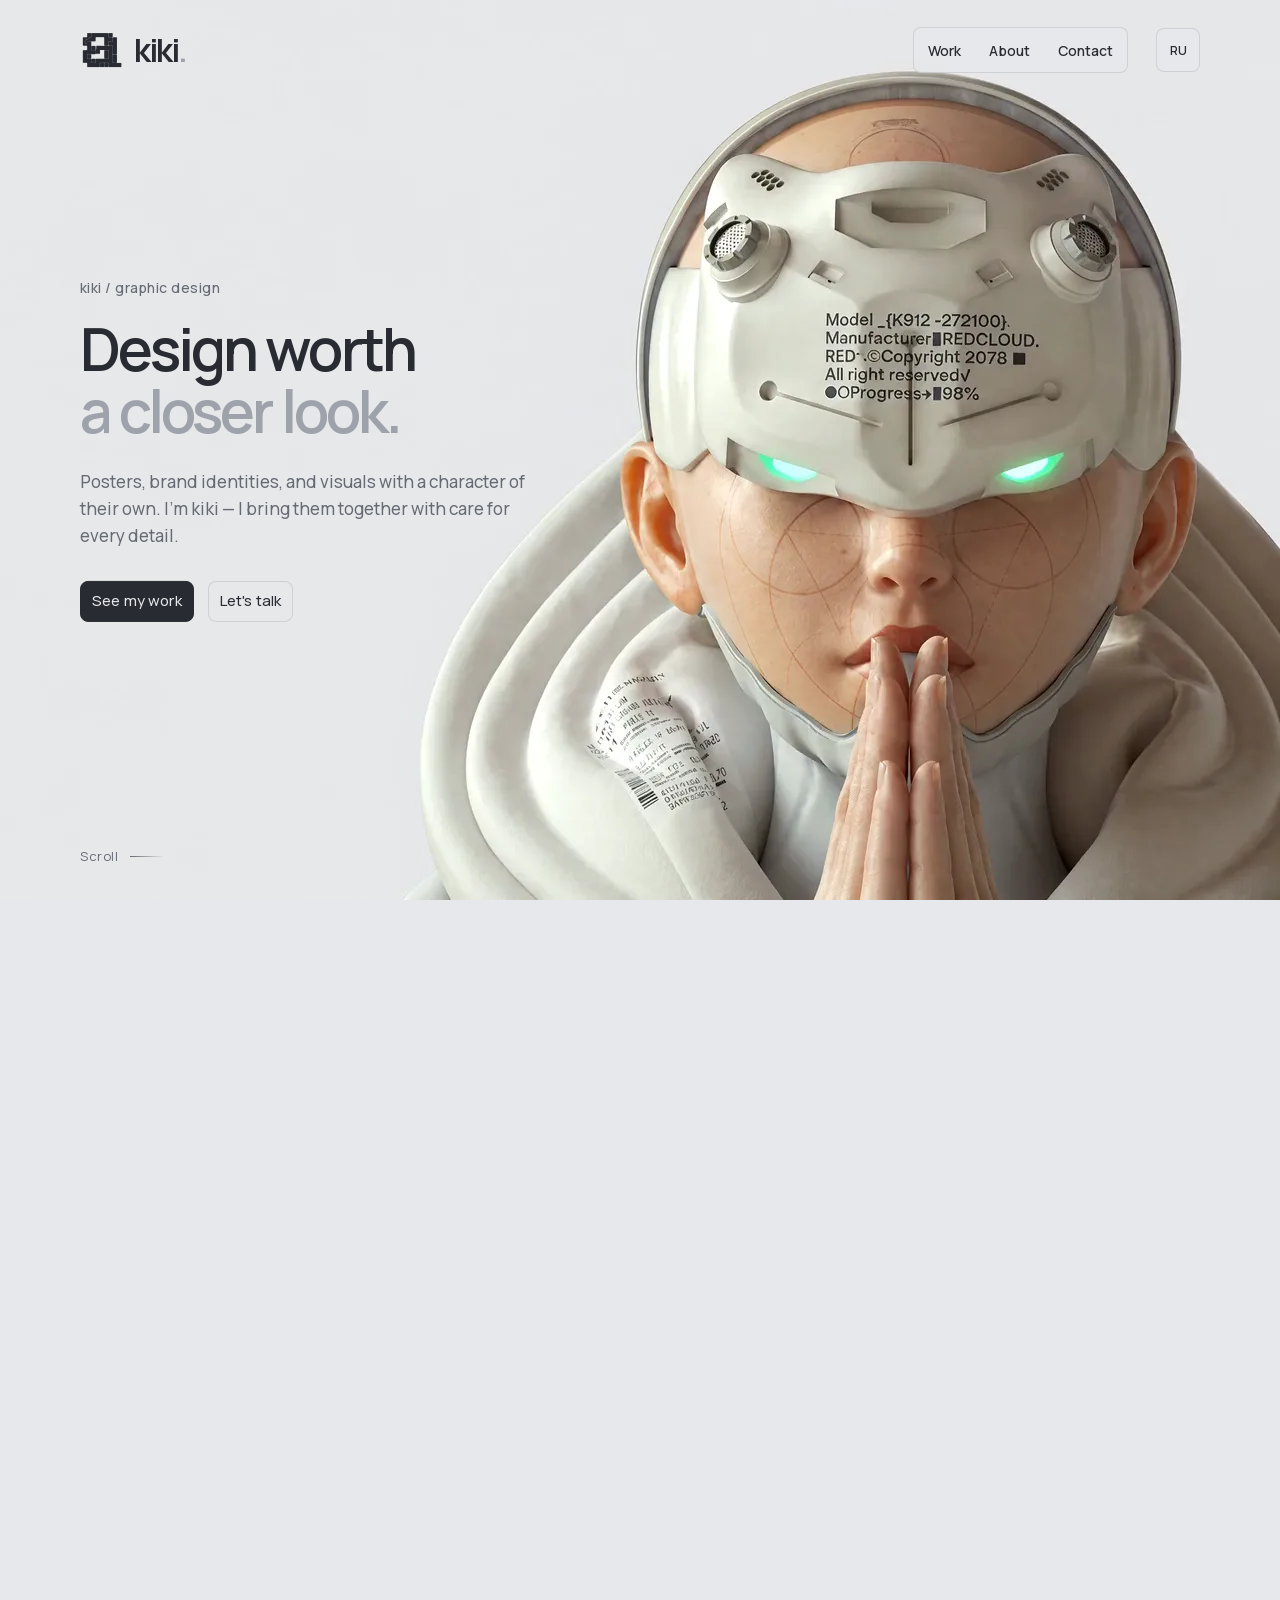
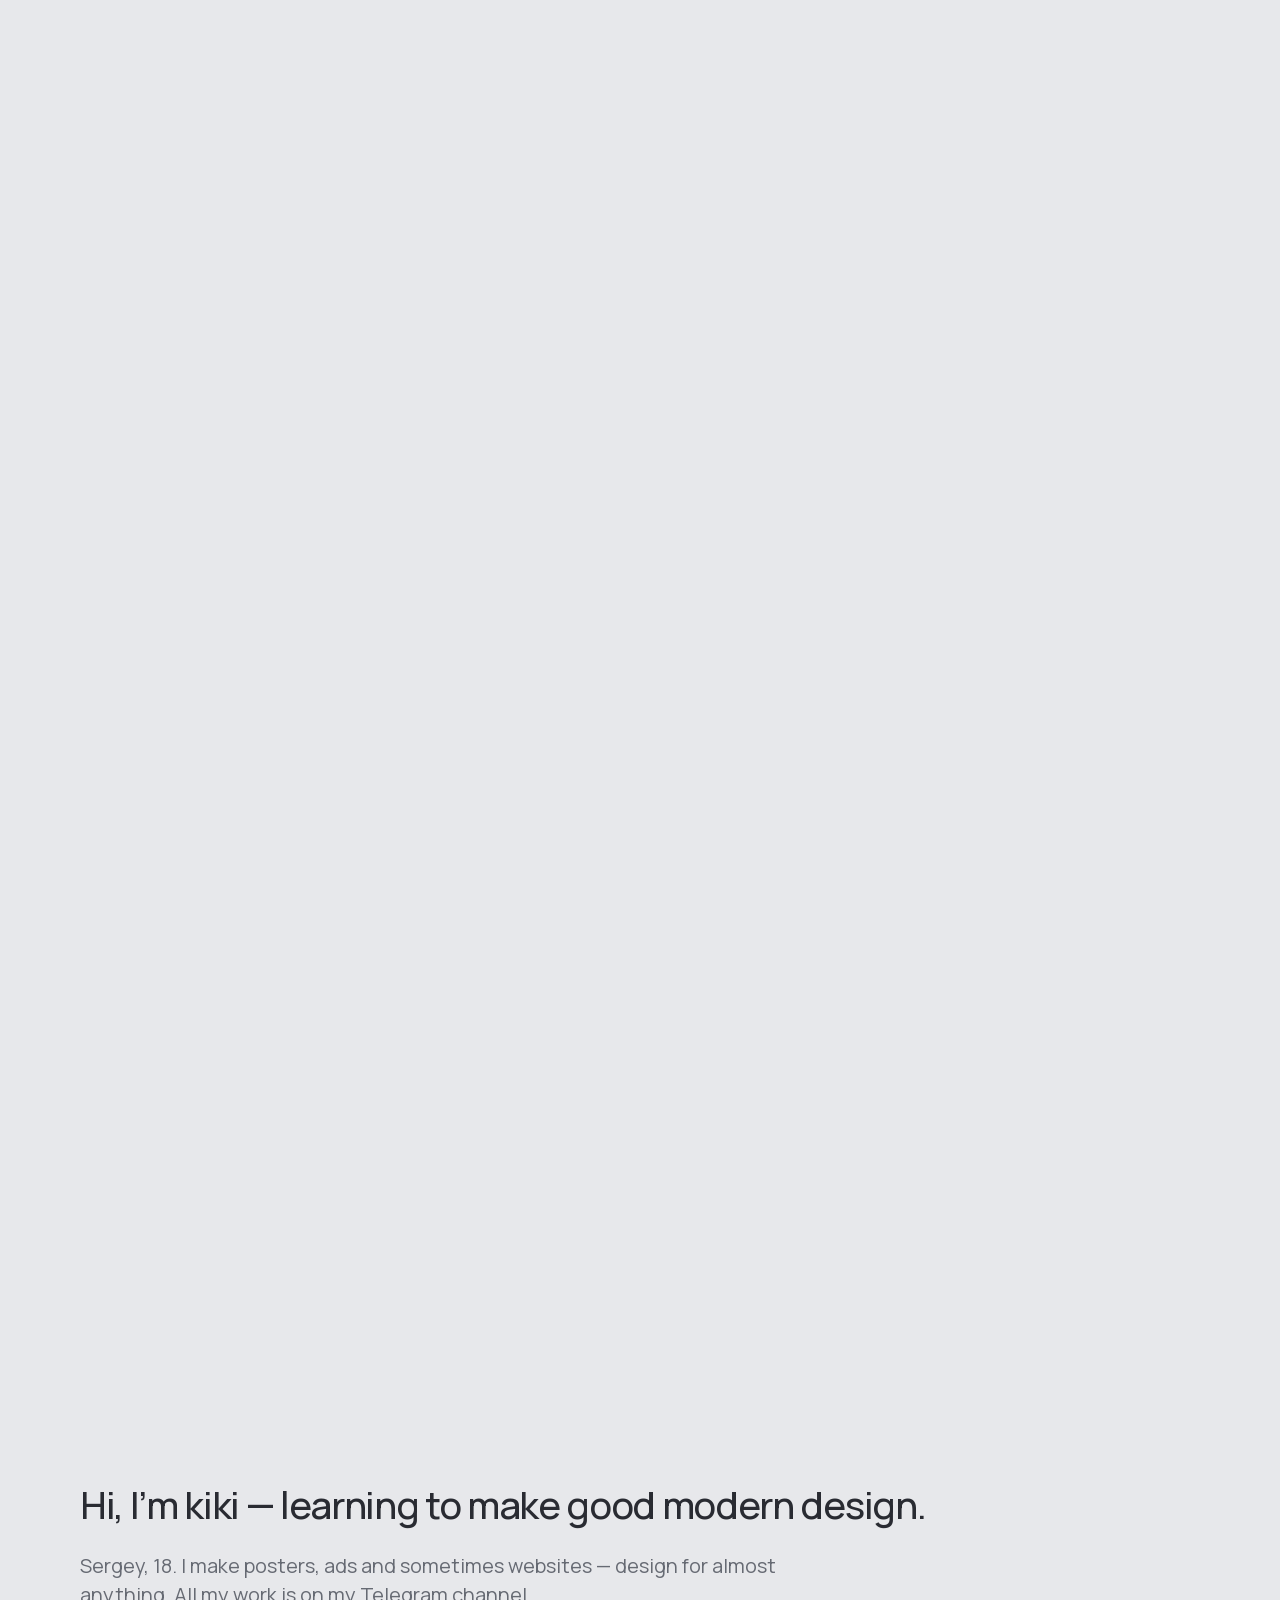
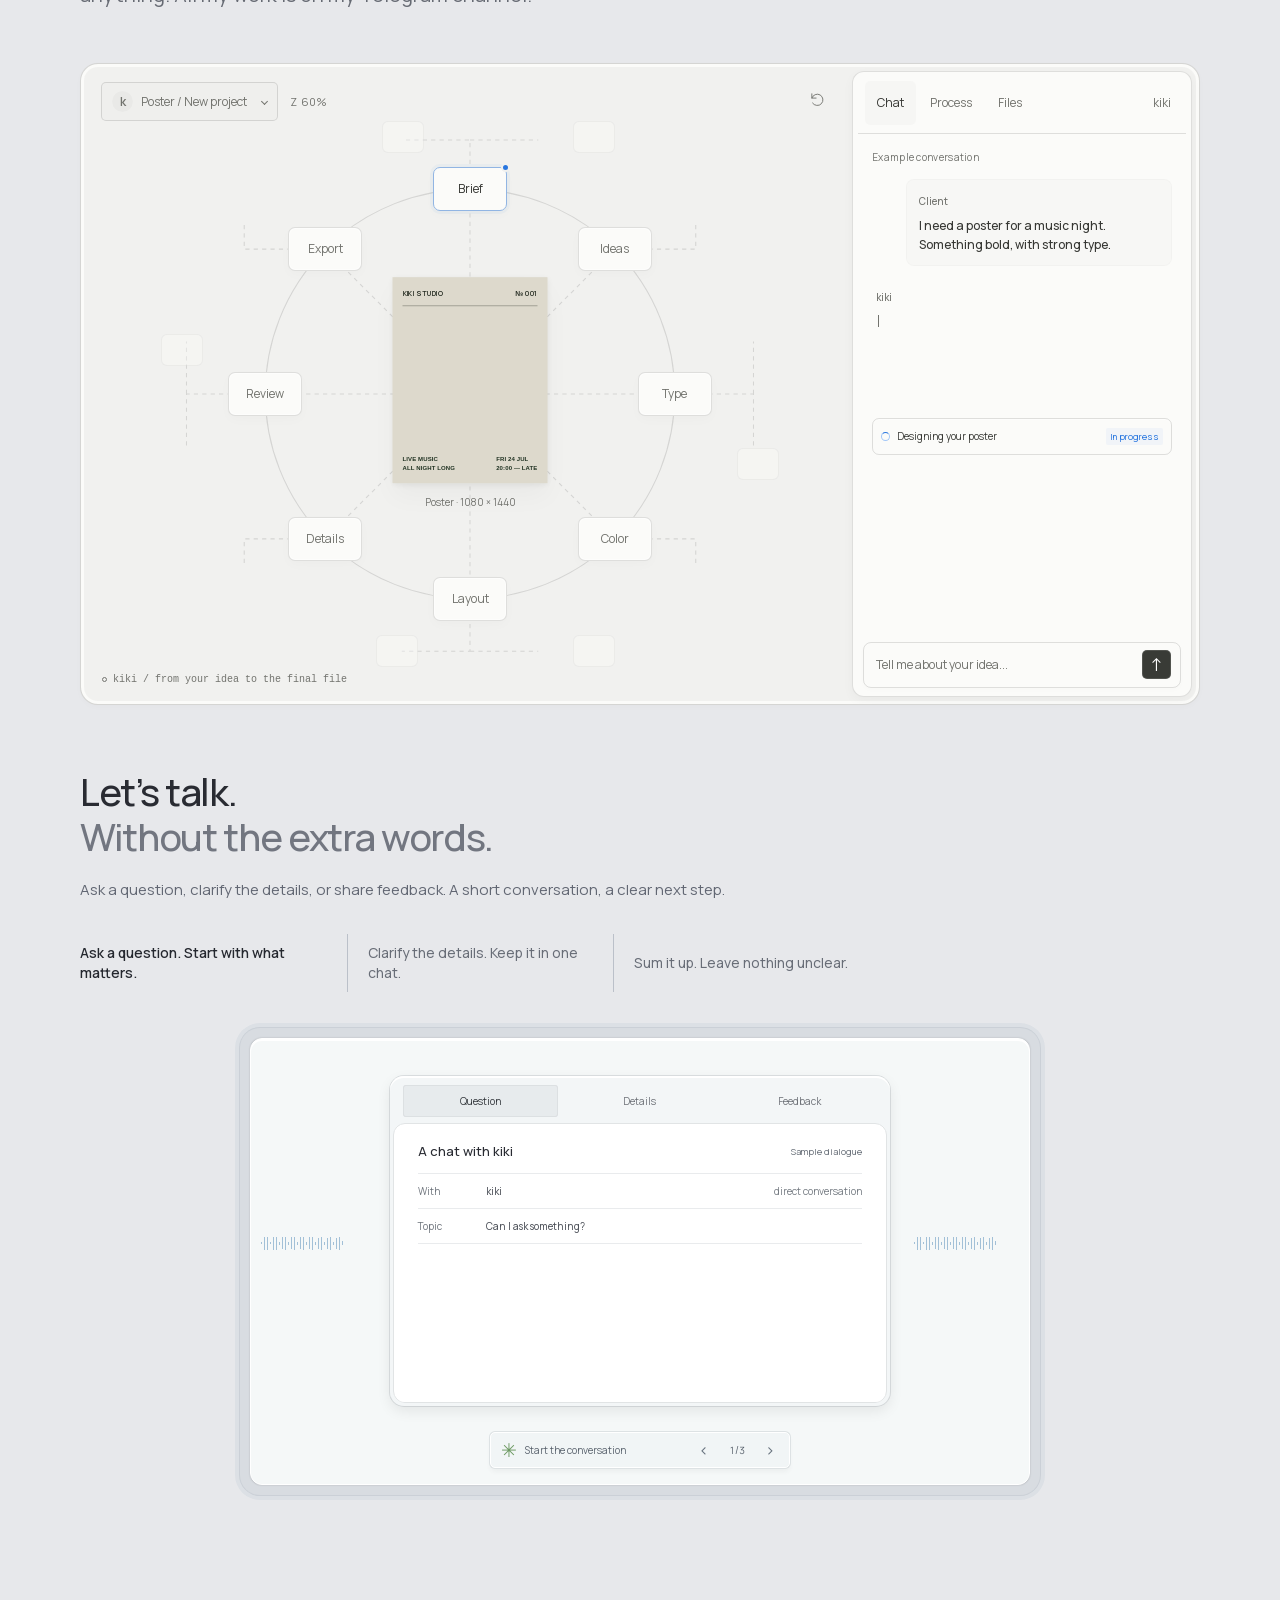
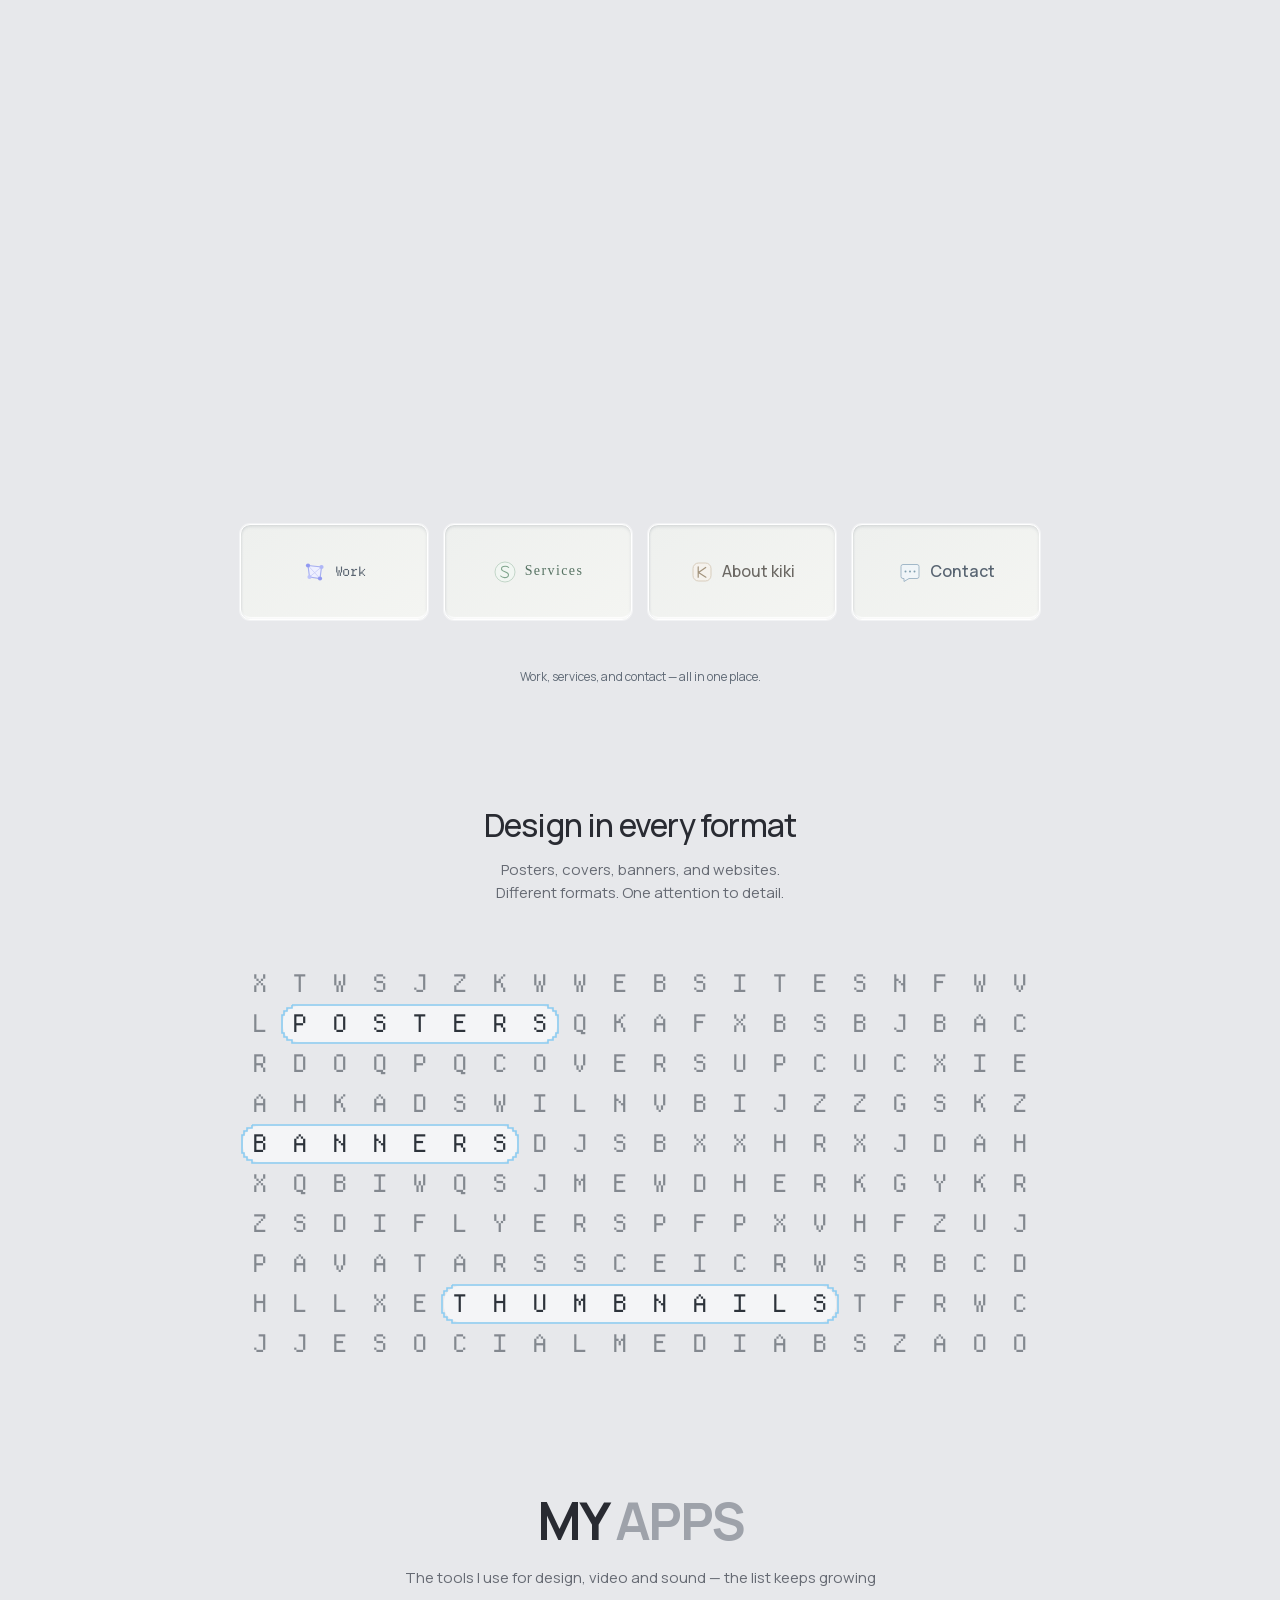
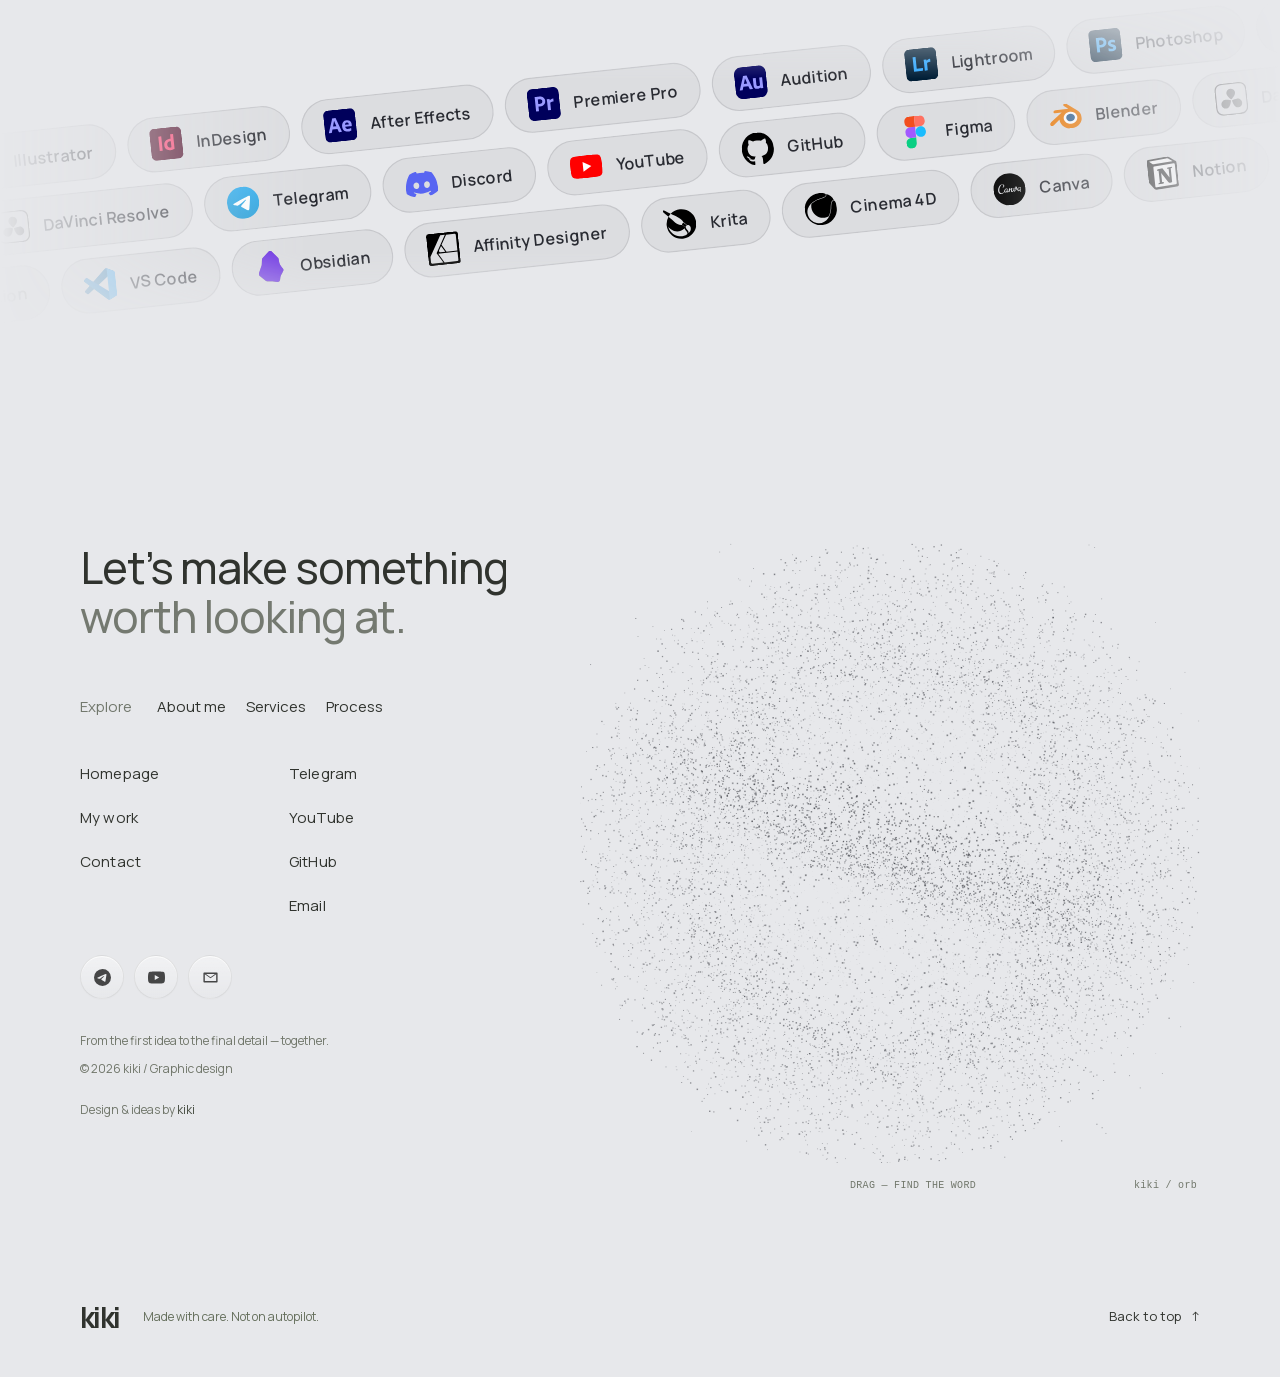
<file: index.html>
<!doctype html>
<html lang="en" data-theme="light">
  <head>
    <meta charset="utf-8" />
    <meta name="viewport" content="width=device-width, initial-scale=1, viewport-fit=cover" />
    <title>kiki — Graphic Designer</title>
    <meta
      name="description"
      content="kiki (Сергей, 18) — графический дизайнер: логотипы, айдентика, постеры и оформление соцсетей."
    />
    <link rel="icon" href="assets/favicons/favicon.ico" sizes="any" />
    <link rel="icon" type="image/png" sizes="16x16" href="assets/favicons/favicon-16.png" />
    <link rel="icon" type="image/png" sizes="32x32" href="assets/favicons/favicon-32.png" />
    <link rel="apple-touch-icon" sizes="180x180" href="assets/favicons/apple-touch-icon.png" />
    <link rel="stylesheet" href="css/base.css" />
    <link rel="stylesheet" href="css/gameboy.css" />
    <link rel="stylesheet" href="css/site.css" />
    <link rel="stylesheet" href="css/components/folders.css" />
    <link rel="stylesheet" href="css/components/mail.css" />
    <link rel="stylesheet" href="css/components/design-studio.css" />
    <link rel="stylesheet" href="css/components/portfolio-footer.css" />
    <link rel="stylesheet" href="css/components/community-glass.css" />
    <link rel="stylesheet" href="css/components/conversation-banner.css?v=6" />
    <link rel="stylesheet" href="css/components/word-formats.css" />
    <link rel="stylesheet" href="css/components/apps-marquee.css" />
    <link rel="stylesheet" href="css/components/intro-type.css" />
    <link rel="stylesheet" href="css/components/mini-cards.css?v=9" />
        <link rel="stylesheet" href="css/components/hero-welcome.css?v=creative1" />
    <link rel="stylesheet" href="css/components/kiki-hero.css" />
    <link rel="stylesheet" href="css/components/orb.css" />
    <link rel="stylesheet" href="css/mobile.css?v=1" />
  </head>
  <body>
    <!-- Turns the white background of the logo video into transparency and tints the mark with the site ink colour. -->
    <svg width="0" height="0" style="position:absolute" aria-hidden="true" focusable="false">
      <filter id="mark-ink" x="0" y="0" width="1" height="1" color-interpolation-filters="sRGB"><feColorMatrix type="matrix" values="0 0 0 0 0.161  0 0 0 0 0.169  0 0 0 0 0.196  -0.259 -0.873 -0.088 1.22 0"/></filter>
      <filter id="mark-ink-dark" x="0" y="0" width="1" height="1" color-interpolation-filters="sRGB"><feColorMatrix type="matrix" values="0 0 0 0 0.945  0 0 0 0 0.949  0 0 0 0 0.961  -0.259 -0.873 -0.088 1.22 0"/></filter>
    </svg>
    <main class="kiki-hero" id="hero" aria-labelledby="hero-title">
      <div class="kh-sticky">
        <video class="kh-idle" src="assets/hero/idle.mp4" poster="assets/hero/idle-poster.webp" autoplay muted loop playsinline preload="auto" aria-hidden="true" tabindex="-1" disablepictureinpicture></video>
        <canvas class="kh-canvas" aria-hidden="true"></canvas>
        <header class="welcome-header">
        <a class="welcome-wordmark" href="index.html" aria-label="kiki home"><i class="welcome-mark" aria-hidden="true"><video src="assets/brand/mark-loop.mp4" poster="assets/brand/mark-poster.webp" autoplay muted loop playsinline preload="auto" tabindex="-1" disablepictureinpicture></video></i>kiki<span aria-hidden="true">.</span></a>
        <nav class="welcome-nav" aria-label="Portfolio navigation">
          <a href="section.html?s=works" data-page-link data-welcome="navWork">Work</a>
          <a href="section.html?s=about" data-page-link data-welcome="navAbout">About</a>
          <a href="section.html?s=contact" data-page-link data-welcome="navContact">Contact</a>
        </nav>
        <button id="lang-toggle" class="welcome-lang ref-button" type="button" aria-label="Switch to Russian">RU</button>
      </header>
        <div class="kh-text">
          <p class="welcome-eyebrow" data-welcome="eyebrow">kiki / graphic design</p>
          <h1 id="hero-title"><span data-welcome="title0">Design worth</span><br /><span class="welcome-title-soft" data-welcome="title1">a closer look.</span></h1>
          <p class="welcome-description" data-welcome="description">Posters, brand identities, and visuals with a character of their own. I'm kiki — I bring them together with care for every detail.</p>
          <div class="welcome-actions">
            <a class="welcome-primary" href="section.html?s=works" data-page-link><span data-welcome="works">See my work</span></a>
            <a class="welcome-glass" href="section.html?s=contact" data-page-link><span class="glass-lens" aria-hidden="true"></span><span class="glass-reflection" aria-hidden="true"></span><span class="glass-label" data-welcome="contact">Let's talk</span></a>
          </div>
        </div>
        <div class="kh-hint" aria-hidden="true">Scroll<i></i></div>
      </div>
        </main>

    <section class="site-info" id="about">
      <div class="site-wrap">
<div class="site-intro">
          <h2 data-i18n="heroTitle"></h2>
          <p class="site-lead" data-i18n="heroLead"></p>
        </div>

        <section class="design-studio" id="design-studio" aria-label="Poster design process">
          <div class="studio-canvas">
            <div class="studio-toolbar"><span class="studio-project"><span class="studio-monogram">k</span><span data-studio="project">Poster / New project</span><span class="studio-chevron" aria-hidden="true"></span></span><span class="studio-zoom">Z&nbsp; 60%</span><button class="studio-replay" type="button" aria-label="Replay animation"><svg viewBox="0 0 24 24" aria-hidden="true"><path d="M4 10a8 8 0 1 1 1 7M4 4v6h6"/></svg></button></div>
            <div class="studio-map">
              <svg class="studio-connections" viewBox="0 0 600 520" aria-hidden="true">
                <circle cx="300" cy="260" r="195" class="studio-orbit"/>
                <g class="studio-rays"><path d="M300 260V65"/><path d="M300 260L438 122"/><path d="M300 260H495"/><path d="M300 260L438 398"/><path d="M300 260V455"/><path d="M300 260L162 398"/><path d="M300 260H105"/><path d="M300 260L162 122"/></g>
                <g class="studio-trails"><path d="M300 65V260"/><path d="M438 122L300 260"/><path d="M495 260H300"/><path d="M438 398L300 260"/><path d="M300 455V260"/><path d="M162 398L300 260"/><path d="M105 260H300"/><path d="M162 122L300 260"/></g>
                <g class="studio-branches"><path d="M300 65V18H235M300 18H365"/><path d="M105 260H30V310M30 260V210"/><path d="M495 260H570V310M570 260V210"/><path d="M300 455V505H235M300 505H365"/><path d="M162 122H85V95M438 122H515V95M162 398H85V425M438 398H515V425"/></g>
              </svg>
              <div class="studio-ghost ghost-1"></div><div class="studio-ghost ghost-2"></div><div class="studio-ghost ghost-3"></div><div class="studio-ghost ghost-4"></div><div class="studio-ghost ghost-5"></div><div class="studio-ghost ghost-6"></div>
              <div class="studio-node node-0" data-step="0"><span data-studio="step0">Brief</span><span class="node-indicator" aria-hidden="true"></span></div>
<div class="studio-node node-1" data-step="1"><span data-studio="step1">Ideas</span><span class="node-indicator" aria-hidden="true"></span></div>
<div class="studio-node node-2" data-step="2"><span data-studio="step2">Type</span><span class="node-indicator" aria-hidden="true"></span></div>
<div class="studio-node node-3" data-step="3"><span data-studio="step3">Color</span><span class="node-indicator" aria-hidden="true"></span></div>
<div class="studio-node node-4" data-step="4"><span data-studio="step4">Layout</span><span class="node-indicator" aria-hidden="true"></span></div>
<div class="studio-node node-5" data-step="5"><span data-studio="step5">Details</span><span class="node-indicator" aria-hidden="true"></span></div>
<div class="studio-node node-6" data-step="6"><span data-studio="step6">Review</span><span class="node-indicator" aria-hidden="true"></span></div>
<div class="studio-node node-7" data-step="7"><span data-studio="step7">Export</span><span class="node-indicator" aria-hidden="true"></span></div>
              <div class="studio-artboard"><div class="poster-design"><div class="poster-topline">KIKI STUDIO <span>№ 001</span></div><div class="poster-type">MAKE<br><span>SOME</span><br>NOISE.</div><div class="poster-shape" aria-hidden="true"></div><div class="poster-footer"><span>LIVE MUSIC<br>ALL NIGHT LONG</span><span>FRI 24 JUL<br>20:00 — LATE</span></div></div><span class="artboard-label" data-studio="artboard">Poster · 1080 × 1440</span></div>
            </div>
            <div class="studio-footnote"><span class="studio-live-dot" aria-hidden="true"></span><span data-studio="footnote">kiki / from your idea to the final file</span></div>
          </div>
          <div class="studio-chat">
            <div class="studio-chat-tabs" role="tablist" aria-label="Project views"><button class="active" type="button" role="tab" aria-selected="true" aria-controls="studio-chat-panel" id="studio-tab-chat" data-view="chat" data-studio="chatTab">Chat</button><button type="button" role="tab" aria-selected="false" aria-controls="studio-process-panel" id="studio-tab-process" data-view="process" data-studio="processTab">Process</button><button type="button" role="tab" aria-selected="false" aria-controls="studio-files-panel" id="studio-tab-files" data-view="files" data-studio="filesTab">Files</button><span class="studio-chat-name">kiki</span></div>
            <div class="studio-chat-body" id="studio-chat-panel" role="tabpanel" aria-labelledby="studio-tab-chat">
              <span class="studio-demo-label" data-studio="demo">Example conversation</span>
              <div class="studio-message client"><span class="message-author" data-studio="client">Client</span><p data-studio="request">I need a poster for a music night. Something bold, with strong type.</p></div>
              <div class="studio-message designer"><span class="message-author">kiki</span><p class="studio-typed"></p></div>
              <div class="studio-task"><span class="studio-spinner" aria-hidden="true"></span><span data-studio="task">Designing your poster</span><span class="studio-task-status" data-studio="running">In progress</span></div>
              <div class="studio-message final"><span class="message-author">kiki</span><p data-studio="done">Here’s the first version. What do you think? We can adjust the colors and details together.</p><div class="studio-attachment"><span class="attachment-icon" aria-hidden="true">↗</span><span>music-night.pdf<small data-studio="attachment">First version · ready for review</small></span></div></div>
            </div>
            <div class="studio-extra-panel" id="studio-process-panel" role="tabpanel" aria-labelledby="studio-tab-process" hidden><span class="studio-demo-label" data-studio="processHeading">From idea to finished poster</span><ol class="studio-process-list"><li data-studio="step0">Brief</li><li data-studio="step1">Ideas</li><li data-studio="step2">Type</li><li data-studio="step3">Color</li><li data-studio="step4">Layout</li><li data-studio="step5">Details</li><li data-studio="step6">Review</li><li data-studio="step7">Export</li></ol><p data-studio="processNote">You’re part of every step. We discuss, refine, and make it yours.</p></div>
            <div class="studio-extra-panel" id="studio-files-panel" role="tabpanel" aria-labelledby="studio-tab-files" hidden><span class="studio-demo-label" data-studio="filesHeading">Example deliverables</span><div class="studio-file"><span>music-night.pdf</span><small data-studio="print">Print-ready poster</small></div><div class="studio-file"><span>music-night.png</span><small data-studio="social">Version for social media</small></div><p data-studio="filesNote">Final formats are agreed on for each project.</p></div>
            <a class="studio-chat-compose" href="https://t.me/Kik1el" target="_blank" rel="noopener"><span data-studio="cta">Tell me about your idea...</span><span class="compose-arrow" aria-hidden="true">↑</span></a>
          </div>
        </section>

        <section class="conversation-banner" id="conversation" aria-labelledby="conversation-title">
          <header class="cb-intro">
            <h2 id="conversation-title"><span data-cb="title"></span><br><span class="cb-soft" data-cb="titleSoft"></span></h2>
            <p data-cb="intro"></p>
          </header>
          <div class="cb-tabs" role="tablist" aria-label="Project stages">
            <button type="button" role="tab" id="cb-tab-0" aria-controls="cb-panel" aria-selected="true" data-cb-step="0"><span data-cb="tab0"></span><i class="cb-tab-progress" aria-hidden="true"></i></button>
            <button type="button" role="tab" id="cb-tab-1" aria-controls="cb-panel" aria-selected="false" tabindex="-1" data-cb-step="1"><span data-cb="tab1"></span><i class="cb-tab-progress" aria-hidden="true"></i></button>
            <button type="button" role="tab" id="cb-tab-2" aria-controls="cb-panel" aria-selected="false" tabindex="-1" data-cb-step="2"><span data-cb="tab2"></span><i class="cb-tab-progress" aria-hidden="true"></i></button>
          </div>
          <div class="cb-frame" id="cb-panel" role="tabpanel" aria-labelledby="cb-tab-0" tabindex="0">
            <div class="cb-canvas">
              <div class="cb-scene cb-conversation" data-scene="0">
                <div class="cb-signal cb-signal-left" aria-hidden="true"></div><div class="cb-signal cb-signal-right" aria-hidden="true"></div>
                <article class="cb-dialog-card">
                  <nav class="cb-mini-tabs" aria-label="Conversation topics"><button type="button" data-chat="0" aria-pressed="true" data-cb="chat0"></button><button type="button" data-chat="1" aria-pressed="false" data-cb="chat1"></button><button type="button" data-chat="2" aria-pressed="false" data-cb="chat2"></button></nav>
                  <div class="cb-dialog-paper">
                    <header class="cb-dialog-header"><strong data-cb="dialogTitle"></strong><span class="cb-example" data-cb="example"></span></header>
                    <div class="cb-meta"><span data-cb="to"></span><b>kiki</b><span data-cb="chatContext"></span></div>
                    <div class="cb-meta"><span data-cb="subject"></span><b data-cb="subjectText"></b></div>
                    <div class="cb-dialog-messages"><p class="cb-question"><span data-cb="you"></span><span data-cb="request"></span></p><p class="cb-response"><span>kiki</span><span class="cb-typed"></span><i class="cb-typing-caret" aria-hidden="true"></i></p></div>
                    <div class="cb-paper-fade" aria-hidden="true"></div>
                  </div>
                </article>
                <div class="cb-project-pager"><span class="cb-pixel-icon" aria-hidden="true">✳</span><span data-cb="projectName"></span><button type="button" class="cb-prev" aria-label="Previous example">‹</button><span class="cb-counter">1/3</span><button type="button" class="cb-next" aria-label="Next example">›</button></div>
              </div>
              <div class="cb-scene cb-board" data-scene="1" hidden>
                <div class="cb-task-card"><div class="cb-task-row"><span class="cb-status review" data-cb="review"></span><div><span data-cb-task="0"></span><small data-cb="byKiki"></small></div></div><div class="cb-task-row"><span class="cb-status running" data-cb="running"></span><div><span data-cb-task="1"></span><small data-cb="byKiki"></small></div></div><div class="cb-task-row"><span class="cb-status complete" data-cb="complete"></span><div><span data-cb-task="2"></span><small data-cb="byKiki"></small></div></div><div class="cb-task-row"><span class="cb-status waiting" data-cb="waiting"></span><div><span data-cb-task="3"></span><small data-cb="together"></small></div></div></div>
                <div class="cb-board-line" aria-hidden="true"></div>
                <div class="cb-categories"><button type="button" data-category="0" aria-pressed="true"><span class="cb-counts"><i></i><span data-cb="topicBadge"></span></span><span data-cb="category0"></span></button><button type="button" data-category="1" aria-pressed="false"><span class="cb-counts"><i></i><span data-cb="topicBadge"></span></span><span data-cb="category1"></span></button><button type="button" data-category="2" aria-pressed="false"><span class="cb-counts"><i></i><span data-cb="topicBadge"></span></span><span data-cb="category2"></span></button><button type="button" data-category="3" aria-pressed="false"><span class="cb-counts"><i></i><span data-cb="topicBadge"></span></span><span data-cb="category3"></span></button><button type="button" data-category="4" aria-pressed="false"><span class="cb-counts"><i></i><span data-cb="topicBadge"></span></span><span data-cb="category4"></span></button></div>
              </div>
              <div class="cb-scene cb-flow" data-scene="2" hidden>
                <aside class="cb-flow-sidebar"><h3 data-cb="flowTitle"></h3><div class="cb-flow-field"><span data-cb="name"></span><div data-cb="flowName"></div></div><div class="cb-flow-field"><span data-cb="briefLabel"></span><p data-cb="brief"></p></div><div class="cb-flow-extra" hidden><strong data-cb="extraTitle"></strong><p data-cb="extraText"></p></div></aside>
                <div class="cb-tree">
                  <button type="button" class="cb-add cb-add-idea" data-flow-action="idea"><span class="cb-tooltip" data-cb="addIdea"></span><span class="cb-plus" aria-hidden="true"></span></button>
                  <div class="cb-tree-stem" aria-hidden="true"></div><div class="cb-tree-node cb-tree-main"><span class="cb-node-icon" aria-hidden="true"><i></i><i></i><i></i><i></i><i></i><i></i><i></i><i></i><i></i></span><div><b>kiki</b><small data-cb="designer"></small></div></div>
                  <div class="cb-tree-stem cb-long-stem" aria-hidden="true"></div><button type="button" class="cb-add" data-flow-action="details"><span class="cb-tooltip" data-cb="addDetails"></span><span class="cb-plus" aria-hidden="true"></span></button>
                  <div class="cb-tree-branches" aria-hidden="true"><i></i><i></i><i></i></div>
                  <div class="cb-tree-children"><button type="button" class="cb-tree-node" data-flow-action="idea"><span class="cb-node-icon" aria-hidden="true"><i></i><i></i><i></i><i></i><i></i><i></i><i></i><i></i><i></i></span><span><b data-cb="node0"></b><small data-cb="nodeSub0"></small></span></button><button type="button" class="cb-tree-node" data-flow-action="style"><span class="cb-node-icon" aria-hidden="true"><i></i><i></i><i></i><i></i><i></i><i></i><i></i><i></i><i></i></span><span><b data-cb="node1"></b><small data-cb="nodeSub1"></small></span></button><button type="button" class="cb-tree-node" data-flow-action="files"><span class="cb-node-icon" aria-hidden="true"><i></i><i></i><i></i><i></i><i></i><i></i><i></i><i></i><i></i></span><span><b data-cb="node2"></b><small data-cb="nodeSub2"></small></span></button></div>
                  <div class="cb-apps"><img src="assets/icons/apps/photoshop.svg" alt="Photoshop"><img src="assets/icons/apps/illustrator.svg" alt="Illustrator"><img src="assets/icons/apps/indesign.svg" alt="InDesign"><span class="cb-apps-divider"></span><a href="https://t.me/Kik1el" target="_blank" rel="noopener" aria-label="Telegram"><img src="assets/icons/social/telegram.svg" alt=""></a><span data-cb="andYou"></span></div>
                </div>
              </div>
            </div>
          </div>
        </section>

        <section class="mail-block" id="mail" aria-labelledby="mail-title">
          <div class="mail-visual" data-aos="fade-right" aria-hidden="true">
            <div class="mail-stage" data-mail-stage>
              <div class="mail-cols"><i></i><i></i><i></i></div>
              <article class="mail-card mail-preview">
                <header class="mail-card-head">
                  <svg class="mail-gmail" viewBox="0 0 48 36" aria-hidden="true">
                    <path fill="#4285f4" d="M3.3 36h7.6V17.5L0 9.3v23.4C0 34.5 1.5 36 3.3 36z" />
                    <path fill="#34a853" d="M37.1 36h7.6c1.8 0 3.3-1.5 3.3-3.3V9.3l-10.9 8.2z" />
                    <path fill="#fbbc04" d="M37.1 3.3v14.2L48 9.3V4.9c0-4-4.6-6.3-7.8-3.9z" />
                    <path fill="#ea4335" d="M10.9 17.5V3.3L24 13.1l13.1-9.8v14.2L24 27.3z" />
                    <path fill="#c5221f" d="M0 4.9v4.4l10.9 8.2V3.3L7.8 1C4.6-1.4 0 .9 0 4.9z" /></svg
                  ><span data-i18n="mailPreview">New message</span>
                </header>
                <div class="mail-row">
                  <span data-i18n="mailTo">To</span>
                  <p><b>kiki</b> f7707111@gmail.com</p>
                </div>
                <div class="mail-row">
                  <span data-i18n="mailFrom">From</span>
                  <p><b data-i18n="mailYou">You</b> <span data-i18n="mailYouMail">hello@yourmail.com</span></p>
                </div>
                <div class="mail-row">
                  <span data-i18n="mailSubject">Subject</span>
                  <p><b data-i18n="mailSubjectText">Poster for our event</b></p>
                </div>
                <div class="mail-body"><p data-mail-type></p></div>
              </article>
              <article class="mail-card mail-status">
                <header class="mail-status-head"><span data-i18n="mailStatusTitle">Letter status</span><i>×</i></header>
                <div class="mail-status-inner">
                  <small data-i18n="mailChance">Chance of reply</small>
                  <div class="mail-big">
                    <strong data-mail-count>0%</strong><em data-i18n="mailBadge">personally</em>
                  </div>
                  <div class="mail-bar"><i data-mail-bar></i></div>
                  <ul class="mail-steps">
                    <li class="mail-step" data-step>
                      <span data-i18n="mailStep1">Sent</span
                      ><b class="mail-tick"
                        ><svg viewBox="0 0 12 12" aria-hidden="true">
                          <path
                            d="M2.5 6.4 5 8.8l4.5-5.3"
                            fill="none"
                            stroke="currentColor"
                            stroke-width="1.6"
                            stroke-linecap="round"
                            stroke-linejoin="round"
                          /></svg
                      ></b>
                    </li>
                    <li class="mail-step" data-step>
                      <span data-i18n="mailStep2">Delivered</span
                      ><b class="mail-tick"
                        ><svg viewBox="0 0 12 12" aria-hidden="true">
                          <path
                            d="M2.5 6.4 5 8.8l4.5-5.3"
                            fill="none"
                            stroke="currentColor"
                            stroke-width="1.6"
                            stroke-linecap="round"
                            stroke-linejoin="round"
                          /></svg
                      ></b>
                    </li>
                    <li class="mail-step" data-step>
                      <span data-i18n="mailStep3">Read by kiki</span
                      ><b class="mail-tick"
                        ><svg viewBox="0 0 12 12" aria-hidden="true">
                          <path
                            d="M2.5 6.4 5 8.8l4.5-5.3"
                            fill="none"
                            stroke="currentColor"
                            stroke-width="1.6"
                            stroke-linecap="round"
                            stroke-linejoin="round"
                          /></svg
                      ></b>
                    </li>
                    <li class="mail-step" data-step>
                      <span data-i18n="mailStep4">Reply</span><b class="mail-typing"><i></i><i></i><i></i></b>
                    </li>
                  </ul>
                  <span class="mail-fake-btn" data-i18n="mailView">Open letter</span>
                </div>
              </article>
            </div>
          </div>
          <div class="mail-copy" data-aos="fade-left">
            <p class="mail-kicker" data-i18n="mailKicker">Gmail / Mail</p>
            <h2 id="mail-title" data-i18n="mailTitle">Prefer email? <span>Write to me on Gmail</span></h2>
            <p class="mail-lead" data-i18n="mailLead"></p>
            <div class="mail-actions">
              <a class="mail-action" href="mailto:f7707111@gmail.com"
                ><span class="mail-num">1.1</span><span class="mail-label" data-i18n="mailAct1">Write a letter</span
                ><span class="mail-plus"
                  ><svg viewBox="0 0 12 12" aria-hidden="true">
                    <path
                      d="M6 1.5v9M1.5 6h9"
                      stroke="currentColor"
                      stroke-width="1.3"
                      stroke-linecap="round"
                    /></svg></span
              ></a>
              <a
                class="mail-action"
                href="https://mail.google.com/mail/?view=cm&amp;fs=1&amp;to=f7707111@gmail.com"
                target="_blank"
                rel="noopener"
                ><span class="mail-num">1.2</span><span class="mail-label" data-i18n="mailAct2">Open in Gmail</span
                ><span class="mail-plus"
                  ><svg viewBox="0 0 12 12" aria-hidden="true">
                    <path
                      d="M6 1.5v9M1.5 6h9"
                      stroke="currentColor"
                      stroke-width="1.3"
                      stroke-linecap="round"
                    /></svg></span
              ></a>
              <button class="mail-action" type="button" data-mail-copy>
                <span class="mail-num">1.3</span
                ><span class="mail-label"
                  ><span data-i18n="mailAct3">Copy address</span> <em>f7707111@gmail.com</em></span
                ><span class="mail-plus"
                  ><svg viewBox="0 0 12 12" aria-hidden="true">
                    <path d="M6 1.5v9M1.5 6h9" stroke="currentColor" stroke-width="1.3" stroke-linecap="round" /></svg
                ></span>
              </button>
            </div>
          </div>
        </section>
        <div class="site-wrap site-community">
          <article class="community-card" data-aos="fade-right">
            <div class="community-kicker">GitHub</div>
            <h2 data-i18n="githubTitle">Like what you see?</h2>
            <p data-i18n="githubText"></p>
            <a class="ref-button community-button" href="https://github.com/f7707111-rgb" target="_blank" rel="noopener"
              ><img src="assets/icons/social/github.svg" alt="" /><span data-i18n="githubButton">GitHub</span></a
            >
          </article>
          <article class="community-card" data-aos="fade-left">
            <div class="community-kicker">Community</div>
            <h2 data-i18n="communityTitle"></h2>
            <p data-i18n="communityText"></p>
            <div class="community-links">
              <a class="community-link" href="https://t.me/Kik1el" target="_blank" rel="noopener"
                ><span data-i18n="discordLink">Message me</span><span>›</span></a
              ><a class="community-link" href="https://www.youtube.com/@feduk1-c6z" target="_blank" rel="noopener"
                ><span data-i18n="siteLink">YouTube</span><span>›</span></a
              >
            </div>
          </article>
        </div>
      </div>
    </section>

      <section class="site-wrap folders" id="about-kiki" aria-labelledby="about-kiki-title">
        <header class="folders-head" data-aos="fade-right">
          <h2 id="about-kiki-title" data-i18n="aboutTitle">About me</h2>
          <p data-i18n="aboutLead"></p>
        </header>
        <div class="folders-grid" data-folders data-aos="fade-up"></div>
      </section>
    <nav class="mini-cards site-wrap" id="quick-links" aria-label="Portfolio sections">
      <div class="mc-grid">
        <a class="mini-card" href="section.html?s=works" data-page-link data-mini-card="works"><span class="mc-surface"><span class="mc-light" aria-hidden="true"></span><span class="mc-brand"><svg class="mc-icon" viewBox="0 0 24 24" aria-hidden="true"><path d="M5 5.5 18.5 7 17 18.5 6.5 17Z" fill="#eef0ff" stroke="#a7aff0" stroke-width="1.15"/><path d="M5 5.5 17 18.5M18.5 7 6.5 17" stroke="#c8ccf8" stroke-width=".8"/><circle cx="5" cy="5.5" r="2.1" fill="#9199f1"/><circle cx="18.5" cy="7" r="2.1" fill="#afb6f6"/><circle cx="17" cy="18.5" r="2.1" fill="#9199f1"/><circle cx="6.5" cy="17" r="2.1" fill="#bdc3fa"/></svg><span data-mini="works">Работы</span></span><span class="mc-chip" aria-hidden="true"><span data-mini="open">Открыть</span><span>↗</span></span></span></a>
        <a class="mini-card" href="section.html?s=services" data-page-link data-mini-card="services"><span class="mc-surface"><span class="mc-light" aria-hidden="true"></span><span class="mc-brand"><svg class="mc-icon" viewBox="0 0 24 24" aria-hidden="true"><circle cx="12" cy="12" r="10" fill="#f1f6f2" stroke="#bed3c4" stroke-width=".9"/><path d="M15.7 7.5c-.9-.9-2.1-1.2-3.6-1.2-2.1 0-3.6 1-3.6 2.7 0 3.3 7 2.2 7 5.7 0 1.7-1.6 2.9-3.9 2.9-1.6 0-2.9-.5-3.9-1.6" fill="none" stroke="#80a58d" stroke-width="1.05" stroke-linecap="round"/></svg><span data-mini="services">Услуги</span></span><span class="mc-chip" aria-hidden="true"><span data-mini="open">Открыть</span><span>↗</span></span></span></a>
        <a class="mini-card" href="section.html?s=about" data-page-link data-mini-card="about"><span class="mc-surface"><span class="mc-light" aria-hidden="true"></span><span class="mc-brand"><svg class="mc-icon" viewBox="0 0 24 24" aria-hidden="true"><rect x="3" y="3" width="18" height="18" rx="5.5" fill="#f5f2ed" stroke="#d5c9b7" stroke-width=".9"/><path d="M8.2 6.8v10.4m7.5-9.7-7.2 5.1 7.4 4.6" fill="none" stroke="#a2937c" stroke-width="1.2" stroke-linecap="round" stroke-linejoin="round"/></svg><span data-mini="about">Обо мне</span></span><span class="mc-chip" aria-hidden="true"><span data-mini="open">Открыть</span><span>↗</span></span></span></a>
        <a class="mini-card" href="section.html?s=contact" data-page-link data-mini-card="contact"><span class="mc-surface"><span class="mc-light" aria-hidden="true"></span><span class="mc-brand"><svg class="mc-icon" viewBox="0 0 24 24" aria-hidden="true"><path d="M5 4.5h14a2 2 0 0 1 2 2v10a2 2 0 0 1-2 2h-8l-5 3v-3H5a2 2 0 0 1-2-2v-10a2 2 0 0 1 2-2Z" fill="#f0f5f8" stroke="#a2b8c8" stroke-width="1" stroke-linejoin="round"/><circle cx="7.5" cy="11.5" r="1" fill="#819fae"/><circle cx="12" cy="11.5" r="1" fill="#819fae"/><circle cx="16.5" cy="11.5" r="1" fill="#819fae"/></svg><span data-mini="contact">Контакт</span></span><span class="mc-chip" aria-hidden="true"><span data-mini="open">Открыть</span><span>↗</span></span></span></a>
      </div>
      <p class="mc-caption" data-mini="caption">Работы, услуги и контакты — всё рядом.</p>
    </nav>
    <section class="word-formats site-wrap" id="design-formats" aria-labelledby="formats-title">
      <header class="wf-heading">
        <h2 id="formats-title" data-wf="title">Design in every format</h2>
        <p data-wf="intro">Posters, covers, banners, and websites.<br>Different formats. One attention to detail.</p>
      </header>
      <div class="wf-board" aria-hidden="true"><div class="wf-letters"></div><div class="wf-highlights"></div></div>
      <p class="wf-accessible" data-wf="accessible"></p>
    </section>
    <section class="apps-banner" id="apps" aria-labelledby="apps-title">
      <div class="ab-heading">
        <h2 id="apps-title">Мои <span>программы</span></h2>
        <p id="apps-intro">Использую самые популярные инструменты для дизайна, видео и звука — список постоянно пополняется</p>
      </div>
      <div class="ab-mq" aria-hidden="true"><div class="ab-rows" id="ab-rows"></div></div>
    </section>
    <footer class="portfolio-footer" id="contact" aria-labelledby="footer-title">
      <div class="footer-grid-pattern" aria-hidden="true"></div>
      <div class="site-wrap footer-layout">
        <div class="footer-copy">
          <h2 id="footer-title"><span data-i18n="endTitle">Let’s make something</span> <span class="footer-title-soft" data-i18n="endTitleSoft">worth looking at.</span></h2>
          <nav class="footer-project-links" aria-label="Explore">
            <span data-i18n="endExplore">Explore</span>
            <a href="section.html?s=about" data-page-link data-i18n="endAbout">About me</a>
            <a href="section.html?s=services" data-page-link data-i18n="endServices">Services</a>
            <a href="section.html?s=process" data-page-link data-i18n="endProcess">Process</a>
          </nav>
          <div class="footer-nav-columns">
            <nav aria-label="Website">
              <a href="index.html#about" data-i18n="endHome">Homepage</a>
              <a href="https://t.me/KikiVisual" target="_blank" rel="noopener" data-i18n="endWork">My work</a>
              <a href="section.html?s=contact" data-page-link data-i18n="endContact">Contact</a>
            </nav>
            <nav aria-label="Social and contact">
              <a href="https://t.me/Kik1el" target="_blank" rel="noopener">Telegram</a>
              <a href="https://www.youtube.com/@feduk1-c6z" target="_blank" rel="noopener">YouTube</a>
              <a href="https://github.com/f7707111-rgb" target="_blank" rel="noopener">GitHub</a>
              <a href="mailto:f7707111@gmail.com">Email</a>
            </nav>
          </div>
          <nav class="footer-socials" aria-label="Social links">
            <a href="https://t.me/Kik1el" target="_blank" rel="noopener" aria-label="Telegram"><img src="assets/icons/social/telegram.svg" alt="" /></a>
            <a href="https://www.youtube.com/@feduk1-c6z" target="_blank" rel="noopener" aria-label="YouTube"><img src="assets/icons/social/youtube.svg" alt="" /></a>
            <a href="mailto:f7707111@gmail.com" aria-label="Email"><img src="assets/icons/social/mail.svg" alt="" /></a>
          </nav>
          <div class="footer-meta"><p data-i18n="endPersonal">From the first idea to the final detail — together.</p><p>© 2026 kiki <span data-i18n="endRole">/ Graphic design</span></p><p class="footer-credit"><span data-i18n="endMade">Design &amp; ideas by</span> <a href="section.html?s=about" data-page-link>kiki</a></p></div>
        </div>
        <div class="footer-card-perspective footer-orb-wrap">
          <div class="kiki-orb" data-orb data-word="kiki" role="img" aria-label="Interactive particle sphere: turn it until the word kiki appears"><canvas aria-hidden="true"></canvas></div>
          <p class="footer-card-caption"><span class="hint-find">DRAG — FIND THE WORD</span><span class="hint-found">FOUND IT — kiki</span><span>kiki / orb</span></p>
        </div>
      </div>
      <div class="footer-bottom"><div class="site-wrap"><a href="index.html#about" class="footer-wordmark" aria-label="kiki homepage">kiki</a><span data-i18n="endBottom">Made with care. Not on autopilot.</span><a href="#about" class="footer-top-link"><span data-i18n="endTop">Back to top</span><span aria-hidden="true">↑</span></a></div></div>
    </footer>

    <!-- data -->
    <script>(function(){var v=document.querySelector('.welcome-mark video');if(v&&window.matchMedia('(prefers-reduced-motion: reduce)').matches){v.removeAttribute('autoplay');v.pause();}})();</script>
    <script src="js/data/translations.js"></script>
    <script src="js/data/sections.js"></script>
    <!-- site -->
    <script src="js/site/kiki-hero.js"></script>
    <script src="js/site/orb.js"></script>
    <script src="js/site/folders.js"></script>
    <script src="js/site/settings.js"></script>
    <script src="js/site/design-studio.js"></script>
    <script src="js/site/conversation-banner.js?v=6"></script>
    <script src="js/site/word-formats.js"></script>
    <script src="js/site/apps-banner.js"></script>
    <script src="js/site/mini-cards.js?v=9"></script>
    <script src="js/site/reveal.js"></script>
    <script src="js/site/mail.js"></script>
    <script src="js/site/portfolio-footer.js"></script>
  </body>
</html>
</file>
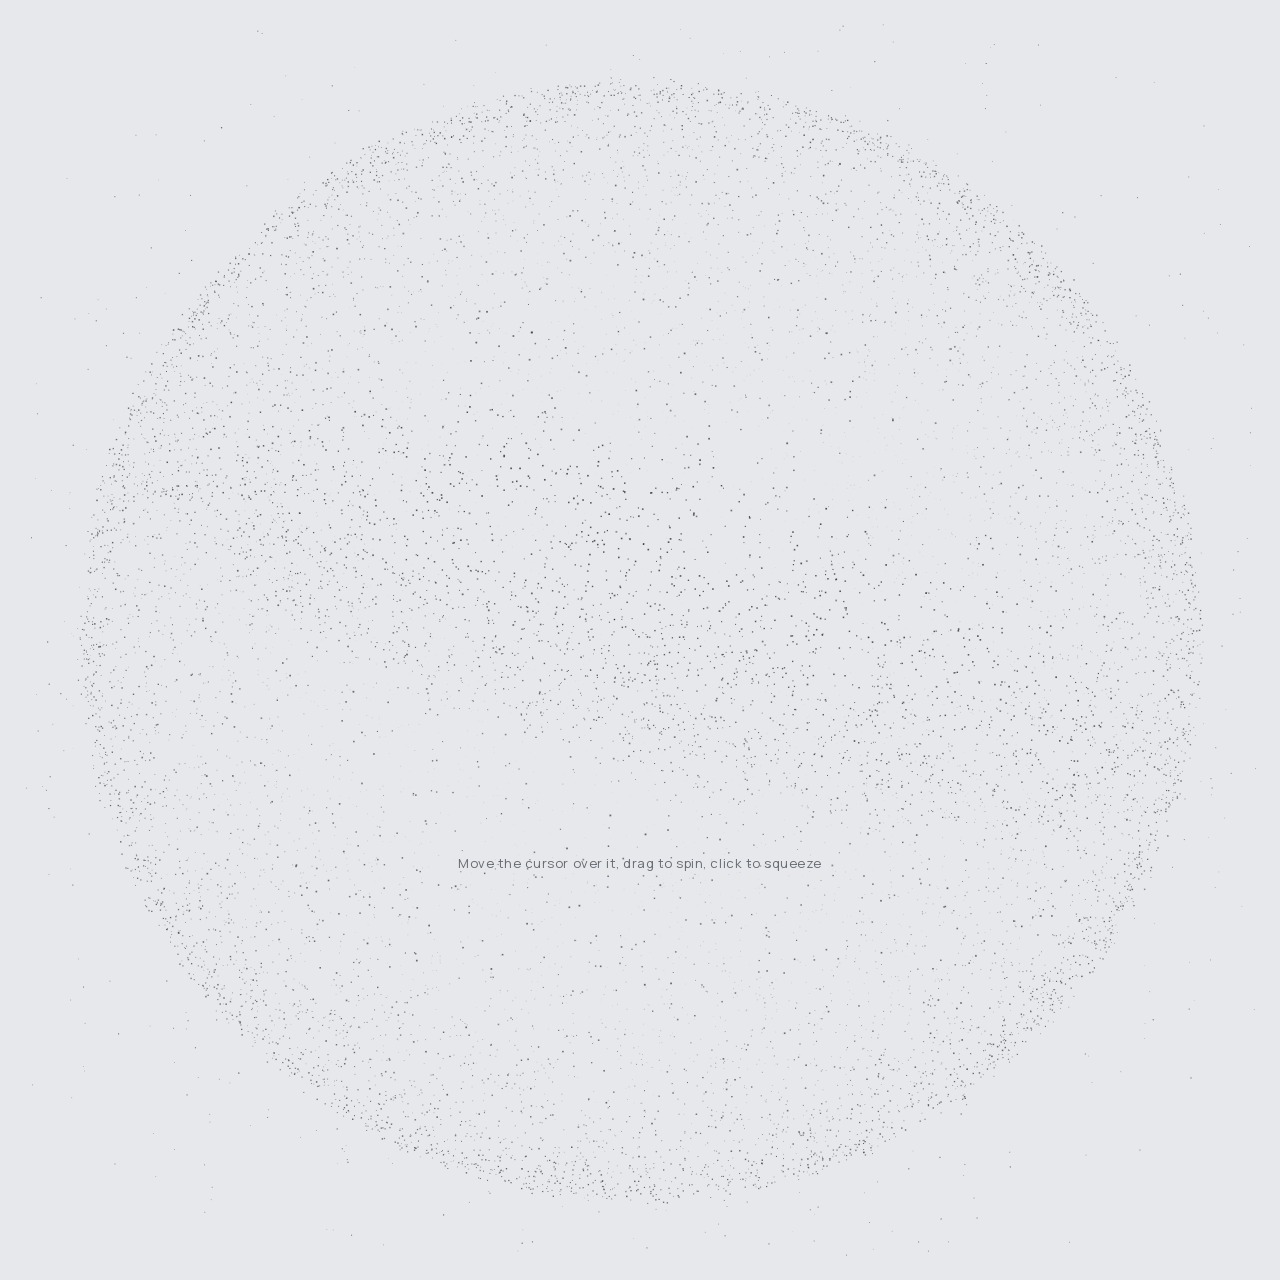
<file: orb.html>
<!doctype html>
<html lang="en" data-theme="light">
<head>
<meta charset="utf-8">
<meta name="viewport" content="width=device-width, initial-scale=1">
<title>kiki — orb</title>
<link rel="stylesheet" href="css/base.css">
<link rel="stylesheet" href="css/site.css">
<link rel="stylesheet" href="css/components/orb.css">
<style>
  body { margin: 0; background: var(--site-bg); color: var(--site-ink); font-family: 'AmeSans', ui-sans-serif, system-ui, sans-serif; }
  .orb-demo { min-height: 100svh; display: grid; place-items: center; padding: 24px; }
  .orb-demo p { position: fixed; left: 50%; bottom: 28px; transform: translateX(-50%); margin: 0; font-size: 13px; letter-spacing: .04em; color: var(--site-muted); }
</style>
</head>
<body>
<main class="orb-demo">
  <div class="kiki-orb" data-orb><canvas aria-hidden="true"></canvas></div>
  <p>Move the cursor over it, drag to spin, click to squeeze</p>
</main>
<script src="js/site/orb.js"></script>
</body>
</html>
</file>
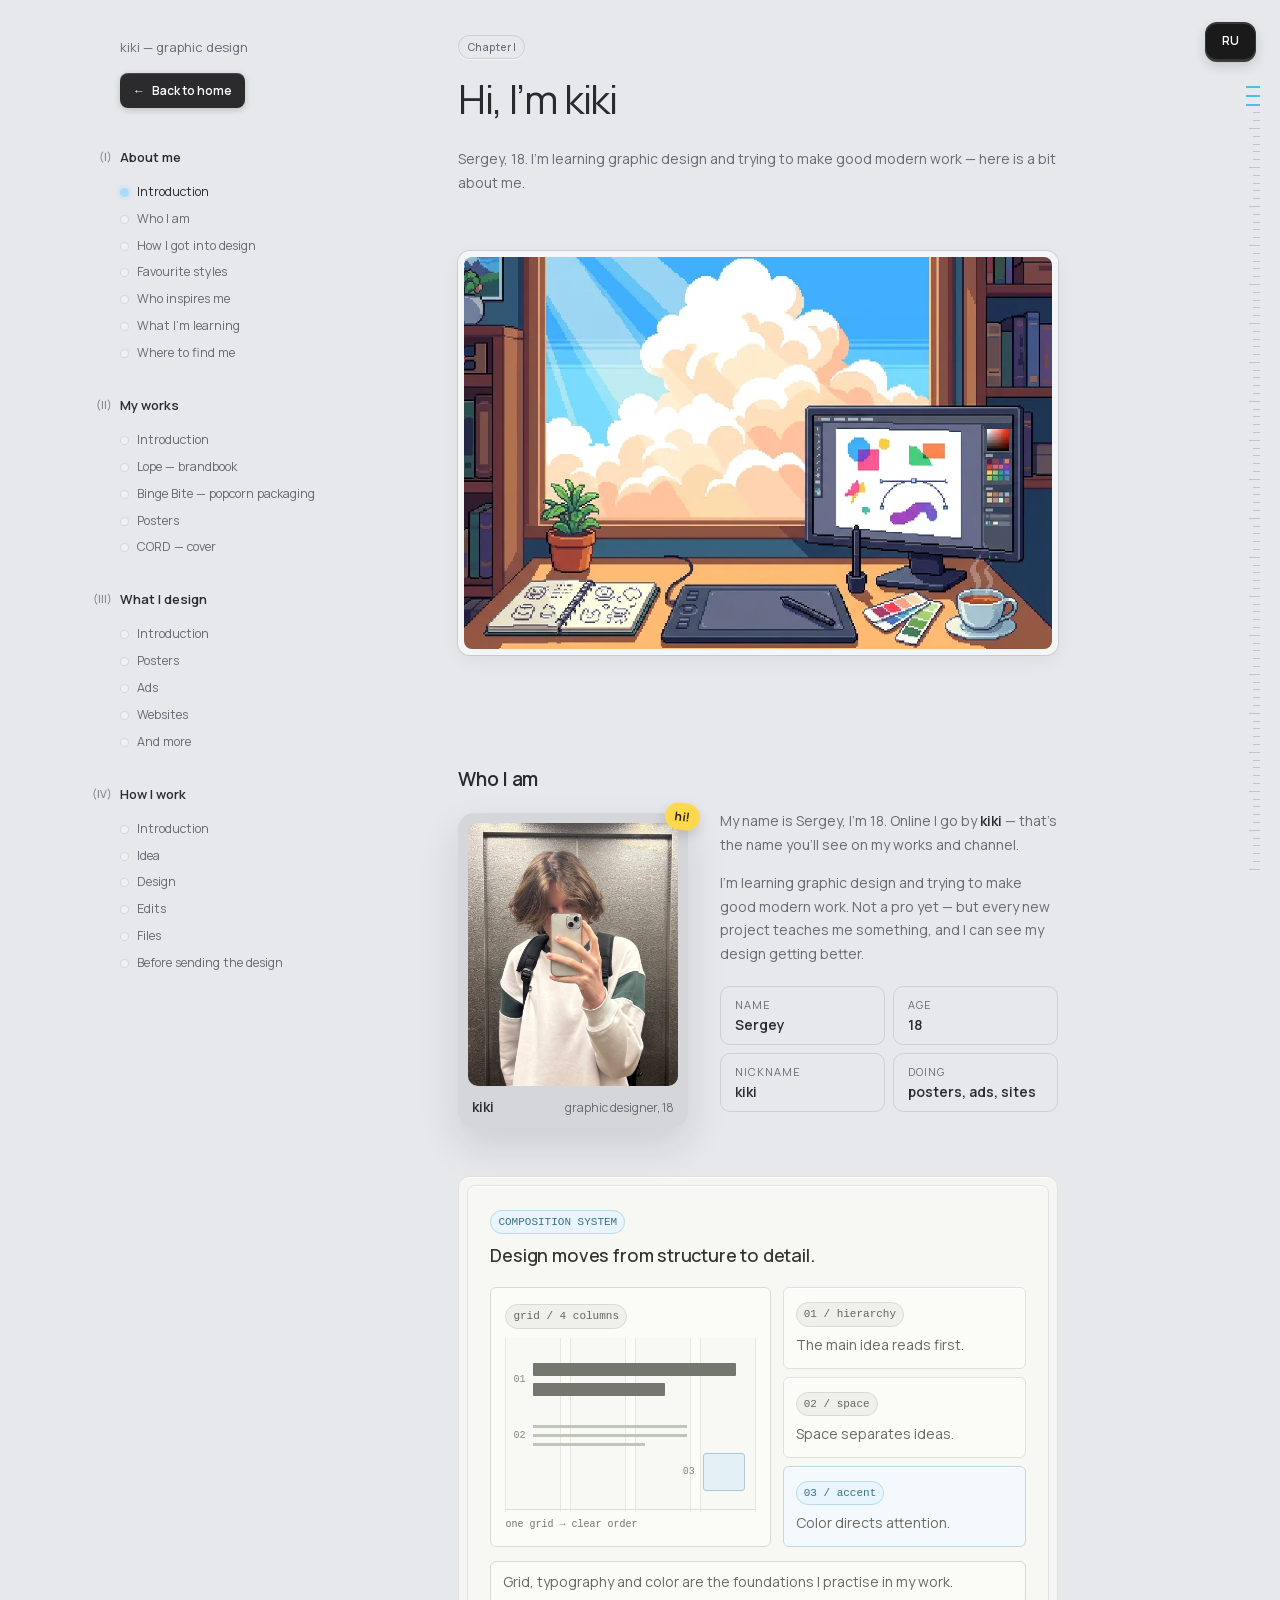
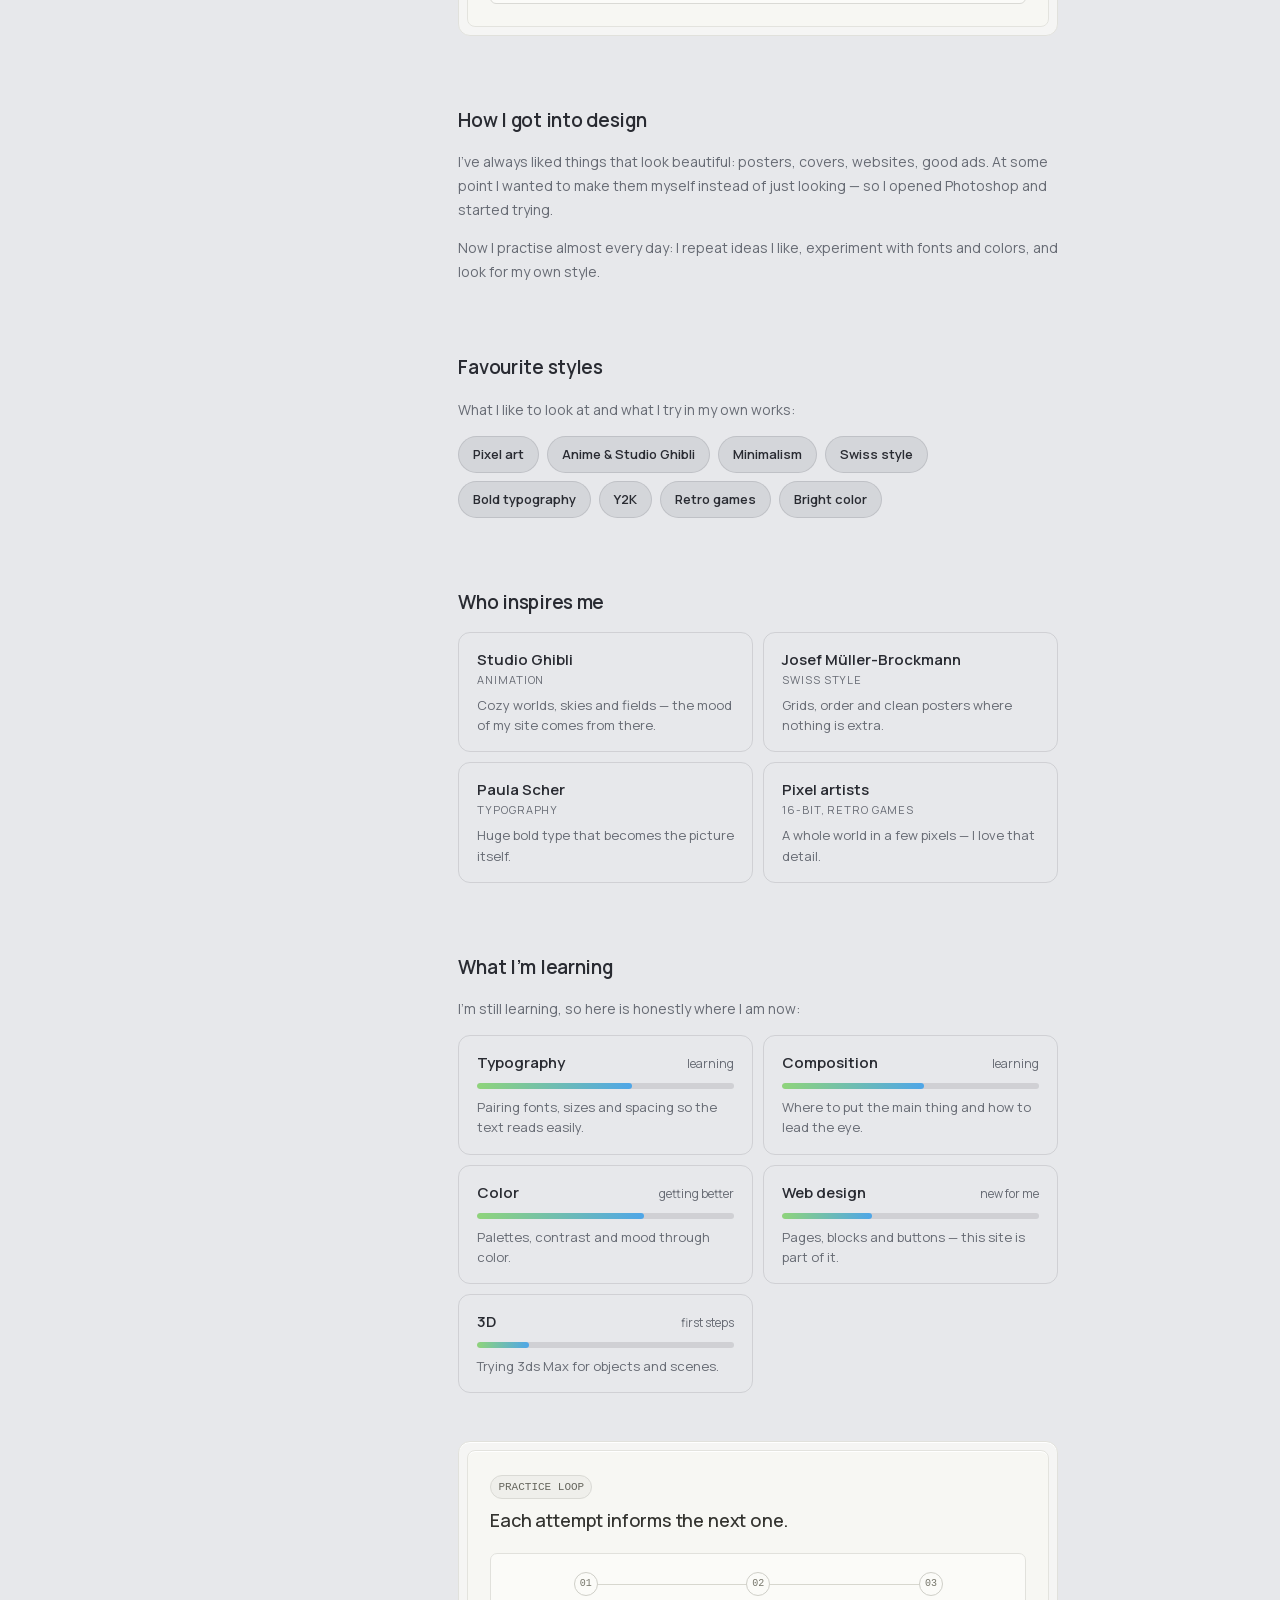
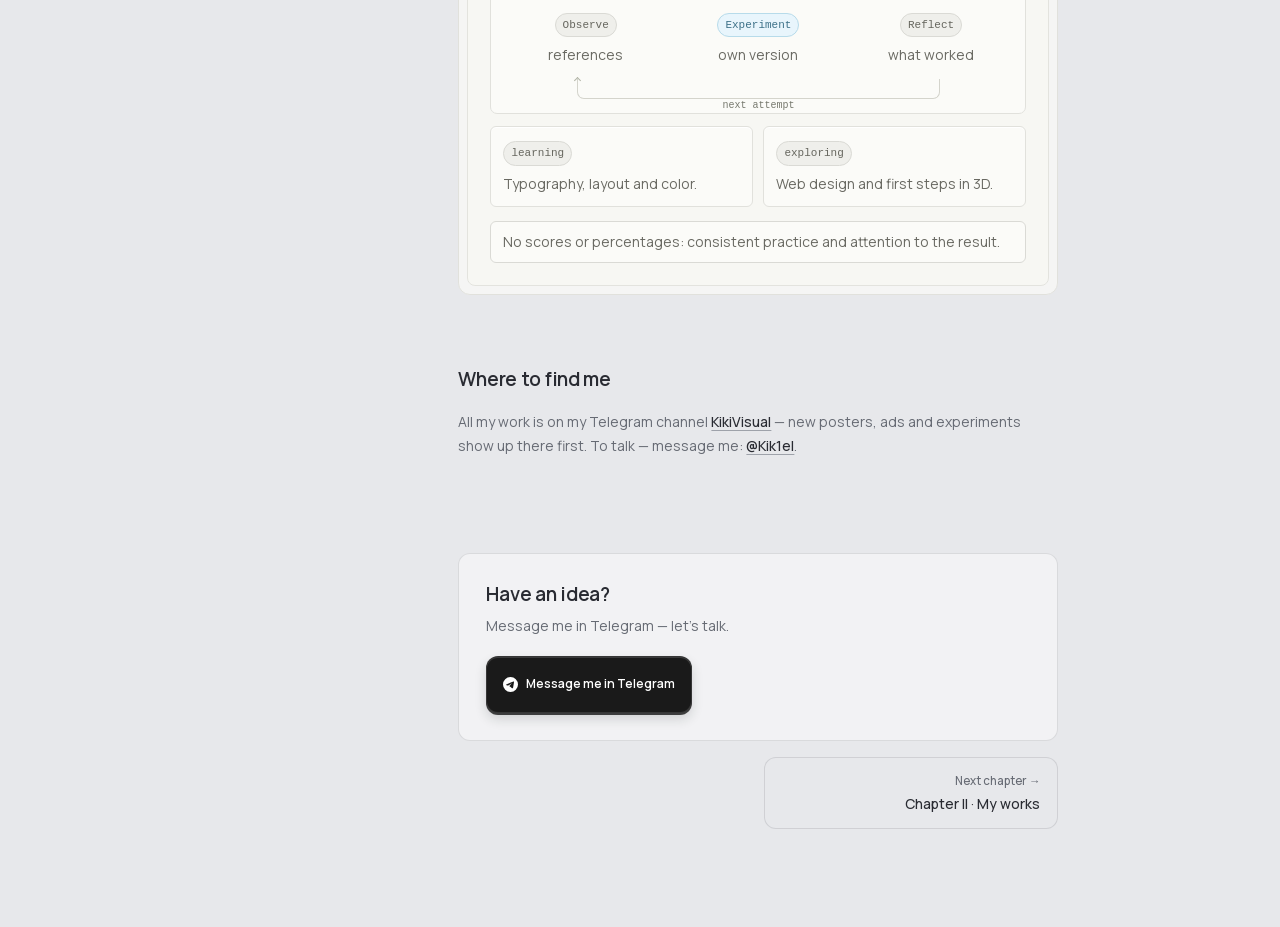
<file: section.html>
<!doctype html>
<html lang="en" data-theme="light">
  <head>
    <meta charset="utf-8" />
    <meta name="viewport" content="width=device-width, initial-scale=1, viewport-fit=cover" />
    <title>kiki — Graphic Designer</title>
    <meta
      name="description"
      content="kiki (Sergey, 18) — graphic designer portfolio: about me, services, process and contacts."
    />
    <link rel="icon" href="assets/favicons/favicon.ico" sizes="any" />
    <link rel="icon" type="image/png" sizes="16x16" href="assets/favicons/favicon-16.png" />
    <link rel="icon" type="image/png" sizes="32x32" href="assets/favicons/favicon-32.png" />
    <link rel="apple-touch-icon" sizes="180x180" href="assets/favicons/apple-touch-icon.png" />
    <link rel="stylesheet" href="css/base.css" />
    <link rel="stylesheet" href="css/site.css" />
    <link rel="stylesheet" href="css/pages/section.css?v=lope1" />
    <link rel="stylesheet" href="css/pages/chapter-visuals.css" />
    <link rel="stylesheet" href="css/pages/chapter-checklist.css" />
    <link rel="stylesheet" href="css/mobile.css?v=1" />
  </head>
  <body class="section-page">
    <div class="chapter-toggles">
      <button id="lang-toggle" class="ref-button" type="button" aria-label="Switch to Russian">RU</button>
    </div>

    <div class="chapter-layout">
      <aside class="chapter-side">
        <div class="chapter-side-inner">
          <p class="chapter-brand" data-i18n="sectionBrand">kiki — graphic designer</p>
          <a class="chapter-back" href="index.html#about-kiki" data-page-link
            ><span aria-hidden="true">←</span><span data-i18n="sectionBack">Back to home</span></a
          >
          <nav class="chapter-nav" data-chapter-nav aria-label="Chapters"></nav>
        </div>
      </aside>

      <main class="chapter" id="intro">
        <span class="chapter-pill" data-section="kicker"></span>
        <h1 data-section="title"></h1>
        <p class="chapter-lead" data-section="lead"></p>
        <div class="chapter-actions" data-section="actions"></div>
        <figure class="chapter-art"><img data-section="image" alt="" width="800" height="600" /></figure>

        <article class="chapter-body" data-section="body"></article>

        <aside class="chapter-cta">
          <h2 data-i18n="sectionCtaTitle">Want your PC tuned?</h2>
          <p data-i18n="sectionCtaText"></p>
          <a class="ref-button" href="https://t.me/Kik1el" target="_blank" rel="noopener"
            ><img src="assets/icons/social/telegram.svg" alt="" /><span data-i18n="sectionCtaButton"
              >Message me in Telegram</span
            ></a
          >
        </aside>

        <nav class="chapter-pager" data-section="pager" aria-label="Chapters"></nav>
      </main>
    </div>

    <!-- data -->
    <script src="js/data/translations.js"></script>
    <script src="js/data/sections.js?v=lope2"></script>
    <!-- page -->
    <script src="js/pages/chapter-visuals.js"></script>
    <script src="js/pages/section.js"></script>
    <script src="js/pages/chapter-checklist.js"></script>
    <script src="js/pages/chapter-ruler.js"></script>
    <script src="js/site/folders.js"></script>
    <script src="js/site/settings.js"></script>
  </body>
</html>
</file>
<file: css/base.css>
/* Global base rules shared by every section. */

/* Hide scrollbars everywhere while keeping scrolling (mouse, touch, keyboard). */
html,
body,
* {
  scrollbar-width: none;
  -ms-overflow-style: none;
}
*::-webkit-scrollbar {
  display: none;
  width: 0;
  height: 0;
}

/* Form controls use the site font too. */
button, input, select, textarea { font-family: inherit; }
</file>
<file: css/gameboy.css>
/* Game Boy DMG-01. All device geometry is in real millimetres: 1mm = var(--u). Body is 90 × 148 mm. */

*,
*::before,
*::after {
  box-sizing: border-box;
  margin: 0;
  padding: 0;
}

:root {
  --u: min(calc((100vh - 128px) / 148), calc((100vw - 32px) / 90), 6px);

  --body: #d6d2ca;
  --body-hi: #e2ded7;
  --body-lo: #c6c1b8;
  --navy: #2f328f;
  --lens: #5d5b69;
  --lens-ink: #d3d1da;
  --maroon: #9c2a60;
  --magenta: #9f245a;
  --dpad: #2a2a33;

  --wall-top: #eeeff2;
  --wall-bottom: #d4d5da;
  --ink: #6a6872;
  --ink-soft: #8c8a93;

  --gb-font: 'Gill Sans', 'Gill Sans MT', 'Lato', 'Segoe UI', sans-serif;
  --round-font: 'Arial Rounded MT Bold', 'Nunito', 'Helvetica Rounded', sans-serif;
}
@supports (height: 100svh) {
  :root {
    --u: min(calc((100svh - 128px) / 148), calc((100vw - 32px) / 90), 6px);
  }
}

html {
  height: 100%;
}
body {
  min-height: 100%;
  display: flex;
  flex-direction: column;
  align-items: center;
  justify-content: center;
  gap: 20px;
  padding: 28px 16px 20px;
  background:
    radial-gradient(ellipse 70% 55% at 50% 38%, rgba(255, 255, 255, 0.75), rgba(255, 255, 255, 0) 70%),
    linear-gradient(180deg, var(--wall-top), var(--wall-bottom));
  color: var(--ink);
  font:
    14px/1.5 -apple-system,
    BlinkMacSystemFont,
    'Segoe UI',
    Roboto,
    sans-serif;
  overflow-x: hidden;
  -webkit-tap-highlight-color: transparent;
}

.stage {
  position: relative;
}

/* ------------------------------------------------------------------ body */
.gameboy {
  position: relative;
  width: calc(var(--u) * 90);
  height: calc(var(--u) * 148);
  border-radius: calc(var(--u) * 3) calc(var(--u) * 3) calc(var(--u) * 17) calc(var(--u) * 4);
  background:
    url("data:image/svg+xml,%3Csvg xmlns='http://www.w3.org/2000/svg' width='160' height='160'%3E%3Cfilter id='n'%3E%3CfeTurbulence type='fractalNoise' baseFrequency='.85' numOctaves='2' stitchTiles='stitch'/%3E%3CfeColorMatrix values='0 0 0 0 0 0 0 0 0 0 0 0 0 0 0 0 0 0 .55 0'/%3E%3C/filter%3E%3Crect width='100%25' height='100%25' filter='url(%23n)' opacity='.22'/%3E%3C/svg%3E"),
    linear-gradient(100deg, rgba(0, 0, 0, 0.025), rgba(255, 255, 255, 0.06) 30%, rgba(0, 0, 0, 0.04)),
    linear-gradient(180deg, var(--body-hi) 0%, var(--body) 14%, var(--body) 70%, var(--body-lo) 100%);
  box-shadow:
    inset 0 calc(var(--u) * 0.5) calc(var(--u) * 0.3) rgba(255, 255, 255, 0.7),
    inset calc(var(--u) * 0.6) 0 calc(var(--u) * 0.6) rgba(255, 255, 255, 0.45),
    inset calc(var(--u) * -0.8) 0 calc(var(--u) * 1) rgba(0, 0, 0, 0.12),
    inset 0 calc(var(--u) * -1) calc(var(--u) * 1.4) rgba(0, 0, 0, 0.16),
    0 calc(var(--u) * 0.6) calc(var(--u) * 0.6) rgba(0, 0, 0, 0.12),
    0 calc(var(--u) * 3) calc(var(--u) * 6) rgba(40, 38, 50, 0.22),
    0 calc(var(--u) * 10) calc(var(--u) * 16) rgba(40, 38, 50, 0.16);
  user-select: none;
  -webkit-user-select: none;
  -webkit-touch-callout: none;
}

.floor-shadow {
  position: absolute;
  left: 8%;
  right: 4%;
  bottom: calc(var(--u) * -2.5);
  height: calc(var(--u) * 6);
  background: radial-gradient(ellipse at center, rgba(30, 28, 40, 0.35), rgba(30, 28, 40, 0) 70%);
  filter: blur(4px);
  z-index: -1;
}

/* top strip with the cartridge-slot grooves */
.top {
  position: absolute;
  left: 0;
  right: 0;
  top: 0;
  height: calc(var(--u) * 6.5);
}
.top::after {
  content: '';
  position: absolute;
  left: 0;
  right: 0;
  bottom: 0;
  height: calc(var(--u) * 0.35);
  background: rgba(60, 55, 45, 0.2);
  box-shadow: 0 calc(var(--u) * 0.3) 0 rgba(255, 255, 255, 0.6);
}
.groove {
  position: absolute;
  top: 0;
  bottom: 0;
  width: calc(var(--u) * 0.35);
  background: rgba(60, 55, 45, 0.2);
  box-shadow: calc(var(--u) * 0.3) 0 0 rgba(255, 255, 255, 0.55);
}
.groove-l {
  left: calc(var(--u) * 6);
}
.groove-r {
  right: calc(var(--u) * 7);
}

/* embossed plastic lettering */
.power-label,
.phones span {
  color: rgba(120, 113, 102, 0.5);
  text-shadow:
    calc(var(--u) * 0.12) calc(var(--u) * 0.14) 0 rgba(255, 255, 255, 0.75),
    calc(var(--u) * -0.08) calc(var(--u) * -0.08) 0 rgba(80, 72, 60, 0.22);
}

/* power switch */
.power {
  position: absolute;
  left: calc(var(--u) * 9);
  top: calc(var(--u) * 1.1);
  width: calc(var(--u) * 16.5);
  height: calc(var(--u) * 4.3);
  border: 0;
  border-radius: calc(var(--u) * 2.15);
  background: transparent;
  cursor: pointer;
  box-shadow:
    inset calc(var(--u) * 0.2) calc(var(--u) * 0.22) 0 rgba(80, 72, 60, 0.16),
    inset calc(var(--u) * -0.2) calc(var(--u) * -0.22) 0 rgba(255, 255, 255, 0.6),
    calc(var(--u) * 0.15) calc(var(--u) * 0.18) 0 rgba(255, 255, 255, 0.55),
    calc(var(--u) * -0.15) calc(var(--u) * -0.15) 0 rgba(80, 72, 60, 0.12);
  outline: none;
}
.power:focus-visible {
  box-shadow: 0 0 0 2px #6b8cff;
}
.power-label {
  display: flex;
  align-items: center;
  justify-content: center;
  gap: calc(var(--u) * 0.5);
  font: 700 calc(var(--u) * 2.1)/1 var(--round-font);
  letter-spacing: calc(var(--u) * 0.12);
  white-space: nowrap;
}
.tri {
  width: 0;
  height: 0;
  border-top: calc(var(--u) * 0.75) solid transparent;
  border-bottom: calc(var(--u) * 0.75) solid transparent;
  filter: drop-shadow(calc(var(--u) * 0.12) calc(var(--u) * 0.14) 0 rgba(255, 255, 255, 0.75));
}
.tri-l {
  border-right: calc(var(--u) * 1.1) solid rgba(120, 113, 102, 0.5);
}
.tri-r {
  border-left: calc(var(--u) * 1.1) solid rgba(120, 113, 102, 0.5);
}

/* switch knob peeking over the top edge */
.power-nub {
  position: absolute;
  top: calc(var(--u) * -2.3);
  left: calc(var(--u) * 1.2);
  width: calc(var(--u) * 5.5);
  height: calc(var(--u) * 1.3);
  border-radius: calc(var(--u) * 0.5) calc(var(--u) * 0.5) 0 0;
  background:
    repeating-linear-gradient(
      90deg,
      rgba(0, 0, 0, 0.16) 0 calc(var(--u) * 0.35),
      transparent calc(var(--u) * 0.35) calc(var(--u) * 1)
    ),
    linear-gradient(180deg, #d9d5ce, #bdb8b0);
  box-shadow: inset 0 calc(var(--u) * 0.15) 0 rgba(255, 255, 255, 0.6);
  transition: left 0.16s cubic-bezier(0.5, 0, 0.3, 1.4);
}
.is-on .power-nub {
  left: calc(var(--u) * 9.8);
}

body:not(.power-on) .power::after {
  content: '';
  position: absolute;
  inset: calc(var(--u) * -1);
  border-radius: inherit;
  border: 2px solid rgba(105, 105, 105, 0.58);
  animation: pulse 5s cubic-bezier(0.22, 0.61, 0.36, 1) infinite;
  pointer-events: none;
}
@keyframes pulse {
  0% {
    opacity: 0;
    transform: scale(0.98);
  }
  8% {
    opacity: 0.62;
    transform: scale(1);
  }
  34% {
    opacity: 0;
    transform: scale(1.14);
  }
  35%,
  100% {
    opacity: 0;
    transform: scale(1.14);
  }
}

/* ------------------------------------------------------------------ screen lens */
.lens {
  position: absolute;
  left: calc(var(--u) * 6);
  top: calc(var(--u) * 11);
  width: calc(var(--u) * 78);
  height: calc(var(--u) * 55);
  border-radius: calc(var(--u) * 2.6) calc(var(--u) * 2.6) calc(var(--u) * 10.5) calc(var(--u) * 2.6);
  background: linear-gradient(165deg, #686673 0%, var(--lens) 45%, #54525f 100%);
  box-shadow:
    0 calc(var(--u) * 0.3) 0 rgba(255, 255, 255, 0.65),
    0 calc(var(--u) * -0.25) calc(var(--u) * 0.2) rgba(0, 0, 0, 0.12),
    inset 0 calc(var(--u) * 0.25) calc(var(--u) * 0.3) rgba(255, 255, 255, 0.14),
    inset 0 calc(var(--u) * -0.4) calc(var(--u) * 0.6) rgba(0, 0, 0, 0.25);
  overflow: hidden;
}
/* glass glare */
.lens::after {
  content: '';
  position: absolute;
  inset: 0;
  background:
    linear-gradient(122deg, rgba(255, 255, 255, 0.06) 0 34%, rgba(255, 255, 255, 0) 34.3%),
    linear-gradient(180deg, rgba(255, 255, 255, 0.05), rgba(255, 255, 255, 0) 40%);
  pointer-events: none;
}

.lens-head {
  position: absolute;
  left: calc(var(--u) * 3.2);
  right: calc(var(--u) * 4.3);
  top: calc(var(--u) * 2.6);
  height: calc(var(--u) * 2.6);
  display: flex;
  align-items: center;
  gap: calc(var(--u) * 1.5);
}
.stripe {
  flex: 1;
  height: calc(var(--u) * 1.8);
  background: linear-gradient(
    180deg,
    transparent 0 10%,
    var(--maroon) 10% 40%,
    transparent 40% 60%,
    #2e3290 60% 90%,
    transparent 90%
  );
}
.stripe-r {
  flex: 0 0 calc(var(--u) * 8.4);
}
.lens-text {
  font: 500 calc(var(--u) * 2.05)/1 var(--gb-font);
  letter-spacing: calc(var(--u) * 0.38);
  color: var(--lens-ink);
  white-space: nowrap;
}

.battery {
  position: absolute;
  left: calc(var(--u) * 1.3);
  top: calc(var(--u) * 22);
  width: calc(var(--u) * 11.5);
  display: flex;
  flex-direction: column;
  align-items: center;
  gap: calc(var(--u) * 1.1);
}
.led {
  display: block;
  width: calc(var(--u) * 2);
  height: calc(var(--u) * 2);
  border-radius: 50%;
  background: radial-gradient(circle at 40% 35%, #6e2d33, #3a1317 70%);
  box-shadow:
    inset 0 0 calc(var(--u) * 0.3) rgba(0, 0, 0, 0.6),
    0 calc(var(--u) * 0.15) 0 rgba(255, 255, 255, 0.12);
  transition:
    background 0.2s,
    box-shadow 0.2s;
}
.is-on .led {
  background: radial-gradient(circle at 40% 35%, #ffb3a8 0, #ff2e2e 35%, #c10c16 80%);
  box-shadow: 0 0 calc(var(--u) * 1.2) calc(var(--u) * 0.35) rgba(255, 40, 40, 0.55);
}
.battery span {
  font: 500 calc(var(--u) * 1.5)/1 var(--gb-font);
  letter-spacing: calc(var(--u) * 0.14);
  color: var(--lens-ink);
}

.lcd-window {
  position: absolute;
  left: calc(var(--u) * 14.3);
  top: calc(var(--u) * 6.8);
  width: calc(var(--u) * 49.4);
  height: calc(var(--u) * 44.4);
  border-radius: calc(var(--u) * 0.4);
  background: #23251c;
  box-shadow:
    inset calc(var(--u) * 0.7) calc(var(--u) * 0.9) calc(var(--u) * 0.9) rgba(0, 0, 0, 0.6),
    0 0 0 calc(var(--u) * 0.15) rgba(0, 0, 0, 0.25);
}
#lcd,
.lcd-shade {
  position: absolute;
  left: calc(var(--u) * 1.35);
  top: calc(var(--u) * 1.2);
  width: calc(var(--u) * 46.7);
  height: calc(var(--u) * 42);
}
#lcd {
  display: block;
  background: #a2aa55;
}
.lcd-shade {
  box-shadow: inset calc(var(--u) * 0.5) calc(var(--u) * 0.7) calc(var(--u) * 1) rgba(20, 25, 0, 0.45);
  pointer-events: none;
}

/* ------------------------------------------------------------------ logo */
.logo {
  position: absolute;
  left: calc(var(--u) * 6.3);
  top: calc(var(--u) * 71.2);
  display: flex;
  align-items: baseline;
  color: var(--navy);
  white-space: nowrap;
}
.logo-n {
  font: 700 calc(var(--u) * 3.3)/1 var(--round-font);
  letter-spacing: calc(var(--u) * 0.04);
}
.logo-gb {
  margin-left: calc(var(--u) * 1.3);
  font: italic 500 calc(var(--u) * 5)/1 var(--gb-font);
  letter-spacing: calc(var(--u) * 0.1);
}
.logo-tm {
  margin-left: calc(var(--u) * 0.5);
  font: 500 calc(var(--u) * 1.5)/1 var(--gb-font);
}

/* ------------------------------------------------------------------ d-pad */
.dpad-well {
  position: absolute;
  left: calc(var(--u) * 2.5);
  top: calc(var(--u) * 84.6);
  width: calc(var(--u) * 28);
  height: calc(var(--u) * 28);
  border-radius: 50%;
  background: radial-gradient(circle, rgba(0, 0, 0, 0.03) 0 50%, rgba(0, 0, 0, 0) 71%);
  box-shadow:
    inset calc(var(--u) * 0.3) calc(var(--u) * 0.5) calc(var(--u) * 1) rgba(60, 55, 45, 0.09),
    inset calc(var(--u) * -0.3) calc(var(--u) * -0.5) calc(var(--u) * 1) rgba(255, 255, 255, 0.45);
}
.mark {
  position: absolute;
  width: 0;
  height: 0;
  border: calc(var(--u) * 0.8) solid transparent;
  filter: drop-shadow(calc(var(--u) * 0.1) calc(var(--u) * 0.14) 0 rgba(255, 255, 255, 0.7));
}
.mark-up {
  left: calc(var(--u) * 15.7);
  top: calc(var(--u) * 84.2);
  border-bottom: calc(var(--u) * 1.1) solid rgba(90, 82, 70, 0.28);
  border-top-width: 0;
}
.mark-down {
  left: calc(var(--u) * 15.7);
  top: calc(var(--u) * 111.9);
  border-top: calc(var(--u) * 1.1) solid rgba(90, 82, 70, 0.28);
  border-bottom-width: 0;
}
.mark-left {
  left: calc(var(--u) * 2.9);
  top: calc(var(--u) * 97.8);
  border-right: calc(var(--u) * 1.1) solid rgba(90, 82, 70, 0.28);
  border-left-width: 0;
}
.mark-right {
  left: calc(var(--u) * 29);
  top: calc(var(--u) * 97.8);
  border-left: calc(var(--u) * 1.1) solid rgba(90, 82, 70, 0.28);
  border-right-width: 0;
}

.dpad {
  position: absolute;
  left: calc(var(--u) * 5.5);
  top: calc(var(--u) * 87.6);
  width: calc(var(--u) * 22);
  height: calc(var(--u) * 22);
  cursor: pointer;
  touch-action: none;
  filter: drop-shadow(0 calc(var(--u) * 0.75) 0 #121218)
    drop-shadow(0 calc(var(--u) * 1.2) calc(var(--u) * 0.9) rgba(0, 0, 0, 0.35));
  transition: transform 0.05s;
}
.dpad-h,
.dpad-v {
  position: absolute;
  border-radius: calc(var(--u) * 1);
  background: linear-gradient(170deg, #3d3d48 0%, #2c2c35 45%, #1f1f27 100%);
  box-shadow: inset 0 calc(var(--u) * 0.25) calc(var(--u) * 0.2) rgba(255, 255, 255, 0.1);
}
.dpad-h {
  left: 0;
  right: 0;
  top: calc(var(--u) * 7.25);
  height: calc(var(--u) * 7.5);
}
.dpad-v {
  top: 0;
  bottom: 0;
  left: calc(var(--u) * 7.25);
  width: calc(var(--u) * 7.5);
}
.dpad-c {
  position: absolute;
  left: calc(var(--u) * 8.9);
  top: calc(var(--u) * 8.9);
  width: calc(var(--u) * 4.2);
  height: calc(var(--u) * 4.2);
  border-radius: 50%;
  background: radial-gradient(circle at 60% 65%, #383843, #1b1b22 75%);
  box-shadow: inset calc(var(--u) * 0.25) calc(var(--u) * 0.35) calc(var(--u) * 0.4) rgba(0, 0, 0, 0.65);
}
.dpad[data-dir='up'] {
  transform: perspective(calc(var(--u) * 50)) rotateX(10deg);
}
.dpad[data-dir='down'] {
  transform: perspective(calc(var(--u) * 50)) rotateX(-10deg);
}
.dpad[data-dir='left'] {
  transform: perspective(calc(var(--u) * 50)) rotateY(-10deg);
}
.dpad[data-dir='right'] {
  transform: perspective(calc(var(--u) * 50)) rotateY(10deg);
}

/* ------------------------------------------------------------------ A / B */
.ab-well {
  position: absolute;
  left: calc(var(--u) * 54.75);
  top: calc(var(--u) * 91.45);
  width: calc(var(--u) * 31);
  height: calc(var(--u) * 13.6);
  border-radius: calc(var(--u) * 6.8);
  transform: rotate(-22deg);
  background: rgba(0, 0, 0, 0.025);
  box-shadow:
    inset calc(var(--u) * 0.3) calc(var(--u) * 0.6) calc(var(--u) * 1) rgba(60, 55, 45, 0.12),
    inset calc(var(--u) * -0.2) calc(var(--u) * -0.4) calc(var(--u) * 0.6) rgba(255, 255, 255, 0.5);
}
.btn-round {
  position: absolute;
  width: calc(var(--u) * 10.4);
  height: calc(var(--u) * 10.4);
  border-radius: 50%;
  background: radial-gradient(circle at 42% 34%, #bd4a7e 0, var(--magenta) 42%, #7f1845 100%);
  box-shadow:
    0 calc(var(--u) * 0.8) 0 #561030,
    0 calc(var(--u) * 1.3) calc(var(--u) * 1.3) rgba(0, 0, 0, 0.35),
    inset 0 calc(var(--u) * -0.5) calc(var(--u) * 0.8) rgba(0, 0, 0, 0.22),
    inset 0 calc(var(--u) * 0.3) calc(var(--u) * 0.5) rgba(255, 255, 255, 0.22);
  cursor: pointer;
  touch-action: none;
  transition:
    transform 0.05s,
    box-shadow 0.05s;
}
.btn-round.is-pressed {
  transform: translateY(calc(var(--u) * 0.6));
  box-shadow:
    0 calc(var(--u) * 0.2) 0 #5f1134,
    0 calc(var(--u) * 0.5) calc(var(--u) * 0.6) rgba(0, 0, 0, 0.3),
    inset 0 calc(var(--u) * -0.3) calc(var(--u) * 0.6) rgba(0, 0, 0, 0.25),
    inset 0 calc(var(--u) * 0.5) calc(var(--u) * 0.8) rgba(0, 0, 0, 0.12);
}
.btn-b {
  left: calc(var(--u) * 56.8);
  top: calc(var(--u) * 96.3);
}
.btn-a {
  left: calc(var(--u) * 73.3);
  top: calc(var(--u) * 89.8);
}

.label {
  position: absolute;
  transform: translate(-50%, -50%) rotate(-22deg);
  color: var(--navy);
  font: italic 800 calc(var(--u) * 2.3)/1 var(--round-font);
  letter-spacing: calc(var(--u) * 0.18);
  white-space: nowrap;
  pointer-events: none;
}
.label-b {
  left: calc(var(--u) * 67.3);
  top: calc(var(--u) * 111);
}
.label-a {
  left: calc(var(--u) * 83.3);
  top: calc(var(--u) * 104.4);
}

/* ------------------------------------------------------------------ SELECT / START */
.pill-well {
  position: absolute;
  width: calc(var(--u) * 12.6);
  height: calc(var(--u) * 4.8);
  border-radius: calc(var(--u) * 2.4);
  transform: rotate(-25deg);
  background: rgba(0, 0, 0, 0.06);
  box-shadow:
    inset calc(var(--u) * 0.25) calc(var(--u) * 0.5) calc(var(--u) * 0.7) rgba(60, 55, 45, 0.35),
    0 calc(var(--u) * 0.25) 0 rgba(255, 255, 255, 0.6);
}
.well-select {
  left: calc(var(--u) * 23.4);
  top: calc(var(--u) * 118.1);
}
.well-start {
  left: calc(var(--u) * 39.5);
  top: calc(var(--u) * 118.3);
}
.pill {
  position: absolute;
  left: calc(var(--u) * 1.3);
  top: calc(var(--u) * 1);
  width: calc(var(--u) * 10);
  height: calc(var(--u) * 2.7);
  border-radius: calc(var(--u) * 1.35);
  background: linear-gradient(180deg, #a9a6ac 0%, #8d8a91 55%, #78757c 100%);
  box-shadow:
    0 calc(var(--u) * 0.45) 0 #5c5960,
    0 calc(var(--u) * 0.7) calc(var(--u) * 0.6) rgba(0, 0, 0, 0.3),
    inset 0 calc(var(--u) * 0.2) calc(var(--u) * 0.2) rgba(255, 255, 255, 0.3);
  cursor: pointer;
  touch-action: none;
  transition:
    transform 0.05s,
    box-shadow 0.05s;
}
/* bigger invisible hit area for fingers */
.pill::before {
  content: '';
  position: absolute;
  inset: calc(var(--u) * -2.2) calc(var(--u) * -1.2);
}
.pill.is-pressed {
  transform: translateY(calc(var(--u) * 0.35));
  box-shadow:
    0 calc(var(--u) * 0.1) 0 #5c5960,
    inset 0 calc(var(--u) * 0.2) calc(var(--u) * 0.3) rgba(0, 0, 0, 0.2);
}
.label-pill {
  transform: translate(-50%, -50%) rotate(-25deg);
  font-size: calc(var(--u) * 2);
  letter-spacing: calc(var(--u) * 0.2);
}
.label-select {
  left: calc(var(--u) * 32.2);
  top: calc(var(--u) * 125.4);
}
.label-start {
  left: calc(var(--u) * 48.2);
  top: calc(var(--u) * 125.6);
}

/* ------------------------------------------------------------------ speaker */
.speaker {
  position: absolute;
  left: calc(var(--u) * 70);
  top: calc(var(--u) * 132.7);
  display: flex;
  gap: calc(var(--u) * 3.5);
  transform: translate(-50%, -50%) rotate(-28deg);
}
.speaker i {
  display: block;
  width: calc(var(--u) * 1.9);
  height: calc(var(--u) * 15.5);
  border-radius: calc(var(--u) * 0.95);
  background: linear-gradient(90deg, #6b645c, #9a9288);
  box-shadow:
    inset calc(var(--u) * 0.4) calc(var(--u) * 0.5) calc(var(--u) * 0.5) rgba(0, 0, 0, 0.5),
    calc(var(--u) * 0.12) calc(var(--u) * 0.2) 0 rgba(255, 255, 255, 0.6),
    calc(var(--u) * -0.1) calc(var(--u) * -0.1) 0 rgba(60, 55, 45, 0.15);
}

/* ------------------------------------------------------------------ phones */
.phones {
  position: absolute;
  left: calc(var(--u) * 29.4);
  top: calc(var(--u) * 140.4);
  width: calc(var(--u) * 14.6);
  height: calc(var(--u) * 4.1);
  border-radius: calc(var(--u) * 2.05);
  display: grid;
  place-items: center;
  box-shadow:
    inset calc(var(--u) * 0.2) calc(var(--u) * 0.22) 0 rgba(80, 72, 60, 0.14),
    inset calc(var(--u) * -0.2) calc(var(--u) * -0.22) 0 rgba(255, 255, 255, 0.55),
    calc(var(--u) * 0.15) calc(var(--u) * 0.18) 0 rgba(255, 255, 255, 0.5);
}
.phones span {
  font: 700 calc(var(--u) * 1.9)/1 var(--round-font);
  letter-spacing: calc(var(--u) * 0.12);
}
.jack {
  position: absolute;
  left: calc(var(--u) * 35);
  top: calc(var(--u) * 146.4);
  width: calc(var(--u) * 3.6);
  height: calc(var(--u) * 1.6);
  background: repeating-linear-gradient(
    90deg,
    rgba(60, 55, 45, 0.3) 0 calc(var(--u) * 0.4),
    transparent calc(var(--u) * 0.4) calc(var(--u) * 1.2)
  );
}

/* ------------------------------------------------------------------ help */
.help {
  display: flex;
  flex-direction: column;
  align-items: center;
  gap: 6px;
  max-width: 640px;
  text-align: center;
  font-size: 13px;
  color: var(--ink-soft);
}
.help-power {
  color: var(--ink);
  transition: opacity 0.3s;
}
.power-on .help-power {
  opacity: 0;
}
.help-keys {
  display: flex;
  flex-wrap: wrap;
  justify-content: center;
  gap: 4px 14px;
}
.help-keys > span {
  display: inline-flex;
  align-items: center;
  gap: 4px;
  white-space: nowrap;
}
kbd {
  display: inline-block;
  min-width: 20px;
  padding: 1px 5px;
  border-radius: 4px;
  background: rgba(255, 255, 255, 0.7);
  box-shadow:
    0 1px 0 rgba(0, 0, 0, 0.18),
    inset 0 0 0 1px rgba(0, 0, 0, 0.08);
  font:
    600 11px/18px -apple-system,
    BlinkMacSystemFont,
    'Segoe UI',
    Roboto,
    sans-serif;
  color: var(--ink);
}
.mute {
  border: 0;
  background: none;
  font: inherit;
  color: inherit;
  cursor: pointer;
  text-decoration: underline dotted;
  text-underline-offset: 3px;
}

.only-touch {
  display: none;
}
@media (hover: none) and (pointer: coarse) {
  .help-keys,
  .only-kbd {
    display: none;
  }
  .only-touch {
    display: inline;
  }
}
</file>
<file: css/components/folders.css>
/* Folders — books that slide out of a frosted pocket on hover. */
.folders {
  padding: 104px 0 40px;
}
.folders-head {
  max-width: 850px;
  margin: 0 0 72px;
}
.folders-head h2 {
  margin: 0;
  color: var(--site-ink);
  font-size: clamp(36px, 5vw, 68px);
  line-height: 1.08;
  letter-spacing: -0.055em;
  font-weight: 700;
}
.folders-head h2 em {
  font-style: normal;
}
.folders-head p {
  margin: 24px 0 0;
  max-width: 760px;
  color: var(--site-muted);
  font-size: 20px;
  line-height: 1.45;
}

.folders-grid {
  display: flex;
  flex-wrap: wrap;
  justify-content: center;
  gap: 72px 80px;
  max-width: 1070px;
  margin-inline: auto;
  padding: 0 20px 20px;
}

.folder {
  position: relative;
  display: block;
  width: 290px;
  color: inherit;
  text-decoration: none;
  -webkit-tap-highlight-color: transparent;
}
.folder:focus-visible {
  outline: none;
}
.folder:focus-visible .folder-book {
  outline: 2px solid #06349f;
  outline-offset: 4px;
}

.folder-book {
  --paper: #fafaf7;
  --paper-ink: rgba(38, 35, 35, 0.85);
  --paper-dim: rgba(38, 35, 35, 0.5);
  --paper-line: rgba(38, 35, 35, 0.1);
  --lift-shadow:
    inset 0 2px 1px #fff, 0 0 0 0.93px rgba(0, 0, 0, 0.08), 0 16px 24px rgba(0, 0, 0, 0.06),
    0 28px 36px rgba(0, 0, 0, 0.04);
  position: relative;
  display: flex;
  min-height: 350px;
  border-radius: 4px 12px 12px 4px;
  background: var(--paper);
  overflow: hidden;
  box-shadow:
    inset 0 2px 1px #fff,
    0 0 0 0.93px rgba(0, 0, 0, 0.08),
    0 4px 8px rgba(0, 0, 0, 0.03),
    0 9px 8px rgba(0, 0, 0, 0.02);
  transform: translate3d(0, 0, 0);
  transition:
    transform 1200ms cubic-bezier(0.22, 1, 0.36, 1),
    box-shadow 1200ms cubic-bezier(0.22, 1, 0.36, 1);
  will-change: transform;
}
.folder-spine {
  width: 16px;
  flex: 0 0 16px;
  background: linear-gradient(
    270deg,
    rgba(210, 208, 202, 0.2) 0%,
    rgba(230, 228, 224, 0.1) 60%,
    rgba(245, 244, 241, 0.02) 100%
  );
  box-shadow: inset -1px 0 0 rgba(0, 0, 0, 0.035);
}
.folder-page {
  flex: 1;
  display: flex;
  flex-direction: column;
  padding: 32px 20px 18px;
}
.folder-label {
  display: block;
  margin-bottom: 12px;
  color: var(--paper-dim);
  font-size: 12px;
  font-weight: 500;
  letter-spacing: 0.06em;
  text-transform: uppercase;
}
.folder-title {
  display: block;
  max-width: 220px;
  min-height: 44px;
  color: var(--paper-ink);
  font-size: 20px;
  font-weight: 600;
  line-height: 1.1;
  letter-spacing: -0.02em;
}
.folder-rule {
  display: block;
  height: 1px;
  margin-top: 20px;
  background: var(--paper-line);
}
.folder-art {
  display: block;
  width: 100%;
  height: auto;
  aspect-ratio: 4 / 3;
  margin-top: 16px;
  border-radius: 6px;
  object-fit: cover;
  image-rendering: pixelated;
}
.folder-meta {
  display: flex;
  justify-content: space-between;
  margin-top: auto;
  padding-top: 16px;
  color: var(--paper-dim);
  font-size: 8px;
  font-weight: 500;
}

.folder-pocket {
  position: absolute;
  left: -20px;
  right: -20px;
  bottom: -20px;
  height: 30%;
  border-radius: 0 0 24px 24px;
  background: rgba(207, 207, 207, 0.16);
  backdrop-filter: blur(1.5px);
  -webkit-backdrop-filter: blur(1.5px);
  box-shadow:
    0 1px 1px rgba(0, 0, 0, 0.16),
    inset 0 1px 0 rgba(255, 255, 255, 0.35);
  pointer-events: none;
}

@media (hover: hover) {
  .folder:hover .folder-book {
    transform: translate3d(0, -12px, 0);
    box-shadow: var(--lift-shadow);
  }
}
.folder:active .folder-book {
  transform: translate3d(0, -8px, 0);
  transition-duration: 400ms;
}

html[data-theme='dark'] .folder-book {
  --paper: #1d1f25;
  --paper-ink: rgba(241, 242, 245, 0.92);
  --paper-dim: rgba(241, 242, 245, 0.45);
  --paper-line: rgba(255, 255, 255, 0.09);
  --lift-shadow:
    inset 0 1px 0 rgba(255, 255, 255, 0.08), 0 0 0 1px rgba(255, 255, 255, 0.07), 0 26px 44px rgba(0, 0, 0, 0.45);
  box-shadow:
    inset 0 1px 0 rgba(255, 255, 255, 0.08),
    0 0 0 1px rgba(255, 255, 255, 0.06),
    0 10px 24px rgba(0, 0, 0, 0.3);
}
html[data-theme='dark'] .folder-spine {
  background: linear-gradient(270deg, rgba(0, 0, 0, 0.25), rgba(255, 255, 255, 0.02));
  box-shadow: inset -1px 0 0 rgba(255, 255, 255, 0.05);
}
html[data-theme='dark'] .folder-pocket {
  background: rgba(120, 124, 135, 0.14);
  box-shadow:
    0 1px 1px rgba(0, 0, 0, 0.4),
    inset 0 1px 0 rgba(255, 255, 255, 0.07);
}

@media (max-width: 760px) {
  .folders {
    padding-top: 82px;
  }
  .folders-head p {
    font-size: 19px;
  }
  .folders-grid {
    grid-template-columns: 290px;
    justify-content: center;
    gap: 64px;
    padding-inline: 0;
  }
}
@media (max-width: 360px) {
  .folders-grid {
    grid-template-columns: 260px;
  }
  .folder {
    width: 260px;
  }
}

/* Page transition. */
html.page-leave body {
  opacity: 0;
  transform: translateY(-8px);
  transition:
    opacity 0.28s ease,
    transform 0.28s ease;
}
@media (prefers-reduced-motion: reduce) {
  .folder-book {
    transition: none;
  }
  html.page-leave body {
    transform: none;
  }
}
</file>
<file: css/components/mail.css>
/* Gmail block on the home page: animated letter preview + status card (idea from Cofounder "Grow" block). */
.mail-block {
  --mail-card: #fbfbf9;
  --mail-stage: #dcdde1;
  --mail-line: rgba(30, 32, 40, 0.09);
  --mail-ink: #24262d;
  --mail-muted: #7a7e88;
  display: grid;
  grid-template-columns: minmax(0, 1.25fr) minmax(0, 1fr);
  align-items: center;
  gap: 64px;
  width: min(1120px, calc(100% - 48px));
  margin: 96px auto 0;
}
.mail-stage {
  position: relative;
  height: 420px;
  border-radius: 14px;
  background: var(--mail-stage);
  box-shadow:
    1px 2px 2px #fff,
    1px 4px 5px #fff;
  overflow: hidden;
}
.mail-cols {
  position: absolute;
  inset: -20px 0;
  display: flex;
  gap: 5px;
}
.mail-cols i {
  flex: 1;
  border-radius: 4px;
  background: linear-gradient(180deg, rgba(255, 255, 255, 0.35), rgba(255, 255, 255, 0.08));
}
.mail-card {
  position: absolute;
  background: var(--mail-card);
  border: 1px solid var(--mail-line);
  border-radius: 10px;
  box-shadow: 0 18px 40px rgba(20, 22, 30, 0.12);
  color: var(--mail-ink);
  font-size: 11px;
  transition:
    opacity 0.7s cubic-bezier(0.2, 0.8, 0.2, 1),
    transform 0.7s cubic-bezier(0.2, 0.8, 0.2, 1);
}
.mail-preview {
  left: 5%;
  top: 70px;
  width: 64%;
  height: 330px;
  overflow: hidden;
  opacity: 0;
  transform: translateY(40px);
}
.mail-preview::after {
  content: '';
  position: absolute;
  inset: auto 0 0;
  height: 60px;
  background: linear-gradient(transparent, var(--mail-card));
}
.mail-card-head {
  display: flex;
  align-items: center;
  gap: 10px;
  padding: 14px 18px;
  font-weight: 600;
  border-bottom: 1px solid var(--mail-line);
}
.mail-gmail {
  width: 18px;
  height: 14px;
  padding: 5px 4px;
  box-sizing: content-box;
  border: 1px solid var(--mail-line);
  border-radius: 6px;
  background: #fff;
}
.mail-row {
  display: grid;
  grid-template-columns: 70px 1fr;
  align-items: center;
  gap: 8px;
  margin: 0 18px;
  padding: 11px 0;
  border-bottom: 1px solid var(--mail-line);
}
.mail-row > span {
  color: var(--mail-muted);
}
.mail-row p {
  margin: 0;
  color: var(--mail-muted);
  white-space: nowrap;
  overflow: hidden;
  text-overflow: ellipsis;
}
.mail-row b {
  color: var(--mail-ink);
  font-weight: 600;
  margin-right: 6px;
}
.mail-body {
  padding: 16px 18px;
  line-height: 1.6;
  min-height: 90px;
}
.mail-body p {
  margin: 0;
}
.mail-body p::after {
  content: '';
  display: inline-block;
  width: 1.5px;
  height: 1.1em;
  margin-left: 2px;
  vertical-align: -0.2em;
  background: #4285f4;
  animation: mail-caret 1s steps(1) infinite;
}
@keyframes mail-caret {
  50% {
    opacity: 0;
  }
}
.mail-status {
  right: 5%;
  top: 34px;
  width: 41%;
  min-width: 220px;
  padding: 4px;
  background: #f2f2ef;
  opacity: 0;
  transform: translateY(24px) scale(0.96);
}
.mail-status-head {
  display: flex;
  justify-content: space-between;
  padding: 7px 8px 9px;
  font-weight: 600;
}
.mail-status-head i {
  font-style: normal;
  color: var(--mail-muted);
}
.mail-status-inner {
  padding: 16px 18px 12px;
  border-radius: 8px;
  background: var(--mail-card);
  border: 1px solid var(--mail-line);
}
.mail-status-inner small {
  color: var(--mail-muted);
  font-size: 11px;
}
.mail-big {
  display: flex;
  align-items: center;
  gap: 10px;
  margin: 4px 0 10px;
}
.mail-big strong {
  font-size: 40px;
  font-weight: 500;
  letter-spacing: -0.04em;
  font-variant-numeric: tabular-nums;
}
.mail-big em {
  padding: 2px 7px;
  border-radius: 99px;
  background: #dff3d9;
  color: #3c8a32;
  font-size: 10px;
  font-style: normal;
  font-weight: 600;
}
.mail-bar {
  height: 28px;
  border-radius: 4px;
  background: #ededea;
  overflow: hidden;
}
.mail-bar i {
  display: block;
  width: 0;
  height: 100%;
  border-radius: 4px;
  background: linear-gradient(180deg, #b3ea9f, #90d878);
  box-shadow: inset 0 0 0 1px rgba(70, 150, 60, 0.25);
}
.mail-steps {
  list-style: none;
  margin: 10px 0 12px;
  padding: 0;
}
.mail-step {
  display: flex;
  justify-content: space-between;
  align-items: center;
  padding: 7px 0;
  border-bottom: 1px solid var(--mail-line);
  color: var(--mail-muted);
  transition: color 0.3s;
}
.mail-step.on {
  color: var(--mail-ink);
}
.mail-tick {
  display: grid;
  place-items: center;
  width: 16px;
  height: 16px;
  border-radius: 50%;
  background: #dff3d9;
  color: #3c8a32;
  transform: scale(0);
  transition: transform 0.35s cubic-bezier(0.3, 1.6, 0.5, 1);
}
.mail-tick svg {
  width: 10px;
  height: 10px;
}
.mail-step.on .mail-tick {
  transform: scale(1);
}
.mail-typing {
  display: flex;
  gap: 3px;
  opacity: 0;
  transition: opacity 0.3s;
}
.mail-step.on .mail-typing {
  opacity: 1;
}
.mail-typing i {
  width: 5px;
  height: 5px;
  border-radius: 50%;
  background: #4285f4;
  animation: mail-dot 1.1s infinite ease-in-out;
}
.mail-typing i:nth-child(2) {
  animation-delay: 0.15s;
}
.mail-typing i:nth-child(3) {
  animation-delay: 0.3s;
}
@keyframes mail-dot {
  0%,
  60%,
  100% {
    transform: translateY(0);
    opacity: 0.4;
  }
  30% {
    transform: translateY(-4px);
    opacity: 1;
  }
}
.mail-fake-btn {
  display: block;
  padding: 9px;
  border: 1px solid var(--mail-line);
  border-radius: 8px;
  background: #fff;
  text-align: center;
  box-shadow: 0 1px 2px rgba(0, 0, 0, 0.05);
}
.mail-stage.play .mail-preview,
.mail-stage.play .mail-status {
  opacity: 1;
  transform: none;
}
.mail-stage.play .mail-status {
  transition-delay: 0.35s;
}

/* Right column */
.mail-kicker {
  margin: 0;
  color: var(--site-muted);
  font-family: ui-monospace, 'SFMono-Regular', Menlo, monospace;
  font-size: 12px;
  letter-spacing: 0.12em;
  text-transform: uppercase;
}
.mail-copy h2 {
  margin: 16px 0 0;
  color: var(--site-ink);
  font-size: clamp(30px, 3.4vw, 40px);
  font-weight: 500;
  line-height: 1.12;
  letter-spacing: -0.03em;
}
.mail-copy h2 span {
  color: var(--site-muted);
}
.mail-lead {
  margin: 20px 0 0;
  color: var(--site-muted);
  font-size: 16px;
  line-height: 1.45;
}
.mail-lead b {
  color: var(--site-ink);
}
.mail-actions {
  display: grid;
  gap: 8px;
  margin-top: 30px;
}
.mail-action {
  display: flex;
  align-items: center;
  gap: 12px;
  width: 100%;
  padding: 13px 16px;
  border: 1px solid rgba(0, 0, 0, 0.1);
  border-radius: 10px;
  background: rgba(255, 255, 255, 0.6);
  box-shadow: inset 0 1px 0 rgba(255, 255, 255, 0.8);
  color: var(--site-ink);
  font: inherit;
  font-size: 15px;
  font-weight: 600;
  text-align: left;
  text-decoration: none;
  cursor: pointer;
  transition:
    background 0.2s,
    border-color 0.2s,
    transform 0.2s;
}
.mail-action:hover {
  background: #fff;
  border-color: rgba(0, 0, 0, 0.2);
  transform: translateY(-1px);
}
.mail-num {
  color: var(--site-muted);
  font-family: ui-monospace, Menlo, monospace;
  font-size: 11px;
  font-weight: 400;
}
.mail-label {
  flex: 1;
}
.mail-label em {
  margin-left: 6px;
  color: var(--site-muted);
  font-size: 13px;
  font-style: normal;
  font-weight: 400;
}
.mail-plus {
  display: grid;
  color: var(--site-muted);
  transition: transform 0.25s;
}
.mail-plus svg {
  width: 12px;
  height: 12px;
}
.mail-action:hover .mail-plus {
  transform: rotate(90deg);
}
.mail-action.copied .mail-label em {
  color: #3c8a32;
}

/* Dark theme */
html[data-theme='dark'] .mail-block {
  --mail-card: #22252c;
  --mail-stage: #17191e;
  --mail-line: rgba(255, 255, 255, 0.08);
  --mail-ink: #eef0f4;
  --mail-muted: #9a9ea8;
}
html[data-theme='dark'] .mail-stage {
  box-shadow: none;
  border: 1px solid rgba(255, 255, 255, 0.06);
}
html[data-theme='dark'] .mail-cols i {
  background: linear-gradient(180deg, rgba(255, 255, 255, 0.05), transparent);
}
html[data-theme='dark'] .mail-status {
  background: #1b1d23;
}
html[data-theme='dark'] .mail-bar {
  background: #2b2e36;
}
html[data-theme='dark'] .mail-fake-btn,
html[data-theme='dark'] .mail-gmail {
  background: #2a2d35;
}
html[data-theme='dark'] .mail-big em,
html[data-theme='dark'] .mail-tick {
  background: rgba(120, 210, 100, 0.16);
  color: #8fdc7c;
}
html[data-theme='dark'] .mail-action {
  border-color: rgba(255, 255, 255, 0.1);
  background: rgba(255, 255, 255, 0.04);
  box-shadow: none;
}
html[data-theme='dark'] .mail-action:hover {
  background: rgba(255, 255, 255, 0.09);
  border-color: rgba(255, 255, 255, 0.2);
}

@media (max-width: 980px) {
  .mail-block {
    grid-template-columns: 1fr;
    gap: 40px;
    margin-top: 72px;
  }
  .mail-visual {
    order: 2;
  }
}
@media (max-width: 820px) {
  .mail-block {
    width: min(100% - 32px, 680px);
  }
}
@media (max-width: 560px) {
  .mail-stage {
    height: 430px;
  }
  .mail-preview {
    left: 4%;
    top: 180px;
    width: 92%;
  }
  .mail-status {
    right: 4%;
    top: 16px;
    width: 64%;
  }
  .mail-steps,
  .mail-fake-btn {
    display: none;
  }
}
@media (prefers-reduced-motion: reduce) {
  .mail-card,
  .mail-tick {
    transition: none;
  }
}
</file>
<file: css/components/design-studio.css>
/* Standalone, reference-inspired poster workspace. No external dependencies. */
.design-studio{--ds-bg:#f1f1ef;--ds-card:#fbfbf9;--ds-ink:#363733;--ds-muted:#72736e;--ds-line:rgba(45,47,42,.14);--ds-blue:#2876df;margin-top:54px;display:grid;grid-template-columns:minmax(0,1fr) 340px;min-height:578px;padding:7px;background:var(--ds-bg);border:1px solid var(--ds-line);border-radius:18px;box-shadow:inset 0 0 0 3px var(--ds-card),0 2px 6px #00000005;color:var(--ds-ink);font-family:'AmeSans',Arial,sans-serif;overflow:hidden}
.design-studio *{box-sizing:border-box}.studio-canvas{position:relative;min-width:0;padding:12px 8px 30px}.studio-toolbar{display:flex;align-items:center;gap:12px;padding:0 5px;font-size:12px;color:var(--ds-muted);height:38px}.studio-project{display:flex;align-items:center;gap:8px;padding:8px 10px;border:1px solid var(--ds-line);border-radius:5px;background:#00000002}.studio-monogram{display:grid;place-items:center;background:#00000007;border-radius:50%;width:21px;height:21px;font-weight:600}.studio-chevron{width:5px;height:5px;border-right:1px solid;border-bottom:1px solid;transform:rotate(45deg);margin-left:7px}.studio-zoom{font-size:11px}.studio-replay{margin-left:auto;border:0;background:none;color:var(--ds-muted);width:44px;height:44px;cursor:pointer}.studio-replay svg{width:17px;height:17px;fill:none;stroke:currentColor;stroke-width:1.3;stroke-linecap:round;stroke-linejoin:round}.studio-map{position:relative;aspect-ratio:600/520;width:100%;max-width:630px;margin:0 auto}.studio-connections{position:absolute;width:100%;height:100%;inset:0;overflow:visible}.studio-orbit{fill:none;stroke:var(--ds-line);stroke-width:1}.studio-rays,.studio-branches{stroke:var(--ds-line);stroke-width:1;stroke-dasharray:4 4;fill:none}.studio-trails{stroke:#58a5ee;stroke-width:2.5;stroke-dasharray:3 55;opacity:0;fill:none}.studio-playing .studio-trails{opacity:.65;animation:studio-flow 5s linear infinite}.studio-node{position:absolute;transform:translate(-50%,-50%);display:flex;align-items:center;justify-content:center;min-width:74px;padding:12px 10px;border:1px solid var(--ds-line);border-radius:7px;background:var(--ds-card);box-shadow:inset 0 0 0 1px #ffffff90,0 4px 12px #00000005;font-size:12px;color:var(--ds-muted);transition:color .5s,border-color .5s,box-shadow .5s;z-index:2}.node-0{left:50%;top:12.5%}.node-1{left:73%;top:23.46%}.node-2{left:82.5%;top:50%}.node-3{left:73%;top:76.54%}.node-4{left:50%;top:87.5%}.node-5{left:27%;top:76.54%}.node-6{left:17.5%;top:50%}.node-7{left:27%;top:23.46%}.studio-node.is-active{color:var(--ds-ink);border-color:#91b5e3;box-shadow:0 0 0 3px #2876df0a,0 4px 12px #00000005}.node-indicator{position:absolute;top:-5px;right:-4px;width:9px;height:9px;background:var(--ds-blue);border:2px solid var(--ds-bg);border-radius:50%;opacity:0;transition:opacity .4s}.is-active .node-indicator{opacity:1}.studio-ghost{position:absolute;width:42px;height:32px;border:1px solid var(--ds-line);opacity:.35;border-radius:6px;background:var(--ds-card)}.ghost-1{left:36%;top:0}.ghost-2{right:27%;top:0}.ghost-3{left:1%;top:39%}.ghost-4{right:1%;top:60%}.ghost-5{left:35%;bottom:0}.ghost-6{right:27%;bottom:0}.studio-artboard{position:absolute;left:50%;top:50%;width:155px;transform:translate(-50%,-50%);z-index:3}.poster-design{position:relative;aspect-ratio:3/4;background:#ddd9cc;padding:12px 10px;overflow:hidden;box-shadow:0 2px 6px #00000010,0 14px 24px #00000008;transition:background 1s}.poster-topline{display:flex;justify-content:space-between;font-size:7px;font-weight:600;letter-spacing:.06em;border-bottom:1px solid #25282250;padding-bottom:6px;color:#242b21}.poster-type{position:relative;z-index:2;font-family:Arial,sans-serif;font-size:34px;font-weight:900;line-height:.92;letter-spacing:-.07em;padding-top:15px;color:#203222;transition:opacity .7s,transform .7s}.poster-type span{color:#203222}.poster-shape{position:absolute;width:118px;height:118px;right:-34px;bottom:22px;border:20px solid #edf49a;border-radius:50%;transform:rotate(-20deg);transition:transform 1s,opacity 1s}.poster-footer{position:absolute;bottom:10px;left:10px;right:10px;display:flex;justify-content:space-between;font:600 6px/1.5 Arial,sans-serif;letter-spacing:.02em;color:#203222;z-index:2}.artboard-label{display:block;text-align:center;color:var(--ds-muted);font-size:10px;margin-top:12px}.design-studio[data-phase="0"] .poster-type,.design-studio[data-phase="1"] .poster-type{opacity:0;transform:translateY(8px)}.design-studio[data-phase="0"] .poster-shape,.design-studio[data-phase="1"] .poster-shape,.design-studio[data-phase="2"] .poster-shape{opacity:0;transform:scale(.3) rotate(-90deg)}.design-studio:not([data-phase="0"]):not([data-phase="1"]):not([data-phase="2"]) .poster-design{background:#d6e588}.studio-footnote{display:flex;align-items:center;gap:6px;position:absolute;left:14px;bottom:10px;font:10px/1.5 monospace;color:var(--ds-muted)}.studio-live-dot{width:5px;height:5px;border:1px solid currentColor;border-radius:50%}.studio-chat{position:relative;display:flex;flex-direction:column;min-width:0;background:var(--ds-card);border:1px solid var(--ds-line);border-radius:12px;padding:5px;box-shadow:0 4px 12px #00000009}.studio-chat-tabs{display:flex;align-items:center;padding:4px 7px 8px;border-bottom:1px solid var(--ds-line);gap:2px}.studio-chat-tabs button{border:0;background:none;color:var(--ds-muted);padding:0 12px;min-height:44px;font:inherit;font-size:12px;border-radius:5px;cursor:pointer}.studio-chat-tabs button.active{background:#00000005;color:var(--ds-ink)}.studio-chat-name{margin-left:auto;color:var(--ds-muted);font-size:12px;padding-right:8px}.studio-chat-body{padding:16px 14px;flex:1}.studio-demo-label{display:block;font-size:10px;color:var(--ds-muted);letter-spacing:.03em;margin-bottom:14px}.studio-message{font-size:13px;line-height:1.65;margin-bottom:20px}.studio-message p{margin:5px 0 0}.message-author{font-size:10px;line-height:1.4;font-weight:500;color:var(--ds-muted)}.studio-message.client{margin-left:34px;padding:10px 12px;border-radius:8px;background:#00000004;border:1px solid #00000005}.studio-message.client p{font-weight:500;font-size:12px;line-height:1.6}.studio-message.designer{min-height:112px;padding-left:4px}.studio-typed:after{content:'';display:inline-block;height:12px;border-right:1px solid var(--ds-muted);margin-left:2px;animation:studio-caret 1s step-end infinite}.studio-complete .studio-typed:after{display:none}.studio-task{display:flex;align-items:center;gap:7px;font-size:10px;border:1px solid var(--ds-line);border-radius:7px;padding:9px 8px;min-height:34px;box-shadow:inset 0 1px 0 #ffffff70}.studio-spinner{width:9px;height:9px;border:1px solid #a4c8f8;border-top-color:var(--ds-blue);border-radius:50%;animation:studio-spin 1s linear infinite;flex-shrink:0}.studio-task-status{margin-left:auto;color:var(--ds-blue);background:#2876df0c;padding:2px 4px;border-radius:2px;white-space:nowrap;font-size:9px}.studio-message.final{margin-top:20px;opacity:0;transform:translateY(8px);transition:opacity .6s,transform .6s;display:none}.studio-complete .studio-message.final{display:block;opacity:1;transform:translateY(0);animation:studio-appear .6s ease both}.studio-complete .studio-spinner{animation:none;border-color:#548552;background:#548552}.studio-attachment{display:flex;align-items:center;gap:9px;margin-top:10px;padding:9px;background:#00000002;border:1px solid var(--ds-line);border-radius:6px;font-size:11px}.attachment-icon{display:grid;place-items:center;width:25px;height:30px;border:1px solid var(--ds-line);border-radius:3px;font-size:16px}.studio-attachment small{display:block;color:var(--ds-muted);font-size:9px;margin-top:2px}.studio-chat-compose{margin:5px 5px 3px;padding:7px 9px 7px 12px;display:flex;align-items:center;justify-content:space-between;gap:8px;text-decoration:none;color:var(--ds-muted);font-size:12px;border:1px solid var(--ds-line);border-radius:8px;box-shadow:0 2px 5px #00000004;min-height:46px}.compose-arrow{display:grid;place-items:center;width:29px;height:29px;background:#393b36;color:#fff;border-radius:5px;box-shadow:inset 0 0 0 1px #ffffff20;font-size:18px}.studio-extra-panel{flex:1;padding:20px 18px}.studio-extra-panel[hidden],.studio-chat-body[hidden]{display:none}.studio-extra-panel p{font-size:13px;line-height:1.7;color:var(--ds-muted);margin-top:24px}.studio-process-list{padding-left:24px;margin:20px 0;font-size:13px;line-height:2.8;color:var(--ds-ink)}.studio-process-list li::marker{color:var(--ds-muted);font-size:11px}.studio-file{padding:14px 10px;border:1px solid var(--ds-line);border-radius:6px;margin:12px 0;font-size:13px}.studio-file small{display:block;color:var(--ds-muted);font-size:11px;margin-top:6px}.design-studio button:focus-visible,.design-studio a:focus-visible{outline:2px solid var(--ds-blue);outline-offset:3px}
@keyframes studio-flow{to{stroke-dashoffset:-232}}@keyframes studio-spin{to{transform:rotate(360deg)}}@keyframes studio-caret{50%{opacity:0}}@keyframes studio-appear{from{opacity:0;transform:translateY(8px)}to{opacity:1;transform:translateY(0)}}
html[data-theme='dark'] .design-studio{--ds-bg:#252624;--ds-card:#2d2e2b;--ds-ink:#e7e8e1;--ds-muted:#a7aaa0;--ds-line:#ffffff20;--ds-blue:#80b7ff}.studio-chat-compose:hover{border-color:var(--ds-muted)}
@media(max-width:900px){.design-studio{grid-template-columns:minmax(0,1fr) 310px}.studio-node{min-width:61px;font-size:10px;padding:10px 8px}.studio-artboard{width:125px}.poster-type{font-size:27px}.poster-topline{font-size:6px}.poster-shape{width:100px;height:100px;border-width:16px}.studio-toolbar{gap:8px}.studio-zoom{display:none}}
@media(max-width:680px){.design-studio{grid-template-columns:1fr;padding:6px;min-height:0;border-radius:14px}.studio-canvas{padding:8px 0 30px}.studio-map{max-width:480px}.studio-chat{min-height:510px}.studio-toolbar{padding:0 8px}.studio-artboard{width:125px}.studio-footnote{font-size:9px;left:10px}.studio-chat-body{padding:16px}.studio-message.designer{min-height:96px}.studio-node{min-width:59px;font-size:10px}.studio-project{font-size:11px}.studio-chat-tabs button{font-size:13px}.studio-chat-compose{font-size:13px}}
@media(prefers-reduced-motion:reduce){.design-studio *{animation:none!important;transition:none!important}.studio-trails{stroke-dasharray:none;opacity:.12!important}}
/* Keep the poster clear of all eight nodes on compact canvases. */
@media(min-width:681px) and (max-width:1050px){.studio-artboard{width:100px}.poster-type{font-size:22px}.poster-design{padding:9px 7px}.poster-topline{font-size:5px}.poster-footer{font-size:5px;left:7px;right:7px;bottom:7px}.poster-shape{width:80px;height:80px;border-width:14px;right:-26px;bottom:18px}.artboard-label{font-size:9px;margin-top:8px}}
@media(max-width:680px){.studio-artboard{width:90px}.poster-design{padding:8px 6px}.poster-type{font-size:20px;padding-top:12px}.poster-topline{font-size:4px;padding-bottom:4px}.poster-footer{font-size:4px;left:6px;right:6px;bottom:6px}.poster-shape{width:70px;height:70px;border-width:12px;right:-24px;bottom:16px}.artboard-label{font-size:8px;margin-top:8px;white-space:nowrap}.studio-node{min-width:56px;padding:10px 6px}}
@media(max-width:360px){.studio-node{min-width:48px;font-size:9px;padding:8px 5px}.studio-artboard{width:76px}.poster-type{font-size:17px}.poster-topline{font-size:3px}.poster-footer{font-size:3px}.artboard-label{font-size:7px}}
@media(min-width:681px) and (max-width:900px){.design-studio{grid-template-columns:1fr}.studio-canvas{padding-bottom:30px}.studio-map{max-width:560px}.studio-chat{min-height:510px}.studio-artboard{width:125px}.poster-type{font-size:27px}.poster-topline{font-size:6px}.poster-footer{font-size:6px}.poster-shape{width:100px;height:100px;border-width:16px}.studio-message.designer{min-height:96px}}
</file>
<file: css/components/portfolio-footer.css>
/* Reference-inspired closing section, using kiki's own work and contacts. */
#about-kiki{padding-top:38px;padding-bottom:92px}.portfolio-footer{position:relative;isolation:isolate;overflow:hidden;background:#eeefec;color:#30332e;padding-top:80px;border-top:1px solid #33372d14;font-family:'AmeSans',Arial,sans-serif}.portfolio-footer *{box-sizing:border-box}.footer-layout{position:relative;z-index:1;display:grid;grid-template-columns:minmax(0,1fr) 350px;gap:100px;padding-bottom:64px}.footer-copy h2{margin:0;max-width:440px;font-size:44px;line-height:1.12;letter-spacing:-.025em;font-weight:450}.footer-title-soft{color:#747970}.footer-project-links{display:flex;flex-wrap:wrap;align-items:center;gap:8px 20px;margin-top:44px;font-size:15px}.footer-project-links>span{color:#72786d;margin-right:5px}.portfolio-footer a{color:inherit;text-decoration:none}.footer-project-links a,.footer-nav-columns a,.footer-nav-columns button{min-height:44px;display:flex;align-items:center}.portfolio-footer a:hover,.footer-nav-columns button:hover{color:#4c663c}.footer-nav-columns{display:grid;grid-template-columns:1fr 1fr;max-width:370px;gap:48px;margin-top:22px}.footer-nav-columns nav{display:flex;flex-direction:column;align-items:flex-start}.footer-nav-columns a,.footer-nav-columns button{font-size:15px;line-height:1.4;letter-spacing:.01em}.footer-nav-columns button{border:0;background:none;padding:0;cursor:pointer;font-family:inherit;color:inherit}.footer-socials{display:flex;gap:10px;margin-top:28px}.footer-socials a{display:grid;place-items:center;width:44px;height:44px;border:1px solid #32382c15;border-radius:50%;background:linear-gradient(#ffffff70,#ffffff08);box-shadow:inset 0 1px 0 #ffffffc0,0 1px 2px #00000004;transition:transform .25s,background .25s}.footer-socials a:hover{transform:translateY(-2px);background:#fff}.footer-socials img{width:17px;height:17px;opacity:.7}.footer-meta{margin-top:32px;color:#71776b;font-size:12px;line-height:1.6}.footer-meta p{margin:0 0 8px}.footer-meta .footer-credit{margin-top:22px}.footer-meta a{color:#464c40}.footer-card-perspective{perspective:900px;align-self:start;width:100%;max-width:350px}.footer-feature-card{position:relative;margin:0;padding:12px;height:490px;border-radius:16px;background:#f9faf6cc;border:1px solid #ffffffa0;box-shadow:inset 0 2px 0 #fff,0 0 0 1px #00000015,0 0 0 5px #daddd432,0 12px 24px #3037290a;transform:rotateX(var(--tilt-x,0deg)) rotateY(var(--tilt-y,0deg));transition:transform .25s ease;will-change:transform}.footer-feature-image{position:absolute;inset:12px;border-radius:8px;overflow:hidden;background:#22251f}.footer-feature-image>img{width:100%;height:100%;object-fit:cover;object-position:center top;display:block}.footer-feature-image:after{content:'';position:absolute;inset:0;background:linear-gradient(180deg,transparent 40%,#00000026 100%);pointer-events:none}.footer-card-shine{position:absolute;z-index:2;inset:0;pointer-events:none;background:radial-gradient(circle at var(--shine-x,50%) var(--shine-y,0%),#e9efd735,transparent 55%);opacity:var(--shine-opacity,0);mix-blend-mode:screen;transition:opacity .3s}.footer-glass{position:absolute;z-index:3;left:24px;right:24px;bottom:24px;padding:18px;border-radius:8px;background:linear-gradient(180deg,#20231e8a,#151711a3);border:1px solid #ffffff25;box-shadow:inset 0 1px 0 #ffffff32,0 1px 2px #00000010;backdrop-filter:blur(25px);-webkit-backdrop-filter:blur(25px);color:#fff}.footer-glass p{font-size:24px;font-weight:450;line-height:1.18;letter-spacing:-.015em;margin:0}.footer-glass-soft{color:#ebeee3d9}.portfolio-footer .footer-card-cta{display:inline-flex;gap:12px;align-items:center;justify-content:center;padding:10px 14px;min-height:44px;margin-top:18px;border-radius:7px;color:#30332b;background:linear-gradient(#fffffff5,#ecede7f0);box-shadow:inset 0 1px 0 #fff,0 2px 3px #00000010;font-size:15px}.portfolio-footer .footer-card-cta:hover{color:#30332b;background:#fff}.footer-card-caption{display:flex;justify-content:space-between;margin:16px 3px 0;color:#71776b;font:10px/1.4 monospace;letter-spacing:.03em}.footer-grid-pattern{position:absolute;right:-140px;top:0;width:65%;height:700px;z-index:0;background-image:linear-gradient(#777e6518 1px,transparent 1px),linear-gradient(90deg,#777e6518 1px,transparent 1px);background-size:40px 40px;mask-image:radial-gradient(ellipse at center,#00000070 0%,transparent 65%);pointer-events:none}.footer-bottom{position:relative;z-index:1;min-height:120px;padding:38px 0 28px;background:linear-gradient(180deg,#eeefec,#eeefecb0),url('../../assets/images/bg-field.webp') center 63%/cover no-repeat;border-top:1px solid #34392e12}.footer-bottom>.site-wrap{display:flex;align-items:center;gap:24px}.footer-wordmark{font-size:28px;font-weight:700;letter-spacing:-.06em}.footer-bottom>.site-wrap>span{font-size:12px;color:#656f5c}.footer-top-link{margin-left:auto;display:inline-flex;align-items:center;gap:10px;min-height:44px;font-size:13px}.portfolio-footer a:focus-visible,.portfolio-footer button:focus-visible{outline:2px solid #567744;outline-offset:4px;border-radius:3px}
@media(max-width:1000px){.footer-layout{gap:56px;grid-template-columns:minmax(0,1fr) 320px}.footer-copy h2{font-size:38px}.footer-project-links{gap:4px 16px}.footer-feature-card{height:475px}.footer-glass{left:22px;right:22px;padding:16px}.footer-glass p{font-size:23px}}
@media(max-width:760px){#about-kiki{padding-bottom:64px}.portfolio-footer{padding-top:56px}.footer-layout{display:flex;flex-direction:column;gap:40px;padding-bottom:40px}.footer-copy h2{font-size:36px;max-width:440px}.footer-project-links{margin-top:30px;gap:4px 16px}.footer-project-links>span{width:100%}.footer-nav-columns{gap:36px}.footer-card-perspective{max-width:350px;align-self:center}.footer-feature-card{height:475px}.footer-grid-pattern{width:100%;right:-30%;top:300px}.footer-bottom>.site-wrap{flex-wrap:wrap;gap:12px 20px}.footer-bottom>.site-wrap>span{order:3;width:100%;font-size:11px}.footer-bottom{padding:24px 0}.footer-copy{display:contents}.footer-copy h2{order:0}.footer-card-perspective{order:1}.footer-project-links{order:2;margin-top:0}.footer-nav-columns{order:3;margin-top:-22px}.footer-socials{order:4;margin-top:-12px}.footer-meta{order:5;margin-top:-12px}.footer-glass p{font-size:23px}}
@media(prefers-reduced-motion:reduce){.footer-feature-card,.footer-socials a{transition:none!important;transform:none!important}}

/* Cursor-following 3D card with independent image parallax. */
.footer-card-perspective{perspective:1000px}
.footer-feature-card{transform:translate3d(var(--move-x,0px),var(--move-y,0px),0) rotateX(var(--tilt-x,0deg)) rotateY(var(--tilt-y,0deg));transition:none;transform-style:preserve-3d;box-shadow:inset 0 2px 0 #fff,0 0 0 1px #00000015,0 0 0 5px #daddd432,var(--shadow-x,0px) 16px 30px #30372914}
.footer-feature-image>img{transform:scale(1.055) translate3d(var(--art-x,0px),var(--art-y,0px),0);will-change:transform;object-position:center 45%}
.footer-card-shine{background:radial-gradient(ellipse at var(--shine-x,50%) var(--shine-y,0%),#ffffff80 0%,#e1ddf22a 28%,transparent 68%);opacity:var(--shine-opacity,0);mix-blend-mode:soft-light;transition:none}
.footer-glass{transform:translateZ(18px);background:linear-gradient(180deg,#29342d91,#18211bba)}
@media(prefers-reduced-motion:reduce){.footer-feature-card,.footer-feature-image>img,.footer-glass{transform:none!important}.footer-card-shine{opacity:0!important}}

/* Keep the original page background continuous through the very bottom. */
.portfolio-footer{background:var(--site-bg);border-top:0}.footer-bottom{background:var(--site-bg);border-top:0}.footer-grid-pattern{display:none}.footer-feature-image>img{image-rendering:pixelated;object-position:center center}

/* Holographic laminate: a moving masked reflection, not a washed-out image. */
.footer-card-foil { position:absolute; z-index:2; inset:0; border-radius:inherit; pointer-events:none;
 background:radial-gradient(ellipse at var(--shine-x,50%) var(--shine-y,0%),#fffdf9 0%,#d0e9ff90 24%,#e3d7ee5c 42%,#b8dcb133 66%,transparent 82%);
 -webkit-mask-image:url('../../assets/images/card-foil-mask.png');mask-image:url('../../assets/images/card-foil-mask.png');
 -webkit-mask-size:100% 100%;mask-size:100% 100%;mask-mode:luminance;
 opacity:calc(var(--shine-opacity,0)*.92); mix-blend-mode:hard-light; transform:translateZ(1px); }
.footer-card-edge { position:absolute; z-index:4; inset:0; border-radius:inherit; padding:9px; pointer-events:none;
 background:conic-gradient(from var(--foil-angle,0deg) at var(--shine-x,50%) var(--shine-y,50%),#fffefc,#bfdfe8,#f2e1b8,#d6c3e5,#d3e6c3,#fffefc,#bfdfe8);
 -webkit-mask:linear-gradient(#fff 0 0) content-box,linear-gradient(#fff 0 0);-webkit-mask-composite:xor;mask-composite:exclude;
 opacity:calc(var(--shine-opacity,0)*.58); transform:translateZ(1px); }
.footer-card-shine { background:radial-gradient(farthest-corner at var(--shine-x,50%) var(--shine-y,0%),#fff8ee70 0%,#d5deef1c 35%,transparent 70%); }
@media(prefers-reduced-motion:reduce) { .footer-card-foil,.footer-card-edge { opacity:0!important;transform:none!important; } }
</file>
<file: css/components/community-glass.css>
/* Glass backing based on the existing translucent folder pockets. */
.site-community{gap:44px;padding-bottom:16px;overflow:visible}
.community-card{position:relative;isolation:isolate;overflow:visible;background:rgba(251,251,248,.72);border:1px solid rgba(255,255,255,.8);border-radius:14px;box-shadow:inset 0 1px 0 #fff,0 2px 6px #20253006}
.community-card::before{content:'';position:absolute;inset:-9px -12px -18px;z-index:-1;border-radius:22px;background:rgba(207,207,207,.16);backdrop-filter:blur(1.5px);-webkit-backdrop-filter:blur(1.5px);box-shadow:0 1px 1px rgba(0,0,0,.16),inset 0 1px 0 rgba(255,255,255,.55);border:1px solid rgba(255,255,255,.22);pointer-events:none}
.community-card::after{content:'';position:absolute;left:-12px;right:-12px;bottom:-18px;height:34%;z-index:0;border-radius:0 0 22px 22px;background:linear-gradient(180deg,rgba(207,207,207,.10),rgba(207,207,207,.18));backdrop-filter:blur(1.5px);-webkit-backdrop-filter:blur(1.5px);box-shadow:inset 0 1px 0 rgba(255,255,255,.35);pointer-events:none}
.community-card>*{position:relative;z-index:1}
.community-card .community-kicker{color:#5b5f69}
.community-card p{color:#60646d}
@media(max-width:820px){.site-community{gap:42px;padding-bottom:18px}.community-card{padding:30px 24px}.community-card::before{inset:-8px -8px -16px}.community-card::after{left:-8px;right:-8px;bottom:-16px}}
</file>
<file: css/components/conversation-banner.css>
/* Reference composition: 800px stage, pale double frame, three distinct previews.
   The surrounding surface inherits the portfolio's own --site-bg. */
.conversation-banner {
  margin-top: 64px;
  padding: 0 0 16px;
  background: var(--site-bg);
  color: var(--site-ink);
  font-family: "AmeSans", Arial, sans-serif;
}
.conversation-banner,
.conversation-banner * {
  box-sizing: border-box;
}
.conversation-banner [hidden] {
  display: none !important;
}
.cb-intro {
  text-align: center;
  max-width: 650px;
  margin: auto;
}
.cb-intro h2 {
  margin: 0;
  font-size: clamp(28px, 3vw, 38px);
  font-weight: 500;
  line-height: 1.16;
  letter-spacing: -0.035em;
}
.cb-soft {
  color: #727680;
}
.cb-intro > p {
  max-width: 550px;
  margin: 22px auto 0;
  font-size: 15px;
  line-height: 1.5;
  color: #626773;
}
.cb-tabs {
  max-width: 752px;
  display: grid;
  grid-template-columns: repeat(3, minmax(0, 1fr));
  margin: 36px auto 42px;
  gap: 24px;
}
.cb-tabs button {
  position: relative;
  min-height: 48px;
  border: 0;
  border-left: 1px solid #bbc0c9;
  padding: 0 14px;
  background: transparent;
  color: #686d77;
  text-align: left;
  font-size: 14px;
  line-height: 1.45;
  cursor: pointer;
}
.cb-tabs button[aria-selected="true"] {
  color: #24272e;
  font-weight: 600;
}
.cb-tab-progress {
  position: absolute;
  left: -1px;
  top: 0;
  width: 2px;
  height: 100%;
  background: #616a7c;
  transform: scaleY(0);
  transform-origin: top;
  display: none;
}
.cb-tabs button[aria-selected="true"] .cb-tab-progress {
  display: block;
  transform: scaleY(var(--cb-progress, 0));
}
.conversation-banner :is(button, a, [tabindex]):focus-visible {
  outline: 2px solid #3b75ae;
  outline-offset: 4px;
}
.conversation-banner button {
  font-family: inherit;
  cursor: pointer;
}
.cb-frame {
  max-width: 800px;
  margin: auto;
  padding: 10px;
  border-radius: 20px;
  background: #d8dce1;
  box-shadow:
    0 0 0 1px #cbd0d7,
    0 0 0 5px #dce0e5;
}
.cb-canvas {
  position: relative;
  height: 447px;
  border-radius: 12px;
  background: #f5f8f8;
  border: 1px solid #fff;
  box-shadow:
    inset 0 2px 0 #fff,
    0 0 2px #0003;
  overflow: hidden;
}
.cb-scene {
  position: absolute;
  inset: 0;
  isolation: isolate;
}
.cb-conversation {
  display: flex;
  flex-direction: column;
  align-items: center;
  justify-content: center;
  padding: 26px 24px 68px;
}
.cb-dialog-card {
  width: min(500px, 100%);
  height: 330px;
  position: relative;
  z-index: 2;
  border-radius: 14px;
  background: #f3f6f7;
  padding: 3px;
  box-shadow:
    0 5px 14px #00000014,
    0 0 0 1px #dce0e2,
    inset 0 2px 0 #fff;
  overflow: hidden;
}
.cb-mini-tabs {
  display: flex;
  align-items: center;
  gap: 8px;
  height: 45px;
  padding: 7px 10px;
}
.cb-mini-tabs button {
  border: 0;
  border-radius: 3px;
  padding: 6px 7px;
  background: none;
  color: #6e7278;
  font-size: 10px;
  min-height: 28px;
  white-space: nowrap;
}
.cb-mini-tabs button[aria-pressed="true"] {
  background: #e7ebed;
  color: #32363b;
  box-shadow: inset 0 0 0 1px #dce0e2;
}
.cb-dialog-paper {
  position: relative;
  background: #fff;
  height: calc(100% - 45px);
  padding: 16px 23px;
  border-radius: 12px;
  border: 1px solid #e1e4e5;
  overflow: hidden;
}
.cb-dialog-header {
  display: flex;
  align-items: center;
  gap: 9px;
  border-bottom: 1px solid #e9ebed;
  padding-bottom: 15px;
}
.cb-kiki-mark {
  display: grid;
  place-items: center;
  width: 20px;
  height: 20px;
  border: 1px solid #dde3e8;
  border-radius: 5px;
  color: #567ba2;
  font-size: 18px;
}
.cb-dialog-header strong {
  font-size: 12px;
  font-weight: 500;
}
.cb-example {
  margin-left: auto;
  font-size: 10px;
  color: #6b727b;
}
.cb-meta {
  display: flex;
  align-items: center;
  gap: 16px;
  padding: 11px 0;
  font-size: 10px;
  border-bottom: 1px solid #e9ebed;
  color: #4e525a;
}
.cb-meta > span:first-child {
  width: 65px;
  color: #6e747c;
  flex-shrink: 0;
}
.cb-meta b {
  font-weight: 450;
}
.cb-meta > span:last-child:not(:first-child) {
  color: #757b82;
}
.cb-dialog-messages p {
  margin: 14px 0;
  font-size: 12px;
  line-height: 1.7;
  color: #4f5660;
}
.cb-dialog-messages p > span:first-child {
  display: block;
  font-size: 10px;
  color: #6f7884;
  margin-bottom: 4px;
}
.cb-paper-fade {
  pointer-events: none;
  position: absolute;
  bottom: 0;
  left: 0;
  right: 0;
  height: 27px;
  background: linear-gradient(transparent, #fff);
}
.cb-typing-caret {
  display: inline-block;
  width: 1px;
  height: 11px;
  background: #7c8d9f;
  margin-left: 2px;
  animation: cb-blink 0.8s steps(2, end) infinite;
}
.cb-response.is-complete .cb-typing-caret {
  display: none;
}
.cb-project-pager {
  position: absolute;
  bottom: 16px;
  display: flex;
  align-items: center;
  gap: 8px;
  min-height: 34px;
  width: 290px;
  padding: 2px 5px 2px 10px;
  background: #f1f5f6;
  border: 1px solid #fff;
  border-radius: 5px;
  box-shadow:
    0 0 0 1px #dde2e4,
    0 4px 5px #0000000a;
  font-size: 10px;
  color: #5b646f;
}
.cb-pixel-icon {
  font-size: 19px;
  color: #6b9861;
}
.cb-project-pager > span:nth-child(2) {
  margin-right: auto;
}
.cb-project-pager button {
  display: grid;
  place-items: center;
  border: 0;
  background: none;
  color: #66717d;
  font-size: 16px;
  width: 28px;
  height: 28px;
}
.cb-counter {
  font-size: 10px;
  font-variant-numeric: tabular-nums;
  white-space: nowrap;
}
.cb-signal {
  position: absolute;
  top: 42%;
  display: flex;
  align-items: center;
  gap: 3px;
  height: 34px;
  width: 105px;
  overflow: hidden;
  z-index: 0;
}
.cb-signal-left {
  left: 10px;
}
.cb-signal-right {
  right: 10px;
}
.cb-signal i {
  flex-shrink: 0;
  width: 2px;
  background: #7fa9c9;
  opacity: 0.7;
  animation: cb-wave 1.6s ease-in-out infinite alternate;
  animation-delay: var(--delay);
}
.cb-task-card {
  position: absolute;
  top: 24px;
  left: 24px;
  width: 267px;
  height: 296px;
  padding: 16px 20px;
  background: #fff;
  border: 1px solid #e0e2e4;
  border-radius: 14px;
  box-shadow: 0 1px 5px #00000010;
  transition: left 520ms cubic-bezier(0.22, 1, 0.36, 1);
  z-index: 2;
}
.cb-task-row {
  margin-bottom: 11px;
  padding-bottom: 10px;
  border-bottom: 1px dashed #dce0e4;
}
.cb-task-row:last-child {
  border-bottom: 0;
  margin: 0;
}
.cb-status {
  display: inline-flex;
  align-items: center;
  gap: 4px;
  padding: 3px 6px;
  border-radius: 12px;
  font-size: 9px;
  font-family: Consolas, monospace;
  line-height: 1;
}
.cb-status::before {
  content: "";
  width: 4px;
  height: 4px;
  border-radius: 50%;
  background: currentColor;
}
.cb-status.review {
  background: #efe6d6;
  color: #8b614a;
}
.cb-status.running {
  background: #d5e7f7;
  color: #4b4a8b;
}
.cb-status.running::before {
  animation: cb-blink 1s infinite;
}
.cb-status.complete {
  background: #d7edd0;
  color: #34702d;
}
.cb-status.waiting {
  background: #f2dede;
  color: #8b4a4a;
}
.cb-task-row > div {
  display: flex;
  align-items: center;
  gap: 10px;
  margin-top: 8px;
  font-size: 11px;
  color: #60656e;
}
.cb-task-row small {
  margin-left: auto;
  font-size: 7px;
  text-transform: uppercase;
  color: #89909a;
  white-space: nowrap;
}
.cb-board-line {
  position: absolute;
  top: 24px;
  bottom: 97px;
  left: 90px;
  border-left: 1px dashed #c6cdd2;
  transition: left 520ms cubic-bezier(0.22, 1, 0.36, 1);
}
.cb-categories {
  position: absolute;
  left: 24px;
  right: 24px;
  bottom: 34px;
  display: flex;
  gap: 12px;
}
.cb-categories button {
  position: relative;
  flex: 1;
  min-width: 0;
  border: 1px solid #dddfe2;
  border-radius: 12px;
  background: #fcfcfa;
  box-shadow:
    inset 0 1px 0 #fff,
    0 3px 6px #00000005;
  color: #6c737c;
  height: 40px;
  font-size: 11px;
}
.cb-categories button[aria-pressed="true"] {
  background: #fff;
  border-color: #b6bec8;
  color: #424e5c;
}
.cb-counts {
  position: absolute;
  left: 50%;
  bottom: calc(100% + 10px);
  transform: translateX(-50%);
  display: flex;
  align-items: center;
  gap: 4px;
  border: 1px solid #e4e7e8;
  border-radius: 3px;
  background: white;
  padding: 3px 7px;
  white-space: nowrap;
  font-size: 8px;
}
.cb-counts i {
  width: 4px;
  height: 4px;
  background: #dfac84;
}
.cb-counts i:nth-of-type(2) {
  background: #869be3;
}
.cb-counts i:nth-of-type(3) {
  background: #82b975;
}
.cb-board-example {
  position: absolute;
  bottom: 9px;
  left: 0;
  right: 0;
  text-align: center;
  font-size: 9px;
  color: #7a838e;
}
.cb-flow {
  display: flex;
  padding: 6px;
  gap: 0;
}
.cb-flow-sidebar {
  width: 260px;
  flex-shrink: 0;
  height: 100%;
  background: #fff;
  border: 1px solid #e0e3e6;
  border-radius: 8px;
  padding: 14px 12px;
  color: #5a626c;
}
.cb-flow-sidebar h3 {
  margin: 0 0 18px;
  font-weight: 500;
  font-size: 12px;
  color: #444b54;
}
.cb-flow-field > span {
  display: block;
  font-size: 11px;
  color: #747a84;
  margin-bottom: 8px;
}
.cb-flow-field > div,
.cb-flow-field > p {
  margin: 0 0 18px;
  border: 1px solid #e3e5e8;
  border-radius: 8px;
  padding: 9px 11px;
  font-size: 12px;
  line-height: 1.5;
}
.cb-flow-field > p {
  height: 120px;
  color: #6f7782;
}
.cb-tree {
  display: flex;
  flex-direction: column;
  align-items: center;
  padding: 45px 20px 14px;
  flex: 1;
  min-width: 0;
}
.cb-add {
  display: flex;
  flex-direction: column;
  align-items: center;
  gap: 7px;
  background: none;
  border: 0;
  padding: 0;
  color: #616875;
}
.cb-tooltip {
  background: linear-gradient(#60686b, #363e42);
  box-shadow:
    inset 0 1px 1px #ffffff30,
    0 2px 4px #0002;
  border: 1px solid #525c61;
  border-radius: 5px;
  font-size: 9px;
  color: white;
  padding: 4px 9px;
  line-height: 1.2;
}
.cb-plus {
  display: grid;
  place-items: center;
  width: 20px;
  height: 20px;
  border: 1px solid #91ccdf;
  background: #c9ecf6;
  border-radius: 4px;
  box-shadow: inset 0 1px 0 #e7f9ff;
  color: #3896b5;
  font-size: 19px;
}
.cb-tree-stem {
  height: 12px;
  width: 1px;
  border-left: 1px dashed #ccd3d9;
}
.cb-tree-node {
  display: flex;
  align-items: center;
  gap: 9px;
  padding: 10px;
  background: linear-gradient(#fff, #fafcfd);
  border: 1px solid #dce1e4;
  border-radius: 12px;
  box-shadow:
    0 12px 20px #00000005,
    0 2px 4px #00000003;
  font-family: inherit;
  min-width: 110px;
  text-align: left;
  min-height: 46px;
  color: #5f6770;
}
.cb-node-icon {
  display: grid;
  place-items: center;
  width: 25px;
  height: 25px;
  background: #eef1f2;
  border: 1px solid #e1e5e7;
  border-radius: 5px;
  font-size: 18px;
  color: #717f8a;
  flex-shrink: 0;
}
.cb-tree-node b {
  display: block;
  font-size: 12px;
  font-weight: 450;
  white-space: nowrap;
}
.cb-tree-node small {
  display: block;
  margin-top: 3px;
  font-size: 9px;
  color: #828a93;
}
.cb-long-stem {
  height: 28px;
}
.cb-tree-branches {
  position: relative;
  width: calc(100% - 110px);
  height: 56px;
  border-top: 1px dashed #ccd3d9;
  border-left: 1px dashed #ccd3d9;
  border-right: 1px dashed #ccd3d9;
  border-radius: 10px 10px 0 0;
  margin-top: 0;
}
.cb-tree-branches::before {
  content: "";
  position: absolute;
  top: 0;
  bottom: 0;
  left: 50%;
  border-left: 1px dashed #ccd3d9;
}
.cb-tree-branches i {
  position: absolute;
  bottom: 0;
  border: solid #ccd3d9;
  border-width: 0 1px 1px 0;
  padding: 2px;
  transform: rotate(45deg);
}
.cb-tree-branches i:first-child {
  left: -3px;
}
.cb-tree-branches i:nth-child(2) {
  left: calc(50% - 2px);
}
.cb-tree-branches i:last-child {
  right: -3px;
}
.cb-tree-children {
  display: flex;
  gap: 18px;
  justify-content: center;
  align-items: center;
  width: 100%;
}
.cb-tree-children .cb-tree-node {
  min-width: 0;
  flex: 1;
}
.cb-apps {
  display: flex;
  align-items: center;
  justify-content: center;
  gap: 10px;
  margin-top: auto;
  min-height: 38px;
  font-size: 10px;
  color: #818992;
}
.cb-apps img {
  display: block;
  width: 15px;
  height: 15px;
}
.cb-apps a {
  display: grid;
  place-items: center;
  min-width: 28px;
  min-height: 30px;
}
.cb-apps-divider {
  height: 14px;
  border-left: 1px solid #d8dee2;
}
.cb-flow-extra {
  border-top: 1px solid #e1e5e8;
  padding-top: 14px;
}
.cb-flow-extra strong {
  font-size: 11px;
  font-weight: 500;
}
.cb-flow-extra p {
  font-size: 11px;
  line-height: 1.6;
  color: #727c86;
  margin-bottom: 0;
}
.cb-tree-node.is-active {
  border-color: #adbfd0;
  background: #f4f9fc;
}
.cb-footer {
  display: flex;
  justify-content: center;
  align-items: center;
  gap: 18px;
  flex-wrap: wrap;
  max-width: 800px;
  margin: 26px auto 0;
  font-size: 12px;
}
.cb-compose {
  display: flex;
  align-items: center;
  gap: 16px;
  min-height: 44px;
  padding: 8px 15px;
  color: #3f4b5b;
  background: #f4f5f6;
  border: 1px solid #cbd0d8;
  border-radius: 7px;
  text-decoration: none;
}
.cb-compose:hover {
  background: #fff;
}
.cb-pause {
  min-height: 44px;
  border: 0;
  background: none;
  color: #667080;
  font-size: 12px;
}
.cb-disclaimer {
  color: #717a87;
  font-size: 11px;
}
.cb-frame.is-paused * {
  animation-play-state: paused !important;
}
@keyframes cb-blink {
  50% {
    opacity: 0.2;
  }
}
@keyframes cb-wave {
  0% {
    transform: scaleY(0.15);
    opacity: 0.3;
  }
  100% {
    transform: scaleY(1);
    opacity: 0.8;
  }
}
@media (max-width: 900px) {
  .cb-tabs {
    gap: 18px;
  }
  .cb-frame {
    max-width: 760px;
  }
  .cb-tree {
    padding: 42px 16px 14px;
  }
  .cb-tree-children {
    gap: 10px;
  }
  .cb-flow-sidebar {
    width: 235px;
  }
  .cb-tree-node {
    padding: 8px;
    gap: 6px;
  }
  .cb-tree-node b {
    font-size: 11px;
  }
}
@media (max-width: 600px) {
  .conversation-banner {
    margin-top: 40px;
  }
  .cb-intro h2 {
    font-size: 28px;
  }
  .cb-intro > p {
    font-size: 14px;
    padding: 0 8px;
    margin-top: 18px;
  }
  .cb-tabs {
    gap: 10px;
    margin: 26px 0 30px;
  }
  .cb-tabs button {
    padding: 0 8px;
    font-size: 12px;
    min-height: 70px;
  }
  .cb-frame {
    padding: 6px;
    border-radius: 15px;
    box-shadow:
      0 0 0 1px #cbd0d7,
      0 0 0 3px #dce0e5;
  }
  .cb-canvas {
    height: 410px;
    border-radius: 10px;
  }
  .cb-conversation {
    padding: 22px 12px 65px;
  }
  .cb-dialog-card {
    height: 307px;
  }
  .cb-mini-tabs {
    height: 40px;
    gap: 2px;
    padding: 4px;
  }
  .cb-mini-tabs button {
    font-size: 9px;
    padding: 5px;
    min-height: 28px;
  }
  .cb-dialog-paper {
    height: calc(100% - 40px);
    padding: 12px;
  }
  .cb-dialog-header strong {
    font-size: 11px;
  }
  .cb-example {
    font-size: 8px;
  }
  .cb-meta {
    font-size: 9px;
    gap: 8px;
  }
  .cb-meta > span:first-child {
    width: 36px;
  }
  .cb-dialog-messages p {
    font-size: 11px;
    line-height: 1.65;
  }
  .cb-project-pager {
    bottom: 17px;
    max-width: calc(100% - 30px);
  }
  .cb-signal {
    display: none;
  }
  .cb-task-card {
    left: 50% !important;
    transform: translateX(-50%);
    top: 20px;
    width: 245px;
    height: 280px;
    padding: 14px 18px;
  }
  .cb-task-row {
    margin-bottom: 9px;
    padding-bottom: 9px;
  }
  .cb-board-line {
    left: 50% !important;
    bottom: 68px;
  }
  .cb-categories {
    gap: 6px;
    left: 12px;
    right: 12px;
    bottom: 32px;
  }
  .cb-categories button {
    height: 37px;
    font-size: 9px;
    padding: 0 2px;
    border-radius: 8px;
  }
  .cb-counts {
    font-size: 7px;
    padding: 2px 4px;
    gap: 2px;
  }
  .cb-flow {
    display: flex;
    flex-direction: column;
    padding: 6px;
    gap: 6px;
  }
  .cb-flow-sidebar {
    width: 100%;
    height: auto;
    padding: 12px;
    display: grid;
    grid-template-columns: 1fr 1fr;
    gap: 6px 12px;
  }
  .cb-flow-sidebar h3 {
    grid-column: 1/-1;
    margin: 0 0 5px;
    font-size: 11px;
  }
  .cb-flow-field > span {
    font-size: 9px;
    margin-bottom: 4px;
  }
  .cb-flow-field > div,
  .cb-flow-field > p {
    font-size: 10px;
    padding: 6px 8px;
    line-height: 1.4;
    margin: 0;
    height: auto;
    min-height: 42px;
  }
  .cb-flow-extra {
    grid-column: 1/-1;
    padding-top: 6px;
  }
  .cb-flow-extra p {
    font-size: 10px;
    margin: 5px 0;
  }
  .cb-tree {
    padding: 10px 10px 0;
    min-height: 0;
  }
  .cb-tree .cb-tooltip {
    font-size: 8px;
    padding: 3px 7px;
  }
  .cb-add {
    gap: 4px;
  }
  .cb-plus {
    width: 17px;
    height: 17px;
    font-size: 16px;
  }
  .cb-tree-stem {
    height: 7px;
  }
  .cb-tree-node {
    padding: 6px;
    border-radius: 8px;
    gap: 5px;
    min-height: 35px;
    min-width: 84px;
  }
  .cb-tree-node b {
    font-size: 10px;
  }
  .cb-tree-node small {
    font-size: 8px;
  }
  .cb-node-icon {
    width: 19px;
    height: 19px;
    font-size: 15px;
  }
  .cb-long-stem {
    height: 12px;
  }
  .cb-tree-branches {
    height: 26px;
    width: calc(100% - 84px);
  }
  .cb-tree-children {
    gap: 7px;
  }
  .cb-tree-children .cb-node-icon {
    display: none;
  }
  .cb-tree-children .cb-tree-node {
    justify-content: center;
    text-align: center;
  }
  .cb-apps {
    margin-top: 8px;
    min-height: 24px;
    gap: 8px;
  }
  .cb-apps img {
    width: 13px;
    height: 13px;
  }
  .cb-flow:has(.cb-flow-extra:not([hidden])) .cb-tree {
    padding-top: 4px;
  }
  .cb-flow:has(.cb-flow-extra:not([hidden])) .cb-long-stem {
    height: 5px;
  }
  .cb-flow:has(.cb-flow-extra:not([hidden])) .cb-tree-branches {
    height: 14px;
  }
  .cb-footer {
    gap: 10px;
    margin-top: 22px;
  }
  .cb-disclaimer {
    flex-basis: 100%;
    text-align: center;
  }
}
@media (prefers-reduced-motion: reduce) {
  .cb-task-card,
  .cb-board-line {
    transition: none;
  }
  .cb-signal i,
  .cb-status.running::before,
  .cb-typing-caret {
    animation: none;
  }
}
/* Keep the conversation readable inside the reference-sized preview. */
.cb-dialog-messages p {
  margin: 10px 0;
}
.cb-paper-fade {
  height: 8px;
}
.cb-apps > img {
  filter: brightness(0.4);
}
.cb-signal i {
  width: 1px;
}
@media (max-width: 600px) {
  .cb-dialog-messages p {
    margin: 9px 0;
    line-height: 1.5;
  }
  .cb-dialog-messages p > span:first-child {
    margin-bottom: 3px;
  }
  .cb-dialog-header {
    padding-bottom: 10px;
  }
  .cb-meta {
    padding: 9px 0;
  }
  .cb-categories button {
    min-height: 44px;
  }
  .cb-project-pager button {
    min-height: 32px;
  }
  .cb-tree-children .cb-tree-node {
    min-height: 44px;
  }
}
/* Aligned revision: shared grid, stable card dimensions, exact branch anchors. */
.cb-intro,
.cb-tabs {
  max-width: 800px;
}
.cb-intro {
  padding: 0 24px;
}
.cb-intro h2 {
  font-size: clamp(28px, 3.2vw, 38px);
  line-height: 1.18;
}
.cb-intro > p {
  max-width: 550px;
  margin: 20px auto 0;
  line-height: 1.6;
}
.cb-tabs {
  gap: 0;
  margin: 32px auto 36px;
}
.cb-tabs button {
  padding: 4px 20px;
  min-height: 58px;
  font-weight: 450;
}
.cb-tabs button[aria-selected="true"] {
  font-weight: 550;
}
.conversation-banner {
  padding-bottom: 0;
}
.cb-mini-tabs {
  display: grid;
  grid-template-columns: repeat(3, 1fr);
  gap: 4px;
  padding: 6px 10px;
  height: 44px;
}
.cb-mini-tabs button {
  min-height: 32px;
  padding: 6px 10px;
  text-align: center;
}
.cb-dialog-paper {
  height: calc(100% - 44px);
  padding: 18px 24px;
}
.cb-dialog-header {
  min-height: 32px;
  padding-bottom: 12px;
}
.cb-dialog-header strong {
  font-size: 13px;
  font-weight: 500;
}
.cb-example {
  font-size: 9px;
}
.cb-meta {
  display: grid;
  grid-template-columns: 52px auto 1fr;
  gap: 16px;
  min-height: 35px;
  padding: 9px 0;
}
.cb-meta > span:first-child {
  width: auto;
}
.cb-meta > span:last-child:not(:first-child) {
  justify-self: end;
}
.cb-meta:last-of-type {
  grid-template-columns: 52px 1fr;
}
.cb-dialog-messages p {
  font-size: 12px;
  line-height: 1.6;
  margin: 12px 0;
}
.cb-project-pager {
  width: 300px;
  height: 36px;
  padding: 0 5px 0 10px;
  gap: 8px;
}
.cb-project-pager button {
  height: 32px;
  width: 28px;
  flex-shrink: 0;
}
.cb-counter {
  width: 22px;
  text-align: center;
}
.cb-project-pager > span:nth-child(2) {
  flex: 1;
}
.cb-signal {
  gap: 2px;
}
.cb-task-row {
  height: 66px;
  margin: 0;
  padding: 0 0 10px;
  display: flex;
  flex-direction: column;
  align-items: flex-start;
  justify-content: center;
}
.cb-task-row:last-child {
  height: 66px;
}
.cb-task-row > div {
  width: 100%;
  margin-top: 9px;
  gap: 8px;
  font-size: 11px;
  line-height: 1.4;
}
.cb-task-row > div > span {
  flex: 1;
  min-width: 0;
}
.cb-task-row small {
  font-size: 7px;
  flex-shrink: 0;
}
.cb-categories {
  bottom: 32px;
}
.cb-categories button {
  height: 44px;
}
.cb-counts {
  padding: 4px 8px;
  gap: 5px;
  font-size: 8px;
}
.cb-counts i {
  background: #8e9baa !important;
  width: 4px;
  height: 4px;
  border-radius: 50%;
}
.cb-board-line {
  bottom: 87px;
}
.cb-tree-main {
  width: 118px;
  min-height: 56px;
}
.cb-tree-node {
  height: 56px;
  flex-shrink: 0;
}
.cb-tree-children {
  display: grid;
  grid-template-columns: repeat(3, minmax(0, 1fr));
  gap: 18px;
}
.cb-tree-children .cb-tree-node {
  width: 100%;
  min-width: 0;
  padding: 10px;
  justify-content: flex-start;
}
.cb-tree-node b {
  line-height: 1.2;
}
.cb-tree-node small {
  line-height: 1.4;
  margin-top: 4px;
}
.cb-tree-branches {
  width: calc((100% + 18px) * 2 / 3);
  height: 56px;
}
.cb-node-icon {
  display: grid;
  grid-template-columns: repeat(3, 3px);
  grid-template-rows: repeat(3, 3px);
  justify-content: center;
  align-content: center;
  gap: 2px;
  width: 25px;
  height: 25px;
}
.cb-node-icon i {
  display: block;
  width: 3px;
  height: 3px;
  border-radius: 50%;
  background: #7e8e9b;
}
@media (max-width: 900px) {
  .cb-tree-children {
    gap: 12px;
  }
  .cb-tree-branches {
    width: calc((100% + 12px) * 2 / 3);
  }
  .cb-tree-children .cb-tree-node {
    padding: 8px;
    gap: 6px;
  }
  .cb-tree-node b {
    font-size: 11px;
  }
}
@media (max-width: 600px) {
  .cb-intro {
    padding: 0 6px;
  }
  .cb-intro h2 {
    font-size: 28px;
  }
  .cb-intro > p {
    padding: 0;
    margin-top: 18px;
    font-size: 14px;
    line-height: 1.55;
  }
  .cb-tabs {
    margin: 26px 0 28px;
  }
  .cb-tabs button {
    font-size: 12px;
    line-height: 1.5;
    padding: 0 10px;
    min-height: 90px;
  }
  .cb-dialog-paper {
    padding: 12px 14px;
    height: calc(100% - 40px);
  }
  .cb-mini-tabs {
    padding: 4px 6px;
    height: 40px;
    gap: 4px;
  }
  .cb-mini-tabs button {
    font-size: 10px;
    padding: 4px 6px;
  }
  .cb-dialog-header strong {
    font-size: 12px;
  }
  .cb-dialog-header {
    min-height: 29px;
    padding-bottom: 10px;
  }
  .cb-example {
    font-size: 8px;
  }
  .cb-meta {
    font-size: 9px;
    grid-template-columns: 40px auto 1fr;
    gap: 8px;
    min-height: 31px;
    padding: 8px 0;
  }
  .cb-meta:last-of-type {
    grid-template-columns: 40px 1fr;
  }
  .cb-dialog-messages p {
    font-size: 11px;
    line-height: 1.5;
    margin: 10px 0;
  }
  .cb-dialog-messages p > span:first-child {
    font-size: 9px;
    margin-bottom: 3px;
  }
  .cb-dialog-card {
    height: 315px;
  }
  .cb-conversation {
    padding: 16px 12px 62px;
  }
  .cb-task-card {
    height: 284px;
    padding: 14px 18px;
  }
  .cb-task-row,
  .cb-task-row:last-child {
    height: 64px;
  }
  .cb-task-row > div {
    font-size: 10px;
  }
  .cb-task-row small {
    font-size: 6px;
  }
  .cb-categories {
    bottom: 22px;
    gap: 6px;
  }
  .cb-categories button {
    font-size: 9px;
    height: 44px;
  }
  .cb-board-line {
    bottom: 66px;
  }
  .cb-counts {
    padding: 3px 4px;
    font-size: 7px;
    gap: 3px;
    bottom: calc(100% + 8px);
  }
  .cb-tree-node,
  .cb-tree-main {
    height: 42px;
    min-height: 42px;
  }
  .cb-tree-main {
    width: 104px;
  }
  .cb-tree-children {
    gap: 8px;
  }
  .cb-tree-children .cb-tree-node {
    padding: 6px;
    justify-content: center;
  }
  .cb-tree-branches {
    width: calc((100% + 8px) * 2 / 3);
    height: 28px;
  }
  .cb-tree-node b {
    font-size: 10px;
  }
  .cb-tree-node small {
    font-size: 8px;
    margin-top: 3px;
  }
  .cb-node-icon {
    width: 22px;
    height: 22px;
    gap: 1px;
  }
  .cb-flow:has(.cb-flow-extra:not([hidden])) .cb-tree-branches {
    height: 14px;
  }
  .cb-apps {
    margin-top: 12px;
  }
  .cb-flow:has(.cb-flow-extra:not([hidden])) .cb-apps {
    margin-top: 6px;
  }
}
/* A fixed active edge is calmer than a moving progress stripe. */
.cb-tab-progress {
  display: none !important;
}
.cb-tabs button[aria-selected="true"] {
  border-left: 2px solid #69717f;
  padding-left: 19px;
}
@media (max-width: 600px) {
  .cb-tabs button[aria-selected="true"] {
    padding-left: 9px;
  }
}
/* Align the copy with the portfolio's main introduction, not the preview frame. */
.cb-intro {
  max-width: 850px;
  margin: 0;
  padding: 0;
  text-align: left;
}
.cb-intro h2 {
  text-align: left;
}
.cb-intro > p {
  max-width: 650px;
  margin: 20px 0 0;
  padding: 0;
  text-align: left;
}
.cb-tabs {
  max-width: 800px;
  margin: 32px 0 36px;
  text-align: left;
}
.cb-tabs button:first-child {
  padding-left: 0;
  border-left: 0;
}
.cb-tabs button:first-child[aria-selected="true"] {
  padding-left: 0;
  border-left: 0;
}
/* The cross is geometric: its center cannot shift with font metrics. */
.cb-plus {
  position: relative;
  display: block;
  flex: none;
  width: 20px;
  height: 20px;
  font-size: 0;
  line-height: 0;
  padding: 0;
}
.cb-plus::before,
.cb-plus::after {
  content: "";
  position: absolute;
  left: 50%;
  top: 50%;
  transform: translate(-50%, -50%);
  background: #348fac;
  border-radius: 1px;
}
.cb-plus::before {
  width: 10px;
  height: 1px;
}
.cb-plus::after {
  width: 1px;
  height: 10px;
}
@media (max-width: 600px) {
  .cb-intro {
    padding: 0;
    margin: 0;
  }
  .cb-intro > p {
    padding: 0;
    margin: 18px 0 0;
  }
  .cb-tabs {
    margin: 26px 0 28px;
  }
  .cb-plus {
    width: 18px;
    height: 18px;
  }
}
/* Autonomous dialogue: opacity preserves layout while the two messages appear. */
.cb-question,.cb-response{opacity:0;transform:translateY(5px);transition:opacity 350ms ease,transform 350ms ease}
.cb-question.cb-visible,.cb-response.cb-visible{opacity:1;transform:translateY(0)}
.cb-task-row{transition:background 350ms ease;border-radius:4px}
.cb-task-row.cb-row-active{background:linear-gradient(90deg,#edf4f8,transparent)}
.cb-auto-active.cb-tree-node{border-color:#a5cce7;background:#f3f9fc;box-shadow:0 0 0 3px #c6e6f52e,0 10px 20px #22374608}
.cb-auto-active.cb-add .cb-plus{box-shadow:0 0 0 4px #a7dff03d}
.cb-tree-node,.cb-add .cb-plus{transition:background 350ms ease,border-color 350ms ease,box-shadow 350ms ease}
.cb-tree-branches.cb-flow-connected,.cb-tree-branches.cb-flow-connected::before,.cb-tree-branches.cb-flow-connected i{border-color:#a5c4d8}
.cb-tree-branches{transition:border-color 350ms ease}
@media(prefers-reduced-motion:reduce){.cb-question,.cb-response,.cb-task-row,.cb-tree-node,.cb-add .cb-plus,.cb-tree-branches{transition:none}}
/* On phones the card stays centered: route the connector to the active topic. */
@media(max-width:600px){
  .cb-board-line{bottom:94px}
  .cb-board-line::after{content:'';position:absolute;left:var(--cb-route-start,0px);top:100%;width:var(--cb-route-width,0px);border-top:1px dashed #c6cdd2}
  .cb-board-line::before{content:'';position:absolute;left:var(--cb-route-end,0px);top:100%;height:12px;border-left:1px dashed #c6cdd2}
}
</file>
<file: css/components/word-formats.css>
@font-face {
  font-family: "Departure Mono";
  src: url("../../assets/fonts/departure-mono.woff2") format("woff2");
  font-weight: 400;
  font-style: normal;
  font-display: swap;
}
.word-formats {
  margin-top: 112px;
  margin-bottom: 112px;
  padding: 8px 0;
  color: var(--site-ink);
  background: var(--site-bg);
}
.word-formats,
.word-formats * {
  box-sizing: border-box;
}
.wf-heading {
  text-align: center;
  max-width: 640px;
  margin: auto;
}
.wf-heading h2 {
  margin: 0;
  font-family: "AmeSans", Arial, sans-serif;
  font-size: 32px;
  font-weight: 500;
  line-height: 1.2;
  letter-spacing: -0.025em;
}
.wf-heading p {
  max-width: 570px;
  margin: 14px auto 0;
  color: var(--site-muted);
  font-size: 15px;
  line-height: 1.55;
}
.wf-board {
  position: relative;
  width: min(800px, 100%);
  aspect-ratio: 2;
  margin: 60px auto 0;
  container-type: inline-size;
  user-select: none;
}
.wf-letters {
  display: grid;
  grid-template-columns: repeat(20, minmax(0, 1fr));
  grid-template-rows: repeat(10, minmax(0, 1fr));
  position: absolute;
  inset: 0;
}
.wf-letter {
  display: grid;
  place-items: center;
  z-index: 1;
  font-family: "Departure Mono", Consolas, monospace;
  font-size: 3.05cqw;
  font-weight: 400;
  line-height: 1;
  color: #83888f;
  transition: color 0.35s ease;
}
.wf-letter.is-active {
  color: #2d333b;
  animation: wf-letter-in 520ms ease both;
  animation-delay: var(--wf-delay, 0ms);
}
.wf-letter.is-old {
  color: #5f6670;
  transition: color 350ms ease;
}
.wf-highlights {
  position: absolute;
  inset: 0;
  pointer-events: none;
}
.wf-ring {
  position: absolute;
  opacity: 0;
  color: #8cccf2;
  isolation: isolate;
  transition: opacity 350ms ease;
}
.wf-ring::before {
  content: "";
  position: absolute;
  inset: 5% 1%;
  background: #f9fafb;
  border-radius: 16px;
  z-index: -1;
  opacity: 0.75;
}
.wf-ring svg {
  display: block;
  width: 100%;
  height: 100%;
  overflow: visible;
}
.wf-ring path {
  fill: none;
  stroke: currentColor;
  stroke-width: 1.6;
  stroke-linejoin: miter;
  vector-effect: non-scaling-stroke;
  stroke-dasharray: 1;
  stroke-dashoffset: 1;
}
.wf-ring.is-active {
  opacity: 1;
}
.wf-ring.is-active path {
  animation: wf-draw 1020ms ease-out forwards;
}
.wf-ring.is-old {
  opacity: 0;
}
.wf-ring.is-old path {
  stroke-dashoffset: 0;
}
.wf-board.is-paused * {
  animation-play-state: paused !important;
}
.wf-board.is-static .wf-ring.is-active path {
  animation: none;
  stroke-dashoffset: 0;
}
.wf-board.is-static .wf-letter.is-active {
  animation: none;
  color: #2d333b;
}
.wf-accessible {
  position: absolute;
  width: 1px;
  height: 1px;
  overflow: hidden;
  clip-path: inset(50%);
  white-space: nowrap;
}
@keyframes wf-draw {
  to {
    stroke-dashoffset: 0;
  }
}
@keyframes wf-letter-in {
  from {
    color: #83888f;
  }
  to {
    color: #2d333b;
  }
}
@media (max-width: 600px) {
  .word-formats {
    margin-top: 72px;
    margin-bottom: 72px;
  }
  .wf-heading h2 {
    font-size: 28px;
  }
  .wf-heading p {
    font-size: 14px;
    max-width: 320px;
  }
  .wf-board {
    margin-top: 36px;
  }
  .wf-letter {
    font-size: 3.1cqw;
  }
  .wf-ring::before {
    border-radius: 8px;
  }
  .wf-ring path {
    stroke-width: 1.2;
  }
}
@media (prefers-reduced-motion: reduce) {
  .wf-letter,
  .wf-ring {
    transition: none;
  }
  .wf-ring.is-active path {
    animation: none;
    stroke-dashoffset: 0;
  }
  .wf-letter.is-active {
    animation: none;
  }
}
</file>
<file: css/components/apps-marquee.css>
/* Apps banner: three tilted rows of drifting pills, fades into the site background. */
.apps-banner {
  --am-card: color-mix(in srgb, var(--site-ink) 6%, var(--site-bg));
  margin: 112px 0;
  padding: 8px 0;
  color: var(--site-ink);
  background: var(--site-bg);
  overflow: hidden;
  font-family: 'AmeSans', ui-sans-serif, -apple-system, 'Segoe UI', sans-serif;
}
.apps-banner, .apps-banner * { box-sizing: border-box; }
.ab-heading { text-align: center; max-width: 720px; margin: 0 auto; padding: 0 24px; }
.ab-heading h2 {
  margin: 0;
  font-size: clamp(30px, 5vw, 52px);
  font-weight: 700; line-height: 1.1;
  letter-spacing: -0.045em; text-transform: uppercase;
}
.ab-heading h2 span { color: var(--site-icon); }
.ab-heading p {
  max-width: 560px; margin: 16px auto 0;
  color: var(--site-muted); font-size: 15px; line-height: 1.55;
}
.ab-mq {
  --fx: clamp(90px, 24vw, 420px);
  --fy: 90px;
  position: relative; overflow: hidden; padding: 90px 0 100px;
  -webkit-mask-image:
    linear-gradient(90deg, transparent, #000 var(--fx), #000 calc(100% - var(--fx)), transparent),
    linear-gradient(180deg, transparent, #000 var(--fy), #000 calc(100% - var(--fy)), transparent);
  -webkit-mask-composite: source-in;
  mask-image:
    linear-gradient(90deg, transparent, #000 var(--fx), #000 calc(100% - var(--fx)), transparent),
    linear-gradient(180deg, transparent, #000 var(--fy), #000 calc(100% - var(--fy)), transparent);
  mask-composite: intersect;
}
.ab-rows {
  display: flex; flex-direction: column; gap: 10px;
  transform: rotate(-6deg) scale(1.15);
  width: 120%; margin-left: -10%;
}
.ab-track { display: flex; gap: 10px; width: max-content; animation: ab-move 70s linear infinite; }
.ab-track.rev  { animation-direction: reverse; animation-duration: 85s; }
.ab-track.slow { animation-duration: 100s; }
@keyframes ab-move { to { transform: translateX(-50%); } }
.ab-chip {
  display: flex; align-items: center; gap: 12px;
  flex-shrink: 0; padding: 10px 20px; border-radius: 30px;
  background: var(--am-card);
  box-shadow: inset 0 0 0 1px var(--site-line);
  font-size: 14px; font-weight: 600; color: var(--site-ink); white-space: nowrap;
}
.ab-chip img { width: 28px; height: 28px; display: block; object-fit: contain; }
/* white one-color logos become dark on the light theme */
html:not([data-theme='dark']) .ab-chip img.mono { filter: invert(1); }
@media (prefers-reduced-motion: reduce) { .ab-track { animation: none; } }
</file>
<file: css/components/intro-type.css>
/* Match the existing “Let’s talk / На связи” headline, including emphasized text. */
.site-info .site-intro h2,
.site-info .site-intro h2 em {
  font-family: "AmeSans", Arial, sans-serif;
  font-weight: 500;
  font-style: normal;
  font-size: clamp(28px, 3.2vw, 38px);
  line-height: 1.18;
  letter-spacing: -0.035em;
}
@media (max-width: 600px) {
  .site-info .site-intro h2,
  .site-info .site-intro h2 em {
    font-size: 28px;
  }
}
</file>
<file: css/components/mini-cards.css>
/* Recessed navigation tiles with a spring-following magnetic action. */
.mini-cards { margin-top:72px; color:var(--site-ink); }
.mini-cards, .mini-cards * { box-sizing:border-box; }
.mc-grid { max-width:800px; margin:auto; display:grid; grid-template-columns:repeat(4,minmax(0,1fr)); gap:16px; }
.mini-card { position:relative; display:block; height:96px; color:inherit; text-decoration:none; outline:none; --mc-x:50%; --mc-y:50%; --mc-chip-x:0px; --mc-chip-y:0px; }
.mc-surface { position:absolute; inset:0; overflow:visible; border:1px solid #fff; border-radius:10px; background:linear-gradient(145deg,#eef0ee,#f4f5f2); box-shadow:inset 0 2px 3px #59657424,inset 1px 0 2px #59657412,inset 0 -2px 1px #ffffffd9,0 0 0 1px #ffffff70; transition:box-shadow 250ms ease; }
.mini-card.is-hover .mc-surface { box-shadow:inset 0 2px 4px #5965742b,inset 1px 0 2px #59657414,inset 0 -2px 1px #ffffffed,0 0 0 1px #ffffff80; }
.mc-light { position:absolute; inset:0; border-radius:inherit; pointer-events:none; opacity:0; background:radial-gradient(110px 70px at var(--mc-x) var(--mc-y),#ffffff88,transparent 85%); transition:opacity 250ms ease; }
.mini-card.is-hover .mc-light { opacity:.85; }
.mc-brand { position:absolute; left:10px; right:10px; top:50%; display:flex; align-items:center; justify-content:center; gap:8px; transform:translateY(-50%); font-family:'AmeSans',Arial,sans-serif; font-size:16px; font-weight:500; line-height:1.2; color:#596470; transition:color 240ms ease; }
.mc-icon { display:block; width:24px; height:24px; flex-shrink:0; overflow:visible; }
.mini-card[data-mini-card=works] .mc-brand { font-family:'Departure Mono',Consolas,monospace; font-size:13px; letter-spacing:-.25px; }
.mini-card[data-mini-card=services] .mc-brand { font-family:Georgia,serif; font-size:14px; letter-spacing:1.4px; color:#577363; }
.mini-card[data-mini-card=about] .mc-brand { color:#6b6863; font-size:16px; }
.mini-card[data-mini-card=contact] .mc-brand { font-weight:550; color:#596572; }
.mc-chip { position:absolute; bottom:-20px; left:50%; display:flex; align-items:center; justify-content:center; gap:10px; min-height:28px; min-width:76px; padding:5px 11px; border:1px solid #51585e; border-radius:15px; background:linear-gradient(#51585e,#363d43); color:#fff; font-family:'AmeSans',Arial,sans-serif; font-size:11px; line-height:1.2; white-space:nowrap; box-shadow:inset 0 1px 1px #ffffff30,0 2px 4px #00000024; opacity:0; transform:translate(calc(-50% + var(--mc-chip-x)),var(--mc-chip-y)); transition:opacity 180ms ease; pointer-events:none; will-change:transform; }
/* Keep the brand fixed; only the action follows the pointer. */
.mini-card::after { content:""; position:absolute; left:0; right:0; top:-16px; bottom:-32px; }
.mc-surface { z-index:1; }
.mini-card.is-hover .mc-chip,.mini-card:focus-visible .mc-chip { opacity:1; }
.mini-card:focus-visible .mc-surface { outline:2px solid #5487b6; outline-offset:3px; }
.mc-caption { margin:48px 0 0; text-align:center; color:#606a76; font-size:12px; line-height:1.5; }

.mini-cards.is-touch .mc-chip { opacity:1; transform:translate(-50%,0); }
@media(max-width:600px) { .mini-cards{margin-top:48px} .mc-grid{grid-template-columns:repeat(2,minmax(0,1fr));gap:14px} .mini-card{height:104px} .mc-brand,.mini-card.is-hover .mc-brand,.mini-card:focus-visible .mc-brand{top:25%} .mc-chip{opacity:1;bottom:8px} .mini-card::after{bottom:0} .mc-caption{font-size:11px;margin-top:20px} }
@media(prefers-reduced-motion:reduce) { .mc-surface,.mc-light,.mc-brand,.mc-chip{transition:none} .mc-chip{transform:translate(-50%,0)!important} }
</file>
<file: css/components/hero-welcome.css>
/* Portfolio greeting — scenery stays open, typography lives at the left. */
.welcome-stage{display:block;min-height:max(720px,100svh);padding:0}
.welcome-shade{position:absolute;inset:0;z-index:-1;pointer-events:none;mask-image:linear-gradient(to bottom,#000 0%,#000 54%,transparent 72%);-webkit-mask-image:linear-gradient(to bottom,#000 0%,#000 54%,transparent 72%);background:linear-gradient(90deg,rgba(5,40,74,.42) 0%,rgba(5,40,74,.42) 48%,rgba(5,40,74,.10) 68%,transparent 80%)}
.welcome-header{position:relative;z-index:3;display:flex;align-items:center;gap:28px;width:min(1120px,calc(100% - 48px));height:100px;margin:auto;color:#fff}
.welcome-wordmark{margin-right:auto;color:#fff;text-decoration:none;font-size:32px;font-weight:650;line-height:1;letter-spacing:-.06em}
.welcome-wordmark span{color:#cbefb7}
.welcome-nav{display:flex;align-items:center;gap:28px;padding:0 14px;border:1px solid #ffffff30;border-radius:8px;background:#092f2470;backdrop-filter:blur(8px);-webkit-backdrop-filter:blur(8px)}
.welcome-nav a{display:inline-flex;align-items:center;min-height:44px;color:#fff;text-decoration:none;font-size:14px;font-weight:550;text-shadow:0 1px 4px #05271980}
.welcome-nav a:hover{text-decoration:underline;text-underline-offset:6px}
.welcome-header .welcome-lang{min-width:44px;min-height:44px;padding:0 10px;color:#fff;border:1px solid #ffffff61;border-radius:8px;background:#133f2a4d;backdrop-filter:blur(10px) saturate(1.4);-webkit-backdrop-filter:blur(10px) saturate(1.4);box-shadow:inset 0 1px 1px #ffffff25,0 2px 6px #13322618;font-size:13px;font-weight:550}
.welcome-content{position:relative;z-index:2;width:min(1120px,calc(100% - 48px));margin:auto;padding:clamp(60px,8vh,100px) 0 220px;color:#fff}
.welcome-eyebrow{font-size:14px;font-weight:500;line-height:1.5;letter-spacing:.035em;color:#e3f0e2;margin:0 0 20px}
.welcome-content h1{max-width:720px;margin:0;font-size:clamp(42px,4.2vw,60px);font-weight:500;line-height:1.08;letter-spacing:-.045em;text-wrap:balance}
.welcome-title-soft{color:#dbefda}
.welcome-description{max-width:515px;margin:26px 0 0;font-size:17px;line-height:1.6;font-weight:450;color:#fff;text-wrap:pretty}
.welcome-actions{display:flex;align-items:center;flex-wrap:wrap;gap:14px;margin-top:30px}
/* 41px visible surface, 44px accessible target. No heavy outer outline. */
.welcome-primary,.welcome-glass{position:relative;isolation:isolate;display:inline-flex;align-items:center;justify-content:center;min-height:44px;padding:0 12px;border:0;border-radius:8px;text-decoration:none;font-size:15px;font-weight:460;line-height:1.3;letter-spacing:.15px;white-space:nowrap;cursor:pointer;background:transparent}
.welcome-primary{color:#252b29;transition:transform 180ms ease}
.welcome-primary::before{content:'';position:absolute;inset:1.5px 0;z-index:-1;border-radius:8px;background:#f7f7f3;border:1px solid #e0e4dd;box-shadow:inset 0 1px 0 #ffffffcf,0 1px 2px #092c2510;transition:background 180ms ease}
.welcome-primary:hover::before{background:#fff}
.welcome-glass{color:#fff;transform:translate(var(--glass-tx,0px),var(--glass-ty,0px));transition:transform 220ms ease;text-shadow:0 1px 1px #00000033}
.welcome-glass::before{content:'';position:absolute;inset:1.5px 0;z-index:-3;border-radius:8px;background:#ffffff0d}
.glass-lens{position:absolute;inset:1.5px 0;z-index:-2;border-radius:8px;overflow:hidden;backdrop-filter:blur(16px) saturate(1.1);-webkit-backdrop-filter:blur(16px) saturate(1.1);background:#ffffff08;pointer-events:none}
.glass-reflection{position:absolute;inset:1.5px 0;z-index:-1;border-radius:8px;overflow:hidden;background:linear-gradient(#ffffff1f 0%,#ffffff0a 100%);box-shadow:inset 0 -1px #0000001f,inset 0 -1px 2px #0000001a,inset 0 1px 1px #ffffff3d;pointer-events:none}
.glass-reflection::before{content:'';position:absolute;inset:0;opacity:0;background:linear-gradient(#ffffff12 0%,#ffffff09 100%);box-shadow:inset 0 -1px #0000001f,inset 0 -1px 2px #0000001a,inset 0 2px 1px #ffffff99;transition:opacity 200ms ease}
.glass-reflection::after{content:'';position:absolute;inset:0;opacity:0;background:radial-gradient(70px 38px at var(--glass-x,50%) var(--glass-y,0%),#ffffff0a,transparent 80%);transition:opacity 200ms ease}
.welcome-glass:hover .glass-reflection::before,.welcome-glass:hover .glass-reflection::after{opacity:1}
.glass-label{position:relative;z-index:1}
.welcome-stage a:focus-visible,.welcome-stage button:focus-visible{outline:2px solid #fff;outline-offset:5px}
@media(max-width:680px){
 .welcome-stage{min-height:max(730px,100svh)}
 .welcome-shade{mask-image:none;-webkit-mask-image:none;background:linear-gradient(180deg,#052b4d40 0%,#052b4d50 25%,#052b4d8f 40%,#052b4d8f 53%,#052b4d00 68%,transparent 100%)}
 .welcome-header{width:calc(100% - 32px);height:80px;gap:12px}
 .welcome-wordmark{font-size:28px}
 .welcome-nav{gap:12px;padding:0 8px}
 .welcome-nav a{font-size:14px}
 .welcome-header .welcome-lang{min-width:40px;padding:0 8px}
 .welcome-content{width:calc(100% - 32px);padding:54px 0 200px}
 .welcome-eyebrow{font-size:14px;margin-bottom:16px}
 .welcome-content h1{font-size:clamp(35px,10.1vw,44px);line-height:1.1;letter-spacing:-.04em;max-width:100%}
 .welcome-description{font-size:16px;line-height:1.6;margin-top:22px;max-width:355px}
 .welcome-actions{gap:10px;margin-top:26px}
 .welcome-primary,.welcome-glass{min-height:44px;padding:0 12px;font-size:15px}
}
@media(max-width:360px){.welcome-header{gap:9px}.welcome-nav{gap:8px}.welcome-nav a{font-size:13px}.welcome-primary,.welcome-glass{padding:0 10px;font-size:14px}}
@media(prefers-reduced-motion:reduce){.welcome-primary,.welcome-glass,.glass-reflection::before,.glass-reflection::after{transition:none;transform:none!important}}
</file>
<file: css/components/kiki-hero.css>
/* Scroll-driven hero: idle loop on load, frame sequence while scrolling. */
.kiki-hero { position: relative; height: 330vh; background: var(--site-bg); }
.kh-sticky { position: sticky; top: 0; height: 100vh; height: 100svh; overflow: hidden; background: var(--site-bg); }
.kh-idle, .kh-canvas {
  position: absolute; inset: 0; width: 100%; height: 100%;
  object-fit: cover; object-position: 100% 100%;
}
.kh-canvas { opacity: 0; }
.kiki-hero .welcome-header { position: absolute; top: 0; left: 0; right: 0; z-index: 3; color: var(--site-ink); }
.kiki-hero .welcome-wordmark { color: var(--site-ink); }
.kiki-hero .welcome-wordmark span { color: var(--site-icon); }
/* looping logo mark next to the wordmark; the filter makes the video's white background transparent */
.kiki-hero .welcome-wordmark { display: inline-flex; align-items: center; }
.welcome-mark { display: block; flex: none; width: 44px; height: 44px; margin: -6px 10px -6px 0; font-style: normal; }
.welcome-mark video { display: block; width: 100%; height: 100%; object-fit: contain; pointer-events: none; filter: url(#mark-ink); }
html[data-theme='dark'] .welcome-mark video { filter: url(#mark-ink-dark); }
@media (max-width: 680px) { .welcome-mark { width: 38px; height: 38px; } }
.kiki-hero .welcome-nav { border-color: var(--site-line); background: color-mix(in srgb, var(--site-bg) 70%, transparent); }
.kiki-hero .welcome-nav a { color: var(--site-ink); text-shadow: none; }
.kiki-hero .welcome-header .welcome-lang {
  color: var(--site-ink); border-color: var(--site-line);
  background: color-mix(in srgb, var(--site-bg) 70%, transparent); box-shadow: none;
}
.kiki-hero a:focus-visible, .kiki-hero button:focus-visible { outline: 2px solid var(--site-ink); outline-offset: 5px; }
/* text on the free left side; fades out while the scroll animation plays */
.kh-text {
  position: absolute; z-index: 2; left: 0; right: 0; top: 50%;
  width: min(1120px, calc(100% - 48px)); margin: 0 auto; transform: translateY(-50%);
  color: var(--site-ink); will-change: opacity, transform;
}
.kh-text .welcome-eyebrow { color: var(--site-muted); }
.kh-text h1 { max-width: 640px; margin: 0; color: var(--site-ink); font-size: clamp(42px, 4.6vw, 68px); font-weight: 600; line-height: 1.05; letter-spacing: -0.05em; text-wrap: balance; }
.kh-text .welcome-title-soft { color: var(--site-icon); }
.kh-text .welcome-description { color: var(--site-muted); max-width: 460px; }
.kh-text .welcome-primary { color: var(--site-bg); }
.kh-text .welcome-primary::before { background: var(--site-ink); border-color: var(--site-ink); box-shadow: none; }
.kh-text .welcome-primary:hover::before { background: color-mix(in srgb, var(--site-ink) 85%, var(--site-bg)); }
.kh-text .welcome-glass { color: var(--site-ink); text-shadow: none; }
.kh-text .welcome-glass::before { background: transparent; box-shadow: inset 0 0 0 1px var(--site-line); }
.kh-text .glass-lens, .kh-text .glass-reflection { display: none; }
.kh-hint {
  position: absolute; left: max(24px, calc((100vw - 1120px) / 2)); bottom: 34px; z-index: 3;
  display: flex; align-items: center; gap: 12px;
  color: var(--site-muted); font-size: 13px; letter-spacing: .04em; pointer-events: none;
  transition: opacity .3s ease;
}
.kh-hint i { width: 34px; height: 1px; background: linear-gradient(90deg, var(--site-muted), transparent); animation: kh-hint 1.6s ease-in-out infinite; transform-origin: left; }
@keyframes kh-hint { 0% { transform: scaleX(0); } 60% { transform: scaleX(1); } 100% { transform: scaleX(1); opacity: 0; } }
@media (max-aspect-ratio: 1/1) {
  .kh-idle, .kh-canvas { inset: auto; left: -60vw; bottom: 0; top: auto; width: 160vw; height: auto; aspect-ratio: 16 / 9;
    -webkit-mask-image: linear-gradient(180deg, transparent, #000 14%); mask-image: linear-gradient(180deg, transparent, #000 14%); }
  .kh-text { top: 96px; transform: none; width: calc(100% - 32px); }
  .kh-text h1 { font-size: clamp(36px, 10vw, 48px); }
  .kh-hint { left: 16px; bottom: 22px; }
}
@media (prefers-reduced-motion: reduce) {
  .kiki-hero { height: 100svh; }
  .kh-idle, .kh-hint { display: none; }
  .kh-canvas { opacity: 1; }
}
</file>
<file: css/components/orb.css>
/* Interactive particle orb (plain canvas, no libraries). */
.kiki-orb {
  position: relative; width: 100%; aspect-ratio: 1; margin: 0 auto;
  cursor: grab; touch-action: none; user-select: none; -webkit-user-select: none;
}
.kiki-orb.is-dragging { cursor: grabbing; }
.kiki-orb canvas { position: absolute; inset: 0; width: 100%; height: 100%; display: block; }
/* footer placement: the orb is a little wider than its column so the word stays readable */
.footer-orb-wrap .kiki-orb { width: 620px; max-width: none; margin-left: -270px; }
.footer-orb-wrap .footer-card-caption { margin-left: 0; }
.footer-orb-wrap .hint-found { display: none; }
.footer-orb-wrap .kiki-orb.is-locked ~ .footer-card-caption .hint-find { display: none; }
.footer-orb-wrap .kiki-orb.is-locked ~ .footer-card-caption .hint-found { display: inline; color: var(--site-ink); }
@media (max-width: 1199px) { .footer-orb-wrap .kiki-orb { width: 520px; margin-left: -190px; } }
@media (max-width: 1000px) { .footer-orb-wrap .kiki-orb { width: 390px; margin-left: -35px; } }
@media (max-width: 760px) {
  .footer-orb-wrap .kiki-orb { width: min(calc(100vw - 16px), 460px); margin-left: calc((350px - min(calc(100vw - 16px), 460px)) / 2); }
}
</file>
<file: css/mobile.css>
/* Mobile adaptation — loaded last, only overrides what breaks on phones. */

/* ---------- Base: no iOS text zoom, no grey tap flash, safe areas ---------- */
html {
  -webkit-text-size-adjust: 100%;
  text-size-adjust: 100%;
}
a,
button,
[role='button'] {
  -webkit-tap-highlight-color: transparent;
  touch-action: manipulation;
}

/* ---------- Scroll reveal: never push blocks sideways past the screen edge ----------
   The reveal used translateX(±72px) before showing a block, which made the page
   wider than the phone (horizontal wobble). On phones it only slides up. */
@media (max-width: 820px) {
  [data-aos='fade-right'],
  [data-aos='fade-left'],
  [data-aos].out-left {
    transform: translate3d(0, 40px, 0);
  }
  [data-aos].in {
    transform: translate3d(0, 0, 0);
  }
}

/* ---------- Phones: notches / rounded corners in landscape ---------- */
@media (max-width: 920px) {
  .kiki-hero .welcome-header {
    padding-left: env(safe-area-inset-left, 0px);
    padding-right: env(safe-area-inset-right, 0px);
  }
}

/* ---------- Header: fits 320px screens ---------- */
@media (max-width: 400px) {
  .kiki-hero .welcome-wordmark {
    font-size: 24px;
  }
  .welcome-mark {
    width: 32px;
    height: 32px;
    margin-right: 6px;
  }
  .welcome-header {
    gap: 8px;
  }
  .welcome-nav {
    gap: 8px;
    padding: 0 8px;
  }
  .welcome-nav a {
    font-size: 13px;
  }
  .welcome-header .welcome-lang {
    min-width: 40px;
    padding: 0 6px;
  }
}
@media (max-width: 340px) {
  .kiki-hero .welcome-wordmark {
    font-size: 21px;
  }
  .welcome-mark {
    width: 28px;
    height: 28px;
    margin-right: 4px;
  }
  .welcome-header {
    gap: 6px;
  }
  .welcome-nav {
    gap: 6px;
    padding: 0 6px;
  }
  .welcome-nav a {
    font-size: 12.5px;
  }
  .welcome-header .welcome-lang {
    min-width: 36px;
    padding: 0 4px;
    font-size: 12px;
  }
}

/* ---------- Hero on portrait phones ---------- */
@media (max-aspect-ratio: 1/1) {
  /* the first screen never exceeds the visible area (no jump when the browser bar hides) */
  .kh-sticky {
    height: 100svh;
  }
  .kh-text .welcome-actions {
    flex-wrap: wrap;
  }
}
/* short screens (iPhone SE, small Androids): keep the buttons clear of the character */
@media (max-aspect-ratio: 1/1) and (max-height: 720px) {
  .kh-idle,
  .kh-canvas {
    left: -42vw;
    width: 142vw;
  }
  .kh-text {
    top: 84px;
  }
  .kh-text h1 {
    font-size: clamp(32px, 9.4vw, 42px);
  }
  .kh-text .welcome-description {
    font-size: 15px;
    line-height: 1.45;
    margin-top: 14px;
  }
}
@media (max-aspect-ratio: 1/1) and (max-height: 600px) {
  .kh-idle,
  .kh-canvas {
    left: -30vw;
    width: 130vw;
  }
  .kh-text .welcome-description {
    font-size: 14px;
  }
  .kh-hint {
    display: none;
  }
}

/* ---------- Hero on phones held sideways ---------- */
@media (max-height: 520px) and (min-aspect-ratio: 1/1) {
  .kiki-hero .welcome-header {
    height: 64px;
  }
  .kh-text {
    top: 50%;
  }
  .kh-text h1 {
    font-size: clamp(30px, 6vw, 44px);
  }
  .kh-text .welcome-description {
    font-size: 14px;
    line-height: 1.4;
    margin-top: 10px;
    max-width: 380px;
  }
  .kh-hint {
    display: none;
  }
}

/* ---------- Gmail block: status card must not cover the letter ---------- */
@media (max-width: 560px) {
  .mail-stage {
    height: 480px;
  }
  .mail-status {
    top: 14px;
    width: 72%;
    min-width: 0;
  }
  .mail-preview {
    top: 222px;
  }
  .mail-actions .mail-action,
  .mail-action {
    min-height: 48px;
  }
}
@media (max-width: 380px) {
  .mail-status {
    width: 80%;
  }
  .mail-action {
    gap: 8px;
  }
}

/* ---------- Folder cards: frosted pocket must not blur the picture on touch ---------- */
@media (hover: none) {
  .folder-pocket {
    height: 22%;
  }
}

/* ---------- Narrow screens: long words / emails never push the layout ---------- */
@media (max-width: 480px) {
  h1,
  h2,
  h3,
  p,
  .mail-action,
  .site-lead {
    overflow-wrap: anywhere;
  }
}
</file>
<file: css/pages/section.css>
/* section.html — chapter page in a book layout (sidebar + reading column). Site font only. */
.section-page {
  --side-w: 236px;
  --read-w: 600px;
  --dot: #a9dcf7;
  background: var(--site-bg);
  color: var(--site-ink);
}
.chapter-layout,
.chapter-toggles {
  animation: section-in 0.6s cubic-bezier(0.16, 1, 0.3, 1) both;
}
@keyframes section-in {
  from {
    opacity: 0;
    transform: translateY(12px);
  }
  to {
    opacity: 1;
    transform: none;
  }
}

.chapter-toggles {
  position: fixed;
  top: 22px;
  right: 24px;
  z-index: 10;
  display: flex;
  gap: 8px;
}

.chapter-layout {
  display: grid;
  grid-template-columns: var(--side-w) minmax(0, var(--read-w));
  gap: clamp(48px, 8vw, 140px);
  width: min(100% - 48px, 1040px);
  margin: 0 auto;
}

/* Sidebar */
.chapter-side {
  position: relative;
}
.chapter-side-inner {
  position: sticky;
  top: 0;
  max-height: 100vh;
  overflow-y: auto;
  margin-left: -40px;
  padding: 30px 4px 60px 40px;
}
.chapter-brand {
  margin: 0 0 16px;
  max-width: 170px;
  color: var(--site-muted);
  font-size: 13px;
  line-height: 1.45;
}
.chapter-back {
  display: inline-flex;
  align-items: center;
  gap: 7px;
  padding: 9px 13px;
  border-radius: 8px;
  background: #2b2b2e;
  color: #fff;
  font-size: 12px;
  font-weight: 600;
  text-decoration: none;
  box-shadow:
    inset 0 1px 0 rgba(255, 255, 255, 0.14),
    0 2px 6px rgba(0, 0, 0, 0.18);
  transition:
    transform 0.3s cubic-bezier(0.16, 1, 0.3, 1),
    background 0.2s ease;
}
.chapter-back:hover {
  background: #3a3a3e;
  transform: translateY(-1px);
}
.chapter-back span:first-child {
  transition: transform 0.3s cubic-bezier(0.16, 1, 0.3, 1);
}
.chapter-back:hover span:first-child {
  transform: translateX(-3px);
}

.chapter-nav {
  margin-top: 40px;
}
.chapter-group + .chapter-group {
  margin-top: 30px;
}
.chapter-group-head {
  position: relative;
  display: block;
  padding-left: 0;
  color: var(--site-ink);
  font-size: 13px;
  font-weight: 600;
  text-decoration: none;
}
.chapter-roman {
  position: absolute;
  right: calc(100% + 8px);
  top: 1px;
  color: var(--site-muted);
  font-size: 11px;
  font-weight: 500;
  white-space: nowrap;
  opacity: 0.8;
}
.chapter-group ul {
  display: grid;
  gap: 2px;
  margin: 14px 0 0;
  padding: 0;
  list-style: none;
}
.chapter-group li a {
  position: relative;
  display: block;
  padding: 4px 0 4px 17px;
  color: var(--site-muted);
  font-size: 12.5px;
  line-height: 1.35;
  text-decoration: none;
  transition: color 0.2s ease;
}
.chapter-group li a::before {
  content: '';
  position: absolute;
  left: 0;
  top: calc(4px + 0.68em - 4.5px);
  width: 9px;
  height: 9px;
  box-sizing: border-box;
  border-radius: 50%;
  border: 1px solid var(--site-line);
  background: rgba(255, 255, 255, 0.35);
  transition:
    background 0.3s ease,
    border-color 0.3s ease,
    box-shadow 0.3s ease;
}
.chapter-group li a:hover {
  color: var(--site-ink);
}
.chapter-group li a.is-active {
  color: var(--site-ink);
}
.chapter-group li a.is-active::before {
  border-color: transparent;
  background: var(--dot);
  box-shadow: 0 0 0 3px rgba(169, 220, 247, 0.25);
}

/* Reading column */
.chapter {
  padding: 26px 0 90px;
}
.chapter-pill {
  display: inline-block;
  padding: 5px 9px;
  border-radius: 999px;
  color: var(--site-muted);
  font-size: 10.5px;
  font-weight: 500;
  box-shadow:
    inset 0 0 0 1px var(--site-line),
    0 1px 0 rgba(255, 255, 255, 0.6);
}
.chapter h1 {
  margin: 18px 0 26px;
  font-size: clamp(30px, 3.4vw, 40px);
  font-weight: 400;
  line-height: 1.1;
  letter-spacing: -0.03em;
}
.chapter-lead {
  margin: 0;
  color: var(--site-muted);
  font-size: 14px;
  line-height: 1.7;
}
.chapter-actions {
  display: flex;
  flex-wrap: wrap;
  gap: 10px;
  margin-top: 22px;
}
.chapter-actions[hidden] {
  display: none;
}
.chapter-actions .ref-button {
  height: 36px;
  min-height: 36px;
  padding: 0 15px;
  text-decoration: none;
}
.chapter-art {
  margin: 56px 0 0;
  padding: 6px;
  border-radius: 12px;
  background: rgba(255, 255, 255, 0.55);
  box-shadow:
    0 0 0 1px var(--site-line),
    0 6px 18px rgba(0, 0, 0, 0.05);
}
.chapter-art img {
  display: block;
  width: 100%;
  height: auto;
  aspect-ratio: 3 / 2;
  object-fit: cover;
  border-radius: 8px;
  image-rendering: pixelated;
}

/* Parts of the chapter: plain text, lots of air, no panels or dividers. */
.chapter-body {
  margin-top: 40px;
}
.doc-block {
  padding-top: 72px;
  scroll-margin-top: -40px;
}
.doc-block h2 {
  margin: 0 0 18px;
  font-size: 19px;
  font-weight: 600;
  line-height: 1.3;
  letter-spacing: -0.015em;
}
.doc-block h2 span {
  margin-right: 10px;
  color: var(--site-muted);
  font-size: 13px;
  font-weight: 500;
  opacity: 0.75;
}
.doc-block p {
  margin: 0 0 14px;
  color: var(--site-muted);
  font-size: 14px;
  line-height: 1.7;
}
.doc-block p:last-child {
  margin-bottom: 0;
}
.doc-block b {
  color: var(--site-ink);
  font-weight: 600;
}
.doc-block ul {
  display: grid;
  gap: 8px;
  margin: 4px 0 16px;
  padding: 0;
  list-style: none;
}
.doc-block ul:last-child {
  margin-bottom: 0;
}
.doc-block li {
  position: relative;
  padding-left: 20px;
  color: var(--site-muted);
  font-size: 14px;
  line-height: 1.6;
}
.doc-block li::before {
  content: '';
  position: absolute;
  left: 3px;
  top: 0.68em;
  width: 5px;
  height: 5px;
  border-radius: 50%;
  background: var(--site-icon);
}
.doc-block a {
  color: var(--site-ink);
  font-weight: 500;
  text-decoration: underline;
  text-decoration-color: var(--site-icon);
  text-underline-offset: 3px;
  transition: text-decoration-color 0.2s ease;
}
.doc-block a:hover {
  text-decoration-color: currentColor;
}
.doc-note {
  padding: 12px 16px;
  border-radius: 10px;
  background: rgba(255, 255, 255, 0.45);
  box-shadow: inset 0 0 0 1px var(--site-line);
  font-size: 13px !important;
}
.doc-final {
  margin-top: 72px;
  padding: 26px 28px;
  border-radius: 12px;
  background: rgba(255, 255, 255, 0.45);
  box-shadow: inset 0 0 0 1px var(--site-line);
}
.doc-final p,
.doc-final b {
  color: var(--site-ink);
}
.doc-sign {
  opacity: 0.7;
  font-style: italic;
}

/* Works gallery: each work in a soft frame, symmetric grid. */
.works-grid {
  display: grid;
  gap: 16px;
  margin-top: 26px;
}
.works-grid--2 {
  grid-template-columns: 1fr 1fr;
}
.works-grid--1 {
  grid-template-columns: minmax(0, 72%);
  justify-content: center;
}
.work {
  margin: 0;
  padding: 6px;
  border-radius: 12px;
  background: rgba(255, 255, 255, 0.55);
  box-shadow:
    0 0 0 1px var(--site-line),
    0 6px 18px rgba(0, 0, 0, 0.05);
  cursor: zoom-in;
  transition:
    transform 0.6s cubic-bezier(0.22, 1, 0.36, 1),
    box-shadow 0.6s cubic-bezier(0.22, 1, 0.36, 1);
}
.work:hover {
  transform: translateY(-6px);
  box-shadow:
    0 0 0 1px var(--site-line),
    0 18px 34px rgba(0, 0, 0, 0.1);
}
.work img {
  display: block;
  width: 100%;
  height: auto;
  aspect-ratio: 3 / 4;
  object-fit: cover;
  border-radius: 8px;
  background: #fff;
}
.works-grid--1 .work img {
  aspect-ratio: 1;
}
.works-grid--natural .work img {
  aspect-ratio: auto;
}
html[data-theme='dark'] .work {
  background: rgba(255, 255, 255, 0.05);
}

/* Lightbox */
.work-view {
  position: fixed;
  inset: 0;
  z-index: 50;
  display: grid;
  place-items: center;
  padding: 4vh 4vw;
  background: rgba(20, 22, 28, 0.72);
  backdrop-filter: blur(10px);
  opacity: 0;
  cursor: zoom-out;
  transition: opacity 0.35s ease;
}
.work-view.open {
  opacity: 1;
}
.work-view img {
  max-width: 100%;
  max-height: 92vh;
  border-radius: 12px;
  background: #fff;
  box-shadow: 0 30px 80px rgba(0, 0, 0, 0.45);
  transform: scale(0.96);
  transition: transform 0.45s cubic-bezier(0.22, 1, 0.36, 1);
}
.work-view.open img {
  transform: none;
}

/* Discord call to action */
.chapter-cta {
  margin-top: 96px;
  padding: 28px;
  border-radius: 12px;
  background: rgba(255, 255, 255, 0.45);
  box-shadow: inset 0 0 0 1px var(--site-line);
}
.chapter-cta h2 {
  margin: 0 0 8px;
  font-size: 19px;
  font-weight: 600;
  letter-spacing: -0.015em;
}
.chapter-cta p {
  margin: 0 0 18px;
  color: var(--site-muted);
  font-size: 14px;
  line-height: 1.6;
}
.chapter-cta .ref-button {
  gap: 8px;
  text-decoration: none;
}
.chapter-cta .ref-button img {
  width: 15px;
  height: 15px;
  filter: invert(1);
}

/* Previous / next chapter */
.chapter-pager {
  display: grid;
  grid-template-columns: 1fr 1fr;
  gap: 12px;
  margin-top: 16px;
}
.chapter-pager-link {
  display: grid;
  gap: 6px;
  padding: 16px 18px;
  border-radius: 12px;
  color: var(--site-ink);
  font-size: 14px;
  font-weight: 500;
  text-decoration: none;
  box-shadow: inset 0 0 0 1px var(--site-line);
  transition:
    background 0.25s ease,
    transform 0.4s cubic-bezier(0.22, 1, 0.36, 1);
}
.chapter-pager-link small {
  color: var(--site-muted);
  font-size: 11.5px;
}
.chapter-pager-link.is-next {
  grid-column: 2;
  text-align: right;
}
.chapter-pager-link:hover {
  background: rgba(255, 255, 255, 0.4);
  transform: translateY(-2px);
}

/* Dark theme */
html[data-theme='dark'] .section-page {
  --dot: #7cc4ee;
}
html[data-theme='dark'] .chapter-back {
  background: #f1f2f5;
  color: #15161a;
}
html[data-theme='dark'] .chapter-back:hover {
  background: #fff;
}
html[data-theme='dark'] .chapter-group li a::before {
  background: rgba(255, 255, 255, 0.04);
}
html[data-theme='dark'] .chapter-group li a.is-active::before {
  background: var(--dot);
  box-shadow: 0 0 0 3px rgba(124, 196, 238, 0.18);
}
html[data-theme='dark'] .chapter-pill {
  box-shadow: inset 0 0 0 1px var(--site-line);
}
html[data-theme='dark'] .chapter-art {
  background: rgba(255, 255, 255, 0.05);
  box-shadow: 0 0 0 1px var(--site-line);
}
html[data-theme='dark'] .doc-note,
html[data-theme='dark'] .doc-final,
html[data-theme='dark'] .chapter-cta {
  background: rgba(255, 255, 255, 0.04);
}
html[data-theme='dark'] .chapter-pager-link:hover {
  background: rgba(255, 255, 255, 0.05);
}

/* Small screens: sidebar becomes a compact header with chapter links. */
@media (max-width: 900px) {
  .chapter-layout {
    grid-template-columns: 1fr;
    gap: 0;
    width: min(100% - 32px, 640px);
  }
  .chapter-side-inner {
    position: static;
    max-height: none;
    margin-left: 0;
    padding: 24px 0 0;
  }
  .chapter-nav {
    display: flex;
    flex-wrap: wrap;
    gap: 8px;
    margin-top: 24px;
  }
  .chapter-group + .chapter-group {
    margin-top: 0;
  }
  .chapter-group ul {
    display: none;
  }
  .chapter-group-head {
    padding: 7px 11px;
    border-radius: 999px;
    font-size: 12px;
    box-shadow: inset 0 0 0 1px var(--site-line);
  }
  .chapter-group.is-current .chapter-group-head {
    background: var(--site-ink);
    color: var(--site-bg);
  }
  .chapter-roman {
    position: static;
    margin-right: 5px;
    color: inherit;
  }
  .chapter {
    padding-top: 40px;
  }
  .chapter-toggles {
    position: absolute;
    top: 22px;
    right: 16px;
  }
}
@media (max-width: 520px) {
  .chapter-pager {
    grid-template-columns: 1fr;
  }
  .chapter-pager-link.is-next {
    grid-column: 1;
  }
}

/* ---------- About: profile card, styles, inspiration, learning ---------- */
.profile {
  display: grid;
  grid-template-columns: 230px minmax(0, 1fr);
  gap: 32px;
  align-items: start;
}
.profile-photo {
  position: relative;
  margin: 4px 0 0;
  padding: 10px 10px 0;
  border-radius: 16px;
  background: var(--site-panel);
  box-shadow: 0 18px 40px rgba(20, 22, 30, 0.12);
  transition:
    transform 0.4s cubic-bezier(0.2, 0.8, 0.2, 1),
    box-shadow 0.4s;
}
.profile-photo:hover {
  transform: translateY(-4px) rotate(-1deg);
  box-shadow: 0 26px 50px rgba(20, 22, 30, 0.18);
}
.profile-photo img {
  display: block;
  width: 100%;
  height: auto;
  aspect-ratio: 4 / 5;
  object-fit: cover;
  border-radius: 10px;
}
.profile-photo figcaption {
  display: flex;
  justify-content: space-between;
  align-items: baseline;
  gap: 8px;
  padding: 11px 4px 12px;
  font-size: 12px;
  color: var(--site-muted);
}
.profile-photo figcaption b {
  color: var(--site-ink);
  font-size: 14px;
}
.profile-photo::after {
  content: 'hi!';
  position: absolute;
  top: -10px;
  right: -12px;
  padding: 5px 10px;
  border-radius: 99px;
  background: #ffd84d;
  color: #2b2410;
  font-size: 12px;
  font-weight: 700;
  transform: rotate(8deg);
  box-shadow: 0 6px 14px rgba(0, 0, 0, 0.15);
}
html[lang='ru'] .profile-photo::after {
  content: 'привет!';
}
.profile-text p {
  margin-bottom: 14px;
}
.profile-facts {
  display: grid;
  grid-template-columns: repeat(2, minmax(0, 1fr));
  gap: 8px;
  margin: 20px 0 0;
}
.profile-facts div {
  padding: 10px 14px;
  border: 1px solid var(--site-line);
  border-radius: 10px;
}
.profile-facts dt {
  color: var(--site-muted);
  font-size: 11px;
  text-transform: uppercase;
  letter-spacing: 0.08em;
}
.profile-facts dd {
  margin: 3px 0 0;
  color: var(--site-ink);
  font-size: 14px;
  font-weight: 600;
}
.doc-block .chips {
  display: flex;
  flex-wrap: wrap;
  gap: 8px;
}
.doc-block .chips li {
  padding: 7px 14px;
  border: 1px solid var(--site-line);
  border-radius: 99px;
  background: var(--site-panel);
  color: var(--site-ink);
  font-size: 13px;
  font-weight: 600;
  transition: transform 0.2s;
}
.doc-block .chips li:hover {
  transform: translateY(-2px);
}
.doc-block .chips li::before {
  display: none;
}
.inspo,
.learn {
  display: grid;
  grid-template-columns: repeat(2, minmax(0, 1fr));
  gap: 10px;
}
.inspo-item,
.learn-item {
  padding: 16px 18px;
  border: 1px solid var(--site-line);
  border-radius: 12px;
}
.inspo-item b,
.learn-item b {
  display: block;
  color: var(--site-ink);
  font-size: 15px;
}
.inspo-item small {
  display: block;
  margin-top: 2px;
  color: var(--site-muted);
  font-size: 11px;
  text-transform: uppercase;
  letter-spacing: 0.08em;
}
.inspo-item p,
.learn-item p {
  margin: 8px 0 0;
  font-size: 13px;
  line-height: 1.55;
}
.learn-top {
  display: flex;
  justify-content: space-between;
  align-items: baseline;
}
.learn-top span {
  color: var(--site-muted);
  font-size: 12px;
}
.learn-bar {
  height: 6px;
  margin-top: 10px;
  border-radius: 99px;
  background: var(--site-line);
  overflow: hidden;
}
.learn-bar i {
  display: block;
  height: 100%;
  border-radius: inherit;
  background: linear-gradient(90deg, #8fd47a, #4fa6e8);
}
@media (max-width: 640px) {
  .profile {
    grid-template-columns: 1fr;
    gap: 22px;
  }
  .profile-photo {
    width: min(260px, 80%);
    margin-inline: auto;
  }
  .inspo,
  .learn {
    grid-template-columns: 1fr;
  }
}

/* Landscape brandbook cover and file actions. */
.works-grid--brandbook { grid-template-columns:minmax(0,1fr); }
.brandbook-actions { display:flex; flex-wrap:wrap; align-items:center; gap:16px 24px; margin-top:24px; }
.brandbook-actions .brandbook-link { display:inline-flex; align-items:center; justify-content:center; gap:16px; min-height:44px; padding:10px 16px; border:1px solid var(--site-line); border-radius:8px; background:rgba(255,255,255,.55); text-decoration:none; }
.brandbook-actions a { font-size:14px; }
.brandbook-actions a:focus-visible { outline:2px solid #5487b6; outline-offset:4px; }
.brandbook-meta { font-size:13px; color:var(--site-muted); }
@media(max-width:600px) { .brandbook-actions { gap:12px 20px; } .brandbook-meta { flex-basis:100%; } }
</file>
<file: css/pages/chapter-visuals.css>
/* Strict editorial diagrams: neutral surfaces, compact labels, restrained color. */
.visual-banner {
  --vb-paper: #fbfbf8;
  --vb-inner: #f7f7f3;
  --vb-line: #dadad5;
  --vb-ink: #343430;
  --vb-muted: #696962;
  --vb-blue: #eef6fa;
  --vb-blue-line: #bdd9e6;
  margin: 48px 0 0;
  padding: 8px;
  border: 1px solid #e1e1dc;
  border-radius: 12px;
  background: rgba(251,251,248,.7);
  box-shadow: inset 0 1px 0 #fff;
  color: var(--vb-ink);
}
.visual-banner, .visual-banner * { box-sizing: border-box; }
.vb-inner { padding: 22px; border: 1px solid #e3e3de; border-radius: 8px; background: var(--vb-inner); box-shadow: inset 0 1px 0 #fff; }
.vb-chip { display: inline-flex; align-items: center; max-width: 100%; min-width: 0; padding: 4px 7px; border: 1px solid #dadad5; border-radius: 100px; background: #efefeb; color: #66665e; font: 11px/1.3 Consolas, 'Liberation Mono', monospace; font-weight: 400; }
.vb-chip.blue { background: #e8f5fc; border-color: #b7dbea; color: #3d7188; }
.vb-chip.green { background: #edf6e7; border-color: #c1d9ad; color: #51743b; }
.vb-chip.amber { background: #fff3de; border-color: #e5d2ad; color: #886931; }
.visual-banner h3 { margin: 10px 0 20px; font-size: 18px; font-weight: 530; line-height: 1.3; letter-spacing: -.01em; }
.visual-banner p { margin: 8px 0 0; color: var(--vb-muted); font-size: 14px; font-weight: 400; line-height: 1.45; }
.visual-banner figcaption { margin-top: 14px; padding: 10px 12px; border: 1px solid var(--vb-line); border-radius: 6px; background: var(--vb-paper); color: var(--vb-muted); font-size: 14px; line-height: 1.45; }
.vb-cell { padding: 12px; border: 1px solid #e1e1dc; border-radius: 6px; background: var(--vb-paper); box-shadow: inset 0 1px 0 #fff; min-width: 0; }
.vb-cell.blue { border-color: var(--vb-blue-line); background: #f3f9fc; }
.vb-cell.green { border-color: #c6dcbb; background: #f1f7eb; }
.vb-cell p { margin-top: 8px; }
.vb-composition { display: grid; grid-template-columns: 1.15fr 1fr; gap: 12px; }
.vb-layout-study { position: relative; min-height: 260px; border: 1px solid var(--vb-line); border-radius: 6px; background: var(--vb-paper); padding: 14px; overflow: hidden; }
.vb-study-grid { position: absolute; inset: 50px 14px 34px; display: grid; grid-template-columns: repeat(4,1fr); gap: 9px; }
.vb-study-grid i { border-inline: 1px solid #e7e7e0; background: #efefea55; }
.vb-study-block { position: absolute; display: flex; align-items: center; gap: 8px; }
.vb-marker { color: #898980; font: 10px/1 Consolas, monospace; }
.vb-study-title { top: 75px; left: 22px; right: 34px; }
.vb-type-lines { width: 100%; display: grid; gap: 7px; }
.vb-type-lines b { display: block; height: 13px; background: #73776d; border-radius: 1px; }
.vb-type-lines b:last-child { width: 65%; }
.vb-study-body { left: 22px; right: 83px; top: 137px; }
.vb-text-lines { display: grid; width: 100%; gap: 6px; }
.vb-text-lines i { height: 3px; background: #c1c4b9; }
.vb-text-lines i:last-child { width: 73%; }
.vb-study-accent { right: 25px; top: 165px; }
.vb-study-accent > div { width: 42px; height: 38px; border: 1px solid #abc8d5; border-radius: 3px; background: #e3f1f7; }
.vb-study-baseline { position: absolute; bottom: 14px; left: 14px; right: 14px; border-top: 1px solid #deded6; padding-top: 8px; color: #74766c; font: 10px/1.4 Consolas, 'Liberation Mono', monospace; }
.vb-legend { display: grid; gap: 8px; }
.vb-practice { position: relative; display: grid; grid-template-columns: repeat(3,minmax(0,1fr)); gap: 8px; padding: 18px 12px 48px; border: 1px solid #e1e1dc; border-radius: 7px; background: var(--vb-paper); }
.vb-practice-item { position: relative; text-align: center; min-width: 0; }
.vb-node { display: grid; place-items: center; width: 24px; height: 24px; margin: 0 auto 15px; border: 1px solid #cfcfc8; border-radius: 50%; background: var(--vb-paper); font: 10px/1 Consolas, monospace; color: #76766b; }
.vb-practice-line { position: absolute; top: 30px; left: 17%; right: 17%; height: 1px; background: #d7d7cf; }
.vb-practice-item p { font-size: 14px; }
.vb-return { position: absolute; bottom: 14px; left: 16%; right: 16%; height: 20px; border: solid #d4d4cc; border-width: 0 1px 1px; border-radius: 0 0 7px 7px; text-align: center; }
.vb-return b { display: inline-block; background: var(--vb-paper); position: relative; top: 12px; padding-inline: 8px; font: 10px/1 Consolas, 'Liberation Mono', monospace; font-weight: 400; color: #77796e; }
.vb-return span { position: absolute; left: -3px; top: -1px; width: 5px; height: 5px; border: solid #b0b3a5; border-width: 1px 0 0 1px; transform: rotate(45deg); }
.vb-split-notes { display: grid; grid-template-columns: 1fr 1fr; gap: 10px; margin-top: 12px; }
.vb-scaffold { display: grid; grid-template-columns: 1fr auto 1fr; align-items: stretch; gap: 10px; }
.vb-group { padding: 12px; display: flex; flex-direction: column; gap: 10px; border: 1px solid #dadad5; border-radius: 6px; background: #f2f2ee; min-width: 0; }
.vb-group.blue { border-color: #bdd9e6; background: #f2f9fc; }
.vb-group > .vb-chip { align-self: flex-start; }
.vb-mini-grid { display: grid; grid-template-columns: 1fr 1fr; gap: 7px; }
.vb-mini-grid > div { padding: 10px 6px; text-align: center; font-size: 14px; line-height: 1.3; background: var(--vb-paper); border: 1px solid #e0e7e8; border-radius: 4px; overflow-wrap: anywhere; }
.vb-group-foot { margin-top: auto; padding: 10px; border: 1px solid #d7e4e9; border-radius: 4px; background: var(--vb-paper); }
.vb-group-foot b, .vb-output-list b { display: block; font-size: 14px; font-weight: 530; }
.vb-group-foot span, .vb-output-list span { display: block; margin-top: 5px; font-size: 14px; color: var(--vb-muted); line-height: 1.4; }
.vb-bridge { display: flex; flex-direction: column; justify-content: center; align-items: center; gap: 10px; }
.vb-bridge i { width: 34px; height: 1px; background: #cfcfc8; }
.vb-output-list { display: grid; gap: 7px; }
.vb-output-list > div { padding: 10px; border: 1px solid #e1e1dc; border-radius: 4px; background: var(--vb-paper); }
.vb-format-board { display: flex; justify-content: space-between; gap: 12px; align-items: flex-end; border: 1px solid #e1e1dc; border-radius: 6px; padding: 22px 16px 18px; background: var(--vb-paper); }
.vb-frame { position: relative; border: 1px solid #c9cdc1; border-radius: 4px; background: #f2f3ed; min-width: 0; }
.vb-vertical { width: 26%; height: 168px; }
.vb-square { width: 32%; height: 132px; }
.vb-wide { width: 42%; height: 95px; }
.vb-wire-head { position: absolute; left: 12px; top: 15px; width: 58%; height: 6px; background: #90988a; border-radius: 1px; }
.vb-wire-main { position: absolute; left: 12px; right: 12px; top: 32px; bottom: 35px; border: 1px solid #b8d2df; border-radius: 2px; background: #e6f0f5; }
.vb-wide .vb-wire-main { left: auto; right: 10px; top: 12px; bottom: 12px; width: 35%; }
.vb-wide .vb-wire-head { width: 42%; }
.vb-wire-copy { position: absolute; left: 12px; bottom: 25px; width: 40%; height: 3px; background: #c0c5b6; }
.vb-frame-id { position: absolute; left: 12px; bottom: 8px; font: 10px/1 Consolas, monospace; color: #85897c; }
.vb-format-key { display: flex; justify-content: space-between; gap: 8px; margin-top: 10px; color: #74766c; font: 10px/1.4 Consolas, 'Liberation Mono', monospace; }
.vb-inline-rule { display: flex; justify-content: center; align-items: center; flex-wrap: wrap; gap: 7px; margin-top: 18px; }
.vb-inline-rule > span:not(.vb-chip) { color: #94998c; font-family: Arial,sans-serif; font-size: 14px; }
.vb-pipeline { display: grid; grid-template-columns: repeat(4,minmax(0,1fr)); gap: 9px; padding: 5px 0 0; }
.vb-pipe-item { position: relative; display: flex; flex-direction: column; align-items: center; min-width: 0; }
.vb-gate { display: grid; place-items: center; width: 24px; height: 24px; border: 1px solid #cfcfc8; border-radius: 50%; background: var(--vb-paper); color: #72736a; font: 10px/1 Consolas,monospace; }
.vb-gate.diamond { transform: rotate(45deg); border-radius: 4px; }
.vb-gate.diamond span { transform: rotate(-45deg); }
.vb-pipe-card { width: 100%; margin-top: 16px; flex: 1; padding: 12px 8px; min-height: 110px; border: 1px solid #e1e1dc; border-radius: 6px; text-align: center; background: var(--vb-paper); box-shadow: 0 5px 12px #26232308,inset 0 1px 0 #fff; }
.vb-pipe-card p { margin-top: 10px; }
.vb-gate-note { margin-top: 16px; padding: 12px; border: 1px solid #e1e1dc; border-radius: 6px; background: var(--vb-paper); }
.vb-branch-stage { position: relative; border: 1px solid #e1e1dc; border-radius: 6px; background: var(--vb-paper); padding: 8px 10px 0; }
.vb-branch-stage svg { display: block; width: 100%; height: auto; min-height: 180px; }
.vb-branch-stage path { stroke-width: 2; }
.branch-base { stroke: #b7d29f; }
.branch-neutral { stroke: #d1d1c8; stroke-dasharray: 5 5; }
.branch-amber { stroke: #e0cba2; }
.branch-blue { stroke: #a9cedf; }
.vb-branch-stage circle { stroke: #a6bf91; stroke-width: 1.6; fill: var(--vb-paper); }
.vb-branch-tag { position: absolute; left: 44%; }
.tag-one { top: 10px; }
.tag-two { top: 29%; }
.tag-three { top: 48%; }
.vb-branch-ends { position: absolute; left: 16px; right: 16px; bottom: 12px; display: flex; justify-content: space-between; }
.vb-routing { display: grid; gap: 8px; }
.vb-route { display: grid; grid-template-columns: minmax(0,1.25fr) minmax(0,1fr) auto; align-items: center; gap: 12px; padding: 14px; min-height: 76px; border: 1px solid #e1e1dc; border-radius: 6px; background: var(--vb-paper); color: var(--vb-ink); text-decoration: none; transition: border-color .2s; }
.vb-route:hover { border-color: #a5c9db; }
.vb-route b { display: block; font-size: 14px; font-weight: 530; margin-top: 8px; overflow-wrap: anywhere; }
.vb-route > span { color: var(--vb-muted); font-size: 14px; line-height: 1.4; }
.vb-route i { color: #7f8777; font: normal 16px Arial,sans-serif; }
.vb-route:focus-visible { outline: 2px solid #3e9ac5; outline-offset: 3px; }
.vb-intake { display: grid; grid-template-columns: 1.4fr 28px 1fr; gap: 8px; align-items: center; }
.vb-intake-inputs { display: grid; grid-template-columns: 1fr 1fr; gap: 8px; }
.vb-intake-inputs .vb-cell { padding: 10px; }
.vb-intake-connector { position: relative; height: 70%; border-left: 1px solid #d4d7cb; }
.vb-intake-connector::before, .vb-intake-connector::after { content: ''; position: absolute; left: -8px; width: 8px; height: 1px; background: #d4d7cb; }
.vb-intake-connector::before { top: 0; }.vb-intake-connector::after { bottom: 0; }
.vb-intake-connector i { position: absolute; top: 50%; left: 0; right: 3px; height: 1px; background: #d4d7cb; }
.vb-intake-connector span { position: absolute; right: -5px; top: calc(50% - 10px); color: #a0a698; font: 18px/1 Arial,sans-serif; }
.vb-brief-output { padding: 14px 12px; border: 1px solid #bdd9e6; border-radius: 6px; background: #f2f9fc; }
.vb-document-lines { display: grid; gap: 9px; margin: 20px 0; }
.vb-document-lines i { display: block; height: 3px; width: 100%; background: #c3d9e3; }
.vb-document-lines i:nth-child(2) { width: 80%; }.vb-document-lines i:last-child { width: 60%; }
/* A separate accessible reading slider, not a fake native scrollbar. */
.chapter-ruler { position: fixed; z-index: 9; right: 10px; top: 86px; bottom: 30px; width: 44px; padding: 0; border: 0; background: transparent; cursor: ns-resize; touch-action: none; opacity: .85; }
.chapter-ruler-lines { position: absolute; top: 0; bottom: 0; left: 20px; width: 14px; display: flex; flex-direction: column; justify-content: space-between; pointer-events: none; }
.chapter-ruler i { display: block; width: 7px; height: 1px; flex-shrink: 0; background: #b9bfbc; margin-left: auto; transition: width .15s, background .15s; }
.chapter-ruler i.major { width: 11px; }
.chapter-ruler i.is-lit { width: 14px; height: 2px; background: #31b8e9; }
.chapter-ruler:hover { opacity: 1; }
@media (max-width: 900px) {
  .section-page .chapter-layout { width: min(100% - 64px, 640px); }
  .chapter-ruler { right: 0; width: 44px; top: 105px; bottom: 24px; }
  .chapter-ruler-lines { left: 26px; width: 10px; }
  .chapter-ruler i { width: 5px; }
  .chapter-ruler i.major { width: 8px; }
  .chapter-ruler i.is-lit { width: 10px; }
}
@media (max-width: 520px) {
  .vb-inner { padding: 16px; }
  .visual-banner h3 { font-size: 18px; }
  .vb-composition { grid-template-columns: 1fr; }
  .vb-layout-study { min-height: 245px; }
  .vb-legend { gap: 8px; }
  .vb-scaffold { grid-template-columns: 1fr; }
  .vb-bridge { flex-direction: row; gap: 12px; padding: 3px 0; }
  .vb-mini-grid > div { overflow-wrap: normal; }
  .vb-group-foot { padding: 12px; }
  .vb-format-board { gap: 8px; padding: 20px 10px; flex-wrap: wrap; }
  .vb-vertical { width: 42%; height: 155px; }
  .vb-square { width: 52%; height: 125px; }
  .vb-wide { width: 100%; height: 90px; }
  .vb-format-key { flex-wrap: wrap; gap: 7px 14px; }
  .vb-pipeline { grid-template-columns: 1fr 1fr; gap: 20px 10px; }
  .vb-pipe-card { min-height: 104px; }
  .vb-branch-stage svg { min-height: 170px; }
  .vb-branch-tag { left: 34%; }
  .tag-one { top: 8px; }.tag-two { top: 25%; }.tag-three { top: 46%; }
  .vb-route { grid-template-columns: 1fr auto; gap: 8px; padding: 12px; }
  .vb-route > span { grid-column: 1; }
  .vb-route i { grid-column: 2; grid-row: 1 / 3; }
  .vb-intake { grid-template-columns: 1fr; gap: 12px; }
  .vb-intake-connector { display: none; }
  .vb-intake-inputs { grid-template-columns: 1fr; }
  .vb-document-lines { margin: 16px 0; }
  .vb-practice { grid-template-columns: 1fr; padding: 16px; gap: 20px; }
  .vb-practice-line { top: 28px; bottom: 54px; left: 28px; right: auto; width: 1px; height: auto; }
  .vb-practice-item { display: grid; grid-template-columns: 24px 1fr; align-items: start; text-align: left; gap: 16px; }
  .vb-node { margin: 0; }
  .vb-practice-item p { margin-top: 5px; }
  .vb-return { position: relative; left: auto; right: auto; bottom: auto; grid-column: 1; margin-left: 12px; height: 18px; width: calc(100% - 20px); }
  .vb-return b { top: 12px; }
  .vb-split-notes { grid-template-columns: 1fr; }
}
@media (prefers-reduced-motion: reduce) { .chapter-ruler i, .vb-route { transition: none; } }
</file>
<file: css/pages/chapter-checklist.css>
/* A reference-like checklist: check only the title, keep the explanation readable. */
.project-checklist .checklist-status { display: flex; flex-wrap: wrap; align-items: center; justify-content: space-between; gap: 12px; margin: 28px 0 2px; color: #787d80; font: 11px/1.5 Consolas,'Liberation Mono',monospace; }
.project-checklist .checklist-status output { color: #558aa1; }
.checklist-items { margin-top: 10px; }
.checklist-item { position: relative; display: grid; grid-template-columns: 20px minmax(0,1fr); gap: 16px; padding: 22px 0; border-bottom: 1px solid var(--site-line); cursor: pointer; }
.checklist-item input { position: absolute; left: -10px; top: 11px; width: 44px; height: 44px; margin: 0; opacity: 0; z-index: 1; cursor: pointer; }
.checklist-box { display: block; width: 18px; height: 18px; margin-top: 2px; box-sizing: border-box; border: 1px solid #b2b9bb; border-radius: 4px; background: #f9faf780; box-shadow: inset 0 1px 0 #ffffffb0; transition: background .15s,border-color .15s; }
.checklist-box::after { content: ''; display: block; width: 7px; height: 4px; border: solid #148ebd; border-width: 0 0 2px 2px; transform: translate(4px,4px) rotate(-45deg); opacity: 0; }
.checklist-title { display: block; color: var(--site-ink); font-size: 15px; line-height: 1.45; transition: color .15s; }
.checklist-note { display: block; margin-top: 8px; color: var(--site-muted); font-size: 14px; line-height: 1.65; }
.checklist-item input:checked ~ .checklist-box { background: #bceafb; border-color: #8ad4ee; }
.checklist-item input:checked ~ .checklist-box::after { opacity: 1; }
.checklist-item input:checked ~ .checklist-copy .checklist-title { text-decoration: line-through; text-decoration-thickness: 1px; color: #7e8387; }
.checklist-item input:focus-visible ~ .checklist-box { outline: 2px solid #2499c5; outline-offset: 4px; }
.checklist-item:hover .checklist-box { border-color: #6cb8d1; }
.checklist-bottom { display: flex; align-items: center; flex-wrap: wrap; gap: 12px; margin-top: 18px; }
.checklist-reset { padding: 0 12px; min-height: 44px; border: 1px solid var(--site-line); border-radius: 6px; color: var(--site-muted); background: #ffffff30; font-size: 13px; cursor: pointer; }
.checklist-reset:hover { background: #ffffff70; }
.checklist-reset:focus-visible { outline: 2px solid #2499c5; outline-offset: 3px; }
.checklist-bottom > span { color: var(--site-muted); font-size: 12px; }
@media(max-width:520px) { .checklist-item { gap: 12px; padding-block: 20px; }.checklist-note { font-size: 14px; } }
@media(prefers-reduced-motion:reduce) { .checklist-box,.checklist-title { transition:none; } }
</file>
<file: css/site.css>
/* Site content: reference site font, neutral single-color background, and soft AOS-like motion. */
@font-face {
  font-family: 'AmeSans';
  src: url('../assets/fonts/amelabs-sans.woff2') format('woff2');
  font-style: normal;
  font-weight: 100 900;
  font-display: swap;
}
:root {
  --site-bg: #e7e8eb;
  --site-ink: #292b32;
  --site-muted: #666a73;
  --site-panel: #d4d6da;
  --site-icon: #9ea2aa;
  --site-icon-ink: #343d63;
  --site-line: rgba(45, 47, 55, 0.12);
}
html {
  scroll-behavior: smooth;
}
body {
  display: block;
  min-height: 100%;
  padding: 0;
  overflow-x: hidden;
  background: var(--site-bg) !important;
  color: var(--site-ink);
  font-family:
    'AmeSans',
    ui-sans-serif,
    -apple-system,
    BlinkMacSystemFont,
    'Segoe UI',
    sans-serif;
}
.stage,
.site-info,
.site-footer {
  background: var(--site-bg);
}
.stage {
  min-height: 100svh;
  display: grid;
  place-items: center;
  padding: 32px 16px 72px;
}
.site-info {
  padding: 112px 0 92px;
}
.site-wrap {
  width: min(1120px, calc(100% - 48px));
  margin-inline: auto;
}
.site-intro {
  max-width: 850px;
}
.site-info h1 {
  margin: 0;
  color: var(--site-ink);
  font-family: inherit;
  font-size: clamp(36px, 5vw, 68px);
  line-height: 1.08;
  letter-spacing: -0.055em;
  font-weight: 700;
  max-width: 850px;
}
.site-info h1 em {
  color: var(--site-ink);
  font-style: normal;
}
.site-lead {
  margin-top: 24px;
  color: var(--site-muted);
  max-width: 760px;
  font-family: inherit;
  font-size: 20px;
  line-height: 1.45;
}
.site-toolset {
  margin-top: 54px;
  padding: 36px 40px 42px;
  border-radius: 18px;
  background: var(--site-panel);
  color: var(--site-ink);
  overflow: hidden;
}
.site-toolset-head h2 {
  margin: 0;
  font-family: inherit;
  font-size: clamp(22px, 3vw, 34px);
  font-weight: 700;
  letter-spacing: -0.03em;
}
.site-toolset-head p {
  margin: 14px 0 0;
  max-width: 690px;
  color: #5e626b;
  font-size: 18px;
  line-height: 1.45;
}
.site-toolset-list {
  display: grid;
  grid-template-columns: repeat(2, minmax(0, 1fr));
  gap: 22px 44px;
  margin-top: 36px;
}
.site-tool-item {
  display: flex;
  align-items: flex-start;
  gap: 14px;
  cursor: default;
}
.site-tool-icon {
  position: relative;
  width: 30px;
  height: 30px;
  flex: 0 0 30px;
  display: grid;
  place-items: center;
  border-radius: 50%;
  background: var(--site-icon);
  color: var(--site-icon-ink);
  transition:
    background 0.25s ease,
    transform 0.25s ease;
}
.site-tool-icon svg {
  width: 14px;
  height: 14px;
  fill: currentColor;
}
.site-tool-item:hover .site-tool-icon {
  background: #fff;
  transform: translateX(3px);
}
.site-tool-item h3 {
  margin: 2px 0 6px;
  color: #333640;
  font-family: inherit;
  font-size: 18px;
  line-height: 1.2;
  font-weight: 650;
}
.site-tool-item p {
  margin: 0;
  color: #666a73;
  font-size: 15px;
  line-height: 1.4;
}
.site-requirements {
  display: grid;
  grid-template-columns: 1fr 1fr;
  gap: 18px;
  margin-top: 76px;
}
.site-requirements-intro {
  padding: 32px;
  border-radius: 18px;
  background: #dadddf;
  border: 0;
  box-shadow: none;
}
.site-requirements-intro h2,
.site-price-row h2 {
  margin: 0 0 14px;
  color: var(--site-ink);
  font-family: inherit;
  font-size: 24px;
  letter-spacing: -0.03em;
}
.site-requirements-intro p {
  margin: 0;
  max-width: 380px;
  color: #5f636c;
  font-size: 17px;
}
.site-req-list {
  display: grid;
  gap: 10px;
}
.site-req {
  display: grid;
  grid-template-columns: 42px 1fr;
  gap: 13px;
  align-items: center;
  padding: 13px 15px;
  border: 0;
  border-radius: 14px;
  background: #dfe0e3;
}
.site-req > span {
  width: 38px;
  height: 38px;
  display: grid;
  place-items: center;
  border-radius: 11px;
  background: #c3c6cc;
  color: #41485f;
  font-size: 11px;
  font-weight: 700;
}
.site-req strong {
  display: block;
  color: #30323a;
  font-size: 16px;
}
.site-req small {
  display: block;
  color: #696d75;
  font-size: 14px;
  line-height: 1.25;
}
.site-price-row {
  display: flex;
  align-items: end;
  justify-content: space-between;
  gap: 24px;
  padding-top: 62px;
}
.site-price-row h2 {
  color: #696d75;
  font-size: 14px;
  text-transform: uppercase;
  letter-spacing: 0.12em;
}
.site-price {
  color: #34363e;
  font-size: clamp(54px, 9vw, 104px);
  line-height: 0.9;
  font-weight: 700;
  letter-spacing: -0.09em;
}
.site-price small {
  color: #6b6f77;
  font-size: 20px;
  letter-spacing: 0;
  font-weight: 400;
}
.site-cta {
  display: inline-flex;
  align-items: center;
  gap: 12px;
  padding: 15px 18px;
  border-radius: 12px;
  background: #34363e;
  color: #f5f5f6;
  font-family: inherit;
  font-size: 14px;
  font-weight: 650;
  box-shadow: 0 10px 24px rgba(52, 54, 62, 0.2);
  transition:
    transform 0.25s,
    box-shadow 0.25s,
    background 0.25s;
}
.site-cta:hover {
  transform: translateY(-3px);
  background: #202229;
  box-shadow: 0 16px 30px rgba(52, 54, 62, 0.28);
}
.site-footer {
  padding: 38px 0 62px;
  border-top: 0;
  color: var(--site-ink);
}
.folders + .site-footer-inner {
  margin-top: 64px;
}
.site-footer-inner {
  display: flex;
  align-items: end;
  justify-content: space-between;
  gap: 28px;
}
.site-footer strong {
  display: block;
  font-family: inherit;
  font-size: 20px;
}
.site-footer small {
  display: block;
  margin-top: 6px;
  color: var(--site-muted);
  font-size: 14px;
}
.site-icons {
  display: flex;
  gap: 9px;
}
.site-icons a {
  width: 45px;
  height: 45px;
  display: grid;
  place-items: center;
  border: 0;
  border-radius: 13px;
  background: #dadddf;
  transition:
    transform 0.25s,
    background 0.25s;
}
.site-icons a:hover {
  transform: translateY(-4px);
  background: #c9cbd0;
}
.site-icons img {
  width: 20px;
  height: 20px;
  filter: brightness(0) opacity(0.76);
}
/* AOS-style motion from the reference site: short, smooth and played once. */
.reveal,
[data-aos] {
  opacity: 0;
  transform: translate3d(0, 64px, 0);
  transition-property: opacity, transform;
  transition-duration: 0.7s;
  transition-timing-function: cubic-bezier(0.2, 0.8, 0.2, 1);
  will-change: opacity, transform;
}
.reveal.in,
[data-aos].in {
  opacity: 1;
  transform: translate3d(0, 0, 0);
  will-change: auto;
}
[data-aos].out-left {
  opacity: 0;
  transform: translate3d(-72px, 0, 0);
  will-change: opacity, transform;
}
[data-aos='fade-right'] {
  transform: translate3d(-72px, 0, 0);
}
[data-aos='fade-left'] {
  transform: translate3d(72px, 0, 0);
}
[data-aos='fade-up'] {
  transform: translate3d(0, 64px, 0);
}
[data-aos='zoom-in'] {
  transform: scale(0.92);
}
@media (max-width: 820px) {
  .site-wrap {
    width: min(100% - 32px, 680px);
  }
  .site-toolset {
    padding: 28px 22px 32px;
  }
  .site-toolset-list {
    grid-template-columns: 1fr;
    gap: 22px;
  }
  .site-requirements {
    grid-template-columns: 1fr;
  }
  .site-price-row {
    align-items: flex-start;
    flex-direction: column;
  }
  .site-footer-inner {
    align-items: flex-start;
    flex-direction: column;
  }
}
@media (max-width: 540px) {
  .site-info {
    padding: 82px 0 80px;
  }
  .site-info h1 {
    font-size: 37px;
  }
  .site-lead {
    font-size: 19px;
  }
  .site-toolset-head p {
    font-size: 17px;
  }
  .site-tool-item h3 {
    font-size: 17px;
  }
  .site-tool-item p {
    font-size: 15px;
  }
  .site-requirements-intro {
    padding: 24px;
  }
  .site-icons a {
    width: 42px;
    height: 42px;
  }
}
.site-language-row {
  display: flex;
  justify-content: flex-end;
  margin-bottom: 26px;
}
.ref-button {
  display: inline-flex;
  align-items: center;
  justify-content: center;
  min-height: 38px;
  padding: 8.5px 16px 9px;
  border: 0;
  border-radius: 12px;
  background: #1a1a1a;
  color: #fff;
  font-family: inherit;
  font-size: 12px;
  font-weight: 600;
  line-height: 1;
  cursor: pointer;
  transition:
    background 0.25s ease,
    transform 0.25s ease;
}
.ref-button:hover {
  background: #363434;
  transform: translateY(-1px);
}
.ref-button:focus-visible,
.site-cta:focus-visible {
  outline: 2px solid #06349f;
  outline-offset: 3px;
}
.site-cta {
  background: #1a1a1a;
  border-radius: 12px;
  padding: 8.5px 16px 9px;
  font-size: 14px;
  font-weight: 500;
}
.site-cta:hover {
  background: #363434;
}
.site-tool-link {
  text-decoration: none;
  cursor: pointer;
}
.site-tool-link:focus-visible {
  outline: 2px solid #06349f;
  outline-offset: 3px;
}
.site-tool-link:hover {
  background: #fff;
  transform: translateX(3px) scale(1.04);
}
.site-community {
  display: grid;
  grid-template-columns: repeat(2, minmax(0, 1fr));
  gap: 24px;
  margin-top: 72px;
}
.community-card {
  min-height: 286px;
  padding: 34px 38px;
  border-radius: 14px;
  background: #d4d6da;
  text-align: center;
  display: flex;
  flex-direction: column;
  align-items: center;
  justify-content: center;
}
.community-kicker {
  color: #5b5f69;
  font-size: 16px;
  font-weight: 650;
}
.community-card h2 {
  margin: 18px 0 14px;
  max-width: 430px;
  color: #2c2e35;
  font-family: inherit;
  font-size: clamp(26px, 3vw, 36px);
  line-height: 1.1;
  letter-spacing: -0.04em;
}
.community-card p {
  margin: 0;
  max-width: 500px;
  color: #666a73;
  font-size: 17px;
  line-height: 1.45;
}
.community-button {
  margin-top: 22px;
  min-width: 112px;
  gap: 8px;
}
.community-button img {
  width: 16px;
  height: 16px;
  filter: invert(1);
}
.community-links {
  display: flex;
  align-items: center;
  justify-content: center;
  flex-wrap: wrap;
  gap: 18px;
  margin-top: 24px;
}
.community-link {
  display: inline-flex;
  align-items: center;
  gap: 7px;
  color: #5f8068;
  font-size: 16px;
  font-weight: 650;
  transition:
    color 0.2s ease,
    transform 0.2s ease;
}
.community-link:hover {
  color: #3e5e47;
  transform: translateY(-2px);
}
.community-link span:last-child {
  font-size: 24px;
  line-height: 0.5;
}
@media (max-width: 820px) {
  .site-community {
    grid-template-columns: 1fr;
    gap: 16px;
    margin-top: 58px;
  }
  .community-card {
    min-height: 250px;
    padding: 30px 24px;
  }
  .community-card h2 {
    font-size: 28px;
  }
}
.scroll-cue {
  position: relative;
  z-index: 2;
  display: inline-flex;
  align-items: center;
  gap: 10px;
  margin-top: 2px;
  color: #62656d;
  font-family:
    'AmeSans',
    ui-sans-serif,
    -apple-system,
    BlinkMacSystemFont,
    'Segoe UI',
    sans-serif;
  font-size: 12px;
  font-weight: 600;
  letter-spacing: 0.04em;
  text-decoration: none;
  opacity: 0.78;
  transition:
    opacity 0.25s ease,
    transform 0.25s ease;
}
.scroll-cue:hover {
  opacity: 1;
  transform: translateY(2px);
}
.scroll-cue-line {
  width: 32px;
  height: 1px;
  background: #8e9198;
}
.scroll-cue-arrow {
  display: inline-grid;
  place-items: center;
  width: 22px;
  height: 22px;
  border: 1px solid #8e9198;
  border-radius: 50%;
  font-size: 16px;
  line-height: 1;
  animation: scroll-nudge 2.4s ease-in-out 2 both;
}
@keyframes scroll-nudge {
  0%,
  100% {
    transform: translateY(0);
    opacity: 0.7;
  }
  50% {
    transform: translateY(4px);
    opacity: 1;
  }
}
@media (max-width: 540px) {
  .scroll-cue {
    font-size: 11px;
  }
  .scroll-cue-line {
    width: 24px;
  }
}
/* Slightly lower scroll cue and tactile reference-style buttons. */
.scroll-cue {
  margin-top: 14px;
}
.ref-button,
.site-cta {
  border: 1px solid rgba(255, 255, 255, 0.12);
  box-shadow:
    0 2px 0 rgba(0, 0, 0, 0.72),
    0 6px 12px rgba(22, 24, 30, 0.16),
    inset 0 1px 0 rgba(255, 255, 255, 0.14);
}
.ref-button:hover,
.site-cta:hover {
  box-shadow:
    0 3px 0 rgba(0, 0, 0, 0.72),
    0 9px 16px rgba(22, 24, 30, 0.2),
    inset 0 1px 0 rgba(255, 255, 255, 0.18);
}
.ref-button:active,
.site-cta:active {
  transform: translateY(2px);
  box-shadow:
    0 0 0 rgba(0, 0, 0, 0.72),
    0 3px 7px rgba(22, 24, 30, 0.18),
    inset 0 2px 3px rgba(0, 0, 0, 0.25);
}

/* Theme switcher */
body,
.stage,
.site-info,
.site-footer,
.site-icons a,
.ref-button,
.scroll-cue,
.site-tool-item h3,
.site-tool-item p,
.site-toolset-head p {
  transition:
    background-color 0.35s ease,
    color 0.35s ease,
    border-color 0.35s ease,
    box-shadow 0.35s ease;
}
.site-language-row {
  gap: 9px;
}
.site-toolset,
.community-card {
  transition:
    opacity 0.7s cubic-bezier(0.2, 0.8, 0.2, 1),
    transform 0.7s cubic-bezier(0.2, 0.8, 0.2, 1),
    background-color 0.35s ease,
    color 0.35s ease,
    box-shadow 0.35s ease;
}

html[data-theme='dark'] {
  color-scheme: dark;
  --site-bg: #0f1013;
  --site-ink: #f1f2f5;
  --site-muted: #a6a9b1;
  --site-panel: #1c1e24;
  --site-icon: #393d47;
  --site-icon-ink: #dce2ff;
  --site-line: rgba(255, 255, 255, 0.1);
}
html[data-theme='dark'] body,
html[data-theme='dark'] .stage,
html[data-theme='dark'] .site-info,
html[data-theme='dark'] .site-footer {
  background: #0f1013 !important;
  color: #f1f2f5;
}
html[data-theme='dark'] .site-info h1,
html[data-theme='dark'] .site-info h1 em,
html[data-theme='dark'] .site-toolset-head h2,
html[data-theme='dark'] .site-footer strong {
  color: #f1f2f5;
}
html[data-theme='dark'] .site-lead,
html[data-theme='dark'] .site-toolset-head p,
html[data-theme='dark'] .site-footer small {
  color: #a6a9b1;
}
html[data-theme='dark'] .site-toolset,
html[data-theme='dark'] .community-card {
  background: #1c1e24;
  box-shadow: 0 18px 45px rgba(0, 0, 0, 0.22);
}
html[data-theme='dark'] .site-tool-item h3,
html[data-theme='dark'] .community-card h2 {
  color: #f0f1f4;
}
html[data-theme='dark'] .site-tool-item p,
html[data-theme='dark'] .community-card p,
html[data-theme='dark'] .community-kicker {
  color: #a6a9b1;
}
html[data-theme='dark'] .site-tool-icon {
  background: #393d47;
  color: #dce2ff;
}
html[data-theme='dark'] .site-tool-item:hover .site-tool-icon,
html[data-theme='dark'] .site-tool-link:hover {
  background: #4a4f5b;
}
html[data-theme='dark'] .ref-button,
html[data-theme='dark'] .site-cta {
  background: #292c33;
  color: #fff;
  border-color: rgba(255, 255, 255, 0.13);
  box-shadow:
    0 2px 0 #050506,
    0 7px 18px rgba(0, 0, 0, 0.28),
    inset 0 1px 0 rgba(255, 255, 255, 0.12);
}
html[data-theme='dark'] .ref-button:hover,
html[data-theme='dark'] .site-cta:hover {
  background: #383c45;
}
html[data-theme='dark'] .community-link {
  color: #91b89b;
}
html[data-theme='dark'] .site-icons a {
  background: #22252b;
}
html[data-theme='dark'] .site-icons a:hover {
  background: #333740;
}
html[data-theme='dark'] .site-icons img {
  filter: brightness(0) invert(1) opacity(0.82);
}
html[data-theme='dark'] .scroll-cue {
  color: #afb2ba;
}
html[data-theme='dark'] .scroll-cue-line {
  background: #747985;
}
html[data-theme='dark'] .scroll-cue-arrow {
  border-color: #747985;
}

/* Compact AME-style integration pill */
.site-icons {
  display: flex;
  align-items: center;
  gap: 3px;
  padding: 6px 8px;
  border: 1px solid rgba(255, 255, 255, 0.08);
  border-radius: 13px;
  background: #1a1b1f;
  box-shadow:
    0 7px 18px rgba(18, 20, 25, 0.16),
    inset 0 1px 0 rgba(255, 255, 255, 0.06);
}
.site-icons a,
html[data-theme='dark'] .site-icons a {
  width: 29px;
  height: 29px;
  border-radius: 8px;
  background: transparent;
  box-shadow: none;
  transition:
    background-color 0.2s ease,
    transform 0.2s ease;
}
.site-icons a:hover,
html[data-theme='dark'] .site-icons a:hover {
  background: rgba(255, 255, 255, 0.1);
  transform: translateY(-1px);
}
.site-icons img,
html[data-theme='dark'] .site-icons img {
  width: 16px;
  height: 16px;
  filter: brightness(0) invert(1) opacity(0.92);
}
html[data-theme='dark'] .site-icons {
  border-color: rgba(255, 255, 255, 0.07);
  background: #1a1b1f;
  box-shadow:
    0 8px 22px rgba(0, 0, 0, 0.3),
    inset 0 1px 0 rgba(255, 255, 255, 0.06);
}

/* X updates feature panel. */
.x-focus-card {
  position: relative;
  isolation: isolate;
  min-height: 460px;
  margin-top: 24px;
  padding: 42px 48px 46px;
  border-radius: 18px;
  overflow: hidden;
  color: #f7f8ff;
  background:
    radial-gradient(circle at 86% 20%, rgba(135, 159, 255, 0.28), transparent 29%),
    linear-gradient(135deg, #182653 0%, #263b7a 52%, #3d55a2 100%);
  box-shadow: 0 22px 50px rgba(28, 43, 91, 0.2);
}
.x-focus-card::before {
  content: '';
  position: absolute;
  z-index: -1;
  width: 72%;
  height: 120px;
  right: -13%;
  top: 15%;
  border: 1px solid rgba(255, 255, 255, 0.09);
  border-left: 0;
  transform: rotate(-25deg);
  background: linear-gradient(90deg, transparent, rgba(255, 255, 255, 0.045));
}
.x-focus-card::after {
  content: '';
  position: absolute;
  z-index: -1;
  right: -70px;
  bottom: -110px;
  width: 520px;
  height: 360px;
  opacity: 0.2;
  background-image:
    linear-gradient(rgba(255, 255, 255, 0.16) 1px, transparent 1px),
    linear-gradient(90deg, rgba(255, 255, 255, 0.16) 1px, transparent 1px);
  background-size: 28px 28px;
  transform: perspective(480px) rotateX(58deg) rotateZ(-13deg);
  mask-image: linear-gradient(135deg, transparent 4%, #000 72%);
}
.x-focus-art {
  position: absolute;
  z-index: -1;
  right: 7%;
  bottom: 8%;
  width: 240px;
  height: 150px;
  border: 1px solid rgba(255, 255, 255, 0.1);
  border-radius: 14px;
  transform: skewY(-8deg);
  background: linear-gradient(150deg, rgba(255, 255, 255, 0.08), rgba(255, 255, 255, 0.015));
  box-shadow:
    -22px 22px 0 rgba(12, 22, 56, 0.13),
    inset 0 1px 0 rgba(255, 255, 255, 0.08);
}
.x-focus-kicker {
  position: relative;
  display: block;
  color: #d9e0ff;
  font-size: 15px;
  font-weight: 750;
  letter-spacing: 0.02em;
}
.x-focus-grid {
  position: relative;
  display: grid;
  grid-template-columns: minmax(0, 0.95fr) minmax(300px, 1.05fr);
  gap: 64px;
  align-items: end;
  min-height: 330px;
}
.x-focus-grid h2 {
  margin: 0;
  color: #cbd4fb;
  font-family: inherit;
  font-size: clamp(46px, 5.3vw, 72px);
  font-weight: 650;
  line-height: 0.98;
  letter-spacing: -0.055em;
}
.x-focus-grid h2 strong {
  color: #fff;
  font-weight: 700;
}
.x-focus-copy {
  position: relative;
  z-index: 2;
  display: flex;
  min-height: 230px;
  flex-direction: column;
  align-items: flex-start;
  justify-content: flex-end;
  padding: 0 32px 3px 0;
}
.x-focus-copy p {
  margin: 0;
  max-width: 520px;
  color: #f5f6ff;
  font-size: clamp(18px, 2vw, 23px);
  font-weight: 650;
  line-height: 1.42;
  text-shadow: 0 1px 18px rgba(12, 20, 50, 0.2);
}
.x-focus-button {
  min-height: 44px;
  margin-top: 26px;
  padding-inline: 18px;
  background: #10131b;
  border-color: rgba(255, 255, 255, 0.14);
}
.x-focus-button:hover {
  background: #222838;
}
.x-focus-button img {
  width: 16px;
  height: 16px;
  filter: brightness(0) invert(1);
}
html[data-theme='dark'] .x-focus-card {
  box-shadow: 0 24px 58px rgba(0, 0, 0, 0.3);
}
@media (max-width: 820px) {
  .x-focus-card {
    min-height: 430px;
    padding: 34px 28px 38px;
  }
  .x-focus-grid {
    grid-template-columns: 1fr;
    gap: 26px;
    align-content: end;
    min-height: 330px;
  }
  .x-focus-grid h2 {
    font-size: clamp(43px, 10vw, 64px);
  }
  .x-focus-copy {
    min-height: 0;
    padding-right: 0;
  }
  .x-focus-copy p {
    max-width: 590px;
    font-size: 18px;
  }
  .x-focus-art {
    right: -35px;
    bottom: 40px;
    opacity: 0.48;
  }
}
@media (max-width: 540px) {
  .x-focus-card {
    min-height: 500px;
    margin-top: 16px;
    padding: 28px 20px 30px;
    border-radius: 16px;
  }
  .x-focus-kicker {
    font-size: 13px;
  }
  .x-focus-grid {
    min-height: 410px;
    gap: 24px;
  }
  .x-focus-grid h2 {
    font-size: 45px;
  }
  .x-focus-copy p {
    font-size: 17px;
    line-height: 1.45;
  }
  .x-focus-button {
    width: 100%;
    justify-content: center;
  }
  .x-focus-card::after {
    right: -180px;
    bottom: -130px;
  }
}

.x-focus-button {
  gap: 8px;
  font-size: 13px;
  font-weight: 650;
}

.x-focus-button {
  text-decoration: none;
}

/* White X call-to-action */
.x-focus-card .x-focus-button,
html[data-theme='dark'] .x-focus-card .x-focus-button {
  background: #fff;
  color: #17191f;
  border-color: rgba(255, 255, 255, 0.8);
  box-shadow:
    0 2px 0 rgba(9, 12, 22, 0.42),
    0 8px 20px rgba(8, 13, 32, 0.2),
    inset 0 1px 0 rgba(255, 255, 255, 0.9);
}
.x-focus-card .x-focus-button:hover,
html[data-theme='dark'] .x-focus-card .x-focus-button:hover {
  background: #edf0fb;
  color: #111318;
}
.x-focus-card .x-focus-button img,
html[data-theme='dark'] .x-focus-card .x-focus-button img {
  filter: brightness(0);
}

/* X banner: pixel-art sky behind the text (assets/images/x-banner.webp). */
.x-focus-card {
  background: #1d2a62 url('../assets/images/x-banner.webp') right bottom / cover no-repeat;
  image-rendering: pixelated;
}
@media (min-width: 821px) {
  .x-focus-card {
    background-size: cover;
    background-position: right 30%;
    padding-bottom: 36px;
  }
}
.x-focus-card::before,
.x-focus-card::after {
  display: none;
}
.x-focus-art {
  inset: 0;
  width: auto;
  height: auto;
  border: 0;
  border-radius: 0;
  transform: none;
  box-shadow: none;
  background:
    linear-gradient(90deg, rgba(16, 24, 66, 0.72) 0%, rgba(16, 24, 66, 0.35) 45%, rgba(16, 24, 66, 0) 70%),
    linear-gradient(0deg, rgba(16, 24, 66, 0.55) 0%, rgba(16, 24, 66, 0) 55%);
}
.x-focus-grid h2,
.x-focus-kicker {
  text-shadow: 0 2px 18px rgba(10, 16, 48, 0.35);
}
.x-focus-copy p {
  text-shadow: 0 1px 14px rgba(10, 16, 48, 0.55);
}
@media (max-width: 820px) {
  .x-focus-card {
    background-image: url('../assets/images/x-banner-sm.webp');
    background-position: 70% center;
  }
  .x-focus-art {
    opacity: 1;
    background: linear-gradient(
      0deg,
      rgba(16, 24, 66, 0.82) 0%,
      rgba(16, 24, 66, 0.45) 60%,
      rgba(16, 24, 66, 0.2) 100%
    );
  }
}

/* Anime backdrop: sky at the very top (behind the Game Boy), meadow at the very end.
   Both fade into the page colour, so the middle of the site stays clean. */
.stage {
  align-self: stretch;
  width: 100%;
  isolation: isolate;
}
.stage::before {
  content: '';
  position: absolute;
  inset: 0;
  z-index: -1;
  pointer-events: none;
  background: url('../assets/images/bg-sky.webp') center top / cover no-repeat;
  -webkit-mask-image: linear-gradient(to bottom, #000 0%, #000 50%, transparent 100%);
  mask-image: linear-gradient(to bottom, #000 0%, #000 50%, transparent 100%);
}
.site-footer {
  padding-bottom: 0;
}
.site-footer-inner {
  position: relative;
  z-index: 1;
}
.site-field {
  height: clamp(240px, 36vw, 560px);
  margin-top: -56px;
  pointer-events: none;
  background: url('../assets/images/bg-field.webp') center bottom / cover no-repeat;
  -webkit-mask-image: linear-gradient(to bottom, transparent 0%, #000 42%);
  mask-image: linear-gradient(to bottom, transparent 0%, #000 42%);
}
html[data-theme='dark'] .stage::before,
html[data-theme='dark'] .site-field {
  filter: brightness(0.5) saturate(0.85);
}
</file>
